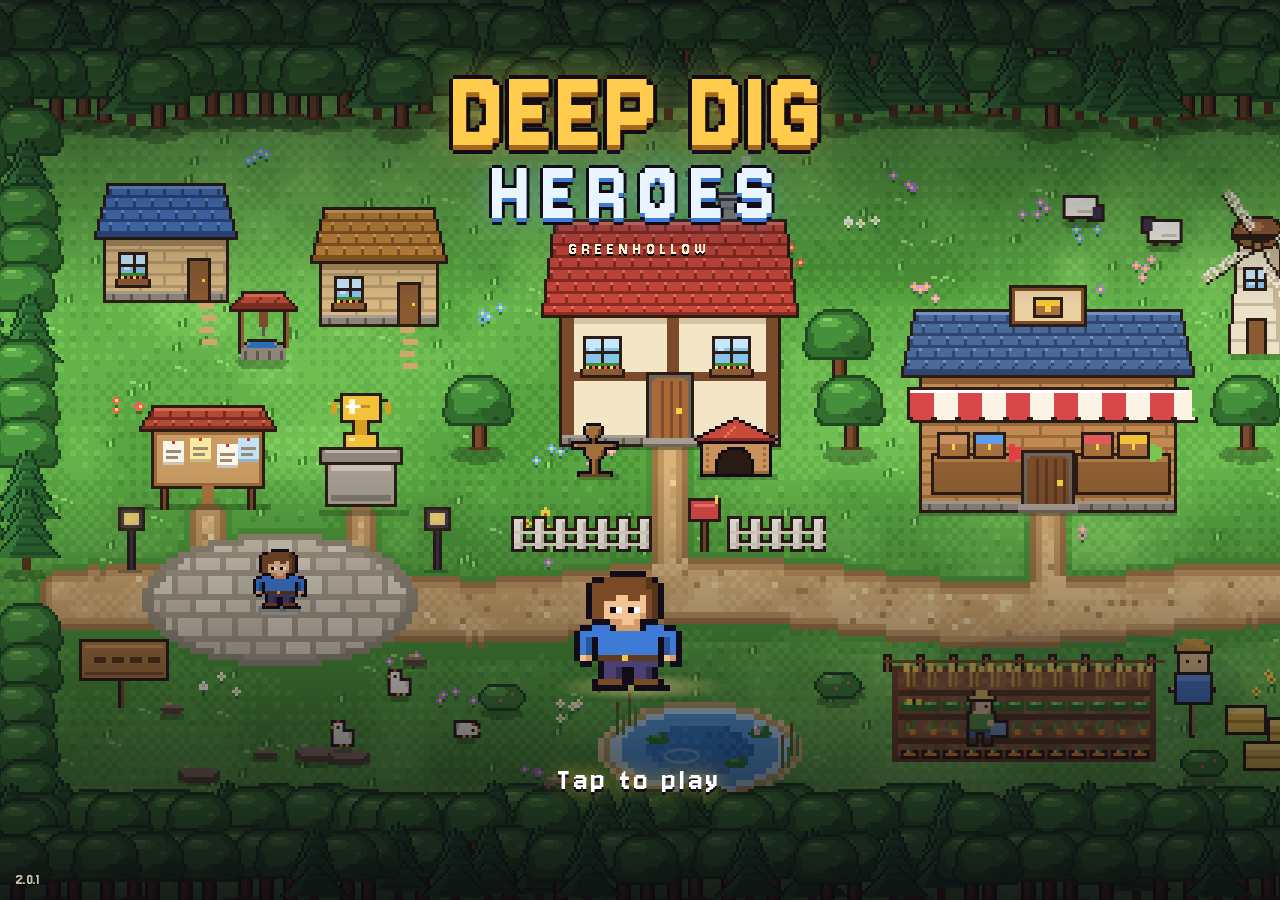
<file: index.html>
<!doctype html>
<html lang="en">
<head>
<meta charset="utf-8">
<meta name="viewport" content="width=device-width,initial-scale=1,viewport-fit=cover,user-scalable=no">
<meta name="theme-color" content="#0d0a12">
<meta name="apple-mobile-web-app-capable" content="yes">
<meta name="mobile-web-app-capable" content="yes">
<meta name="apple-mobile-web-app-status-bar-style" content="black-translucent">
<meta name="apple-mobile-web-app-title" content="Deep Dig">
<meta name="description" content="Pixel-art mining idle game where tapping monsters powers your strikes. Works offline.">
<link rel="manifest" href="manifest.json">
<link rel="icon" type="image/png" sizes="192x192" href="icons/icon-192.png">
<link rel="apple-touch-icon" href="icons/apple-touch-icon.png">
<title>Deep Dig Heroes</title>
<link rel="stylesheet" href="style.css?v=2.0.1">
<script>
  // Safety net: if an update ever arrives half-loaded and the game can't start, offer a one-tap
  // repair instead of a black screen. It clears the offline copy only; the save is untouched.
  setTimeout(function () {
    if (window.DDH_BOOTED) return;
    var d = document.createElement('div');
    d.setAttribute('style', 'position:fixed;inset:auto 16px 40% 16px;z-index:99;padding:16px;background:#1b1426;border:2px solid #ffcc4d;color:#f2e9d8;font:18px sans-serif;text-align:center');
    d.innerHTML = '<p style="margin:0 0 10px">The game update did not finish loading.</p>' +
      '<button style="font:inherit;padding:10px 16px;background:#ffcc4d;color:#1b1426;border:0">Repair and reload</button>' +
      '<p style="margin:10px 0 0;font-size:14px;opacity:.75">Your progress is safe.</p>';
    d.querySelector('button').onclick = function () {
      var go = function () { location.reload(); };
      var clear = window.caches ? caches.keys().then(function (ks) { return Promise.all(ks.map(function (k) { return caches.delete(k); })); }) : Promise.resolve();
      clear.then(function () {
        return navigator.serviceWorker ? navigator.serviceWorker.getRegistrations().then(function (rs) { return Promise.all(rs.map(function (r) { return r.unregister(); })); }) : 0;
      }).then(go, go);
    };
    document.body.appendChild(d);
  }, 6000);
</script>
</head>
<body>
<div id="app">
  <header id="hud">
    <div class="hud-top">
      <div class="hud-row">
        <div class="res coins"><img class="ic" data-icon="coin" alt="Coins"><b id="hCoins">0</b></div>
        <div class="res"><img class="ic" data-icon="key" alt="Keys"><b id="hKeys">0</b></div>
        <div class="res"><img class="ic" data-icon="core" alt="Cores"><b id="hCores">0</b></div>
        <div class="res"><img class="ic" data-icon="scrap" alt="Scrap"><b id="hScrap">0</b></div>
      </div>
      <span class="hudbtns">
        <button id="fbBtn" class="hudbtn" data-fb="open" aria-label="Feedback"><span>F</span><i class="dot"></i></button>
        <button id="setBtn" class="hudbtn" data-go="more" aria-label="Settings"><img class="ic" data-icon="cog" alt=""><i class="dot"></i></button>
      </span>
    </div>
    <div class="hud-row">
      <span class="lvl">Lv <b id="hLvl">1</b></span>
      <div class="xpbar" title="XP to next level"><i id="hXp"></i></div>
      <span class="dps">DPS <b id="hDps">0</b></span>
    </div>
  </header>

  <div id="screenbar" hidden>
    <button id="homeBtn" class="btn small" aria-label="Back to the world">◂ World</button>
    <b id="screenTitle"></b>
  </div>

  <div id="stage">
    <canvas id="cv" width="320" height="192" aria-label="Your miner fighting in the mine"></canvas>
  </div>

  <div id="floorbar">
    <button id="fUp" class="fbtn" aria-label="Go up one floor">▲</button>
    <div class="finfo"><b id="fName">B1</b><span id="fBiome">Topsoil</span></div>
    <button id="fDown" class="fbtn" aria-label="Go down one floor">▼</button>
    <button id="fAuto" class="chip on" aria-pressed="true">Auto</button>
    <button id="fFight" class="chip hot" hidden>Fight<span class="xs-hide"> boss</span></button>
    <button id="fBoss" class="chip hot" hidden>Retry<span class="xs-hide"> boss</span></button>
    <button id="fSail" class="chip sail" hidden>⛵ <span id="fSailTo">Sail on</span></button>
    <button id="fPrestige" class="chip glow" hidden>Prestige</button>
  </div>

  <main id="panel">
    <section id="tab-island" class="tab" hidden></section>
    <section id="tab-fight" class="tab" hidden>
      <div id="ticker" class="ticker" aria-live="polite"></div>
      <div id="combocard" class="card mathcard">
        <div class="mathmeta">
          <span id="cMult" class="mult zero">×1.00</span>
          <div class="streakbar" title="Combo"><i id="cFill"></i></div>
          <span id="cStreak" class="num">0/20</span>
          <span id="cShield" class="shield" hidden></span>
          <span id="cFresh" class="shield fresh" hidden></span>
          <span id="cRush" class="shield rush" hidden></span>
          <span id="cPace" class="num pace" title="Tap pad pace: it adjusts to you">Pace 0%</span>
        </div>
      </div>
      <div id="tappad" class="tappad" aria-label="Tap the monsters before their ring closes"></div>
      <div id="arena" class="arena"></div>
    </section>
    <section id="tab-forge" class="tab" hidden></section>
    <section id="tab-skills" class="tab" hidden></section>
    <section id="tab-cases" class="tab" hidden></section>
    <section id="tab-bag" class="tab" hidden></section>
    <section id="tab-quests" class="tab" hidden></section>
    <section id="tab-more" class="tab" hidden></section>
  </main>

</div>

<div id="toasts" aria-live="polite"></div>
<div id="modal" hidden><div class="sheet" role="dialog" aria-modal="true"></div></div>

<script src="js/version.js?v=2.0.1"></script>
<script src="js/util.js?v=2.0.1"></script>
<script src="js/data.js?v=2.0.1"></script>
<script src="js/sprites.js?v=2.0.1"></script>
<script src="js/engine.js?v=2.0.1"></script>
<script src="js/backup.js?v=2.0.1"></script>
<script src="js/audio.js?v=2.0.1"></script>
<script src="js/ambience.js?v=2.0.1"></script>
<script src="js/render.js?v=2.0.1"></script>
<script src="js/ui.js?v=2.0.1"></script>
<script src="js/island.js?v=2.0.1"></script>
<script src="js/rooms.js?v=2.0.1"></script>
<script src="js/title.js?v=2.0.1"></script>
<script src="js/minigames.js?v=2.0.1"></script>
<script src="js/feedback.js?v=2.0.1"></script>
<script src="js/leaderboard.js?v=2.0.1"></script>
<script src="js/telemetry.js?v=2.0.1"></script>
<script src="js/tappad.js?v=2.0.1"></script>
<script src="js/main.js?v=2.0.1"></script>
</body>
</html>
</file>
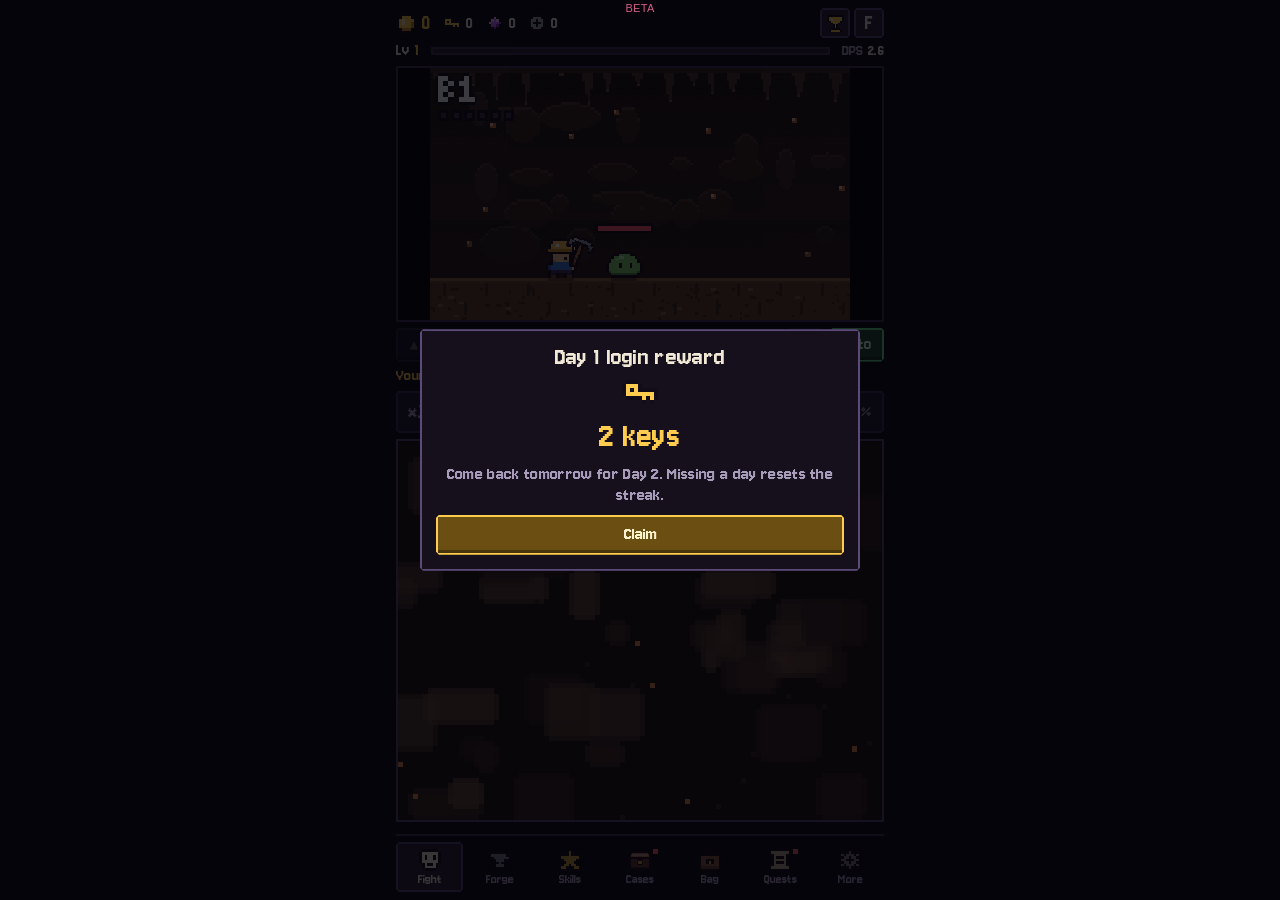
<file: beta/index.html>
<!doctype html>
<html lang="en">
<head>
<meta charset="utf-8">
<meta name="viewport" content="width=device-width,initial-scale=1,viewport-fit=cover,user-scalable=no">
<meta name="theme-color" content="#0d0a12">
<meta name="apple-mobile-web-app-capable" content="yes">
<meta name="mobile-web-app-capable" content="yes">
<meta name="apple-mobile-web-app-status-bar-style" content="black-translucent">
<meta name="apple-mobile-web-app-title" content="Dig BETA">
<meta name="description" content="Pixel-art mining idle game where tapping monsters powers your strikes. Works offline.">
<link rel="manifest" href="manifest.json">
<link rel="icon" type="image/png" sizes="192x192" href="icons/icon-192.png">
<link rel="apple-touch-icon" href="icons/apple-touch-icon.png">
<title>Deep Dig Heroes BETA</title>
<link rel="stylesheet" href="style.css?v=1.13.15-beta">
<script>
  // Safety net: if an update ever arrives half-loaded and the game can't start, offer a one-tap
  // repair instead of a black screen. It clears the offline copy only; the save is untouched.
  setTimeout(function () {
    if (window.DDH_BOOTED) return;
    var d = document.createElement('div');
    d.setAttribute('style', 'position:fixed;inset:auto 16px 40% 16px;z-index:99;padding:16px;background:#1b1426;border:2px solid #ffcc4d;color:#f2e9d8;font:18px sans-serif;text-align:center');
    d.innerHTML = '<p style="margin:0 0 10px">The game update did not finish loading.</p>' +
      '<button style="font:inherit;padding:10px 16px;background:#ffcc4d;color:#1b1426;border:0">Repair and reload</button>' +
      '<p style="margin:10px 0 0;font-size:14px;opacity:.75">Your progress is safe.</p>';
    d.querySelector('button').onclick = function () {
      var go = function () { location.reload(); };
      var clear = window.caches ? caches.keys().then(function (ks) { return Promise.all(ks.map(function (k) { return caches.delete(k); })); }) : Promise.resolve();
      clear.then(function () {
        return navigator.serviceWorker ? navigator.serviceWorker.getRegistrations().then(function (rs) { return Promise.all(rs.map(function (r) { return r.unregister(); })); }) : 0;
      }).then(go, go);
    };
    document.body.appendChild(d);
  }, 6000);
</script>
</head>
<body>
<div id="app">
  <header id="hud">
    <div class="hud-top">
      <div class="hud-row">
        <div class="res coins"><img class="ic" data-icon="coin" alt="Coins"><b id="hCoins">0</b></div>
        <div class="res"><img class="ic" data-icon="key" alt="Keys"><b id="hKeys">0</b></div>
        <div class="res"><img class="ic" data-icon="core" alt="Cores"><b id="hCores">0</b></div>
        <div class="res"><img class="ic" data-icon="scrap" alt="Scrap"><b id="hScrap">0</b></div>
      </div>
      <span class="hudbtns">
        <button id="lbBtn" class="hudbtn" data-lb="open" aria-label="Leaderboard"><img class="ic" data-icon="trophy" alt=""></button>
        <button id="fbBtn" class="hudbtn" data-fb="open" aria-label="Feedback"><span>F</span><i class="dot"></i></button>
      </span>
    </div>
    <div class="hud-row">
      <span class="lvl">Lv <b id="hLvl">1</b></span>
      <div class="xpbar" title="XP to next level"><i id="hXp"></i></div>
      <span class="dps">DPS <b id="hDps">0</b></span>
    </div>
  </header>

  <div id="stage">
    <canvas id="cv" width="320" height="192" aria-label="Your miner fighting in the mine"></canvas>
  </div>

  <div id="floorbar">
    <button id="fUp" class="fbtn" aria-label="Go up one floor">▲</button>
    <div class="finfo"><b id="fName">B1</b><span id="fBiome">Topsoil</span></div>
    <button id="fDown" class="fbtn" aria-label="Go down one floor">▼</button>
    <button id="fAuto" class="chip on" aria-pressed="true">Auto</button>
    <button id="fFight" class="chip hot" hidden>Fight<span class="xs-hide"> boss</span></button>
    <button id="fBoss" class="chip hot" hidden>Retry<span class="xs-hide"> boss</span></button>
    <button id="fPrestige" class="chip glow" hidden>Prestige</button>
  </div>

  <main id="panel">
    <section id="tab-fight" class="tab">
      <div id="ticker" class="ticker" aria-live="polite"></div>
      <div id="combocard" class="card mathcard">
        <div class="mathmeta">
          <span id="cMult" class="mult zero">×1.00</span>
          <div class="streakbar" title="Combo"><i id="cFill"></i></div>
          <span id="cStreak" class="num">0/20</span>
          <span id="cShield" class="shield" hidden></span>
          <span id="cFresh" class="shield fresh" hidden></span>
          <span id="cRush" class="shield rush" hidden></span>
          <span id="cPace" class="num pace" title="Tap pad pace: it adjusts to you">Pace 0%</span>
        </div>
      </div>
      <div id="tappad" class="tappad" aria-label="Tap the monsters before their ring closes"></div>
      <div id="arena" class="arena"></div>
    </section>
    <section id="tab-forge" class="tab" hidden></section>
    <section id="tab-skills" class="tab" hidden></section>
    <section id="tab-cases" class="tab" hidden></section>
    <section id="tab-bag" class="tab" hidden></section>
    <section id="tab-quests" class="tab" hidden></section>
    <section id="tab-more" class="tab" hidden></section>
  </main>

  <nav id="tabs" aria-label="Game sections">
    <button data-tab="fight" class="on"><img data-icon="skull" alt=""><span>Fight</span><i class="dot"></i></button>
    <button data-tab="forge"><img data-icon="anvil" alt=""><span>Forge</span><i class="dot"></i></button>
    <button data-tab="skills"><img data-icon="star" alt=""><span>Skills</span><i class="dot"></i></button>
    <button data-tab="cases"><img data-icon="chest" alt=""><span>Cases</span><i class="dot"></i></button>
    <button data-tab="bag"><img data-icon="bag" alt=""><span>Bag</span><i class="dot"></i></button>
    <button data-tab="quests"><img data-icon="scroll" alt=""><span>Quests</span><i class="dot"></i></button>
    <button data-tab="more"><img data-icon="cog" alt=""><span>More</span><i class="dot"></i></button>
  </nav>
</div>

<div id="toasts" aria-live="polite"></div>
<div id="modal" hidden><div class="sheet" role="dialog" aria-modal="true"></div></div>

<script src="js/version.js?v=1.13.15-beta"></script>
<script src="js/beta.js?v=1.13.15-beta"></script>
<script src="js/util.js?v=1.13.15-beta"></script>
<script src="js/data.js?v=1.13.15-beta"></script>
<script src="js/sprites.js?v=1.13.15-beta"></script>
<script src="js/engine.js?v=1.13.15-beta"></script>
<script src="js/backup.js?v=1.13.15-beta"></script>
<script src="js/audio.js?v=1.13.15-beta"></script>
<script src="js/render.js?v=1.13.15-beta"></script>
<script src="js/ui.js?v=1.13.15-beta"></script>
<script src="js/minigames.js?v=1.13.15-beta"></script>
<script src="js/feedback.js?v=1.13.15-beta"></script>
<script src="js/leaderboard.js?v=1.13.15-beta"></script>
<script src="js/telemetry.js?v=1.13.15-beta"></script>
<script src="js/tappad.js?v=1.13.15-beta"></script>
<script src="js/main.js?v=1.13.15-beta"></script>
</body>
</html>
</file>
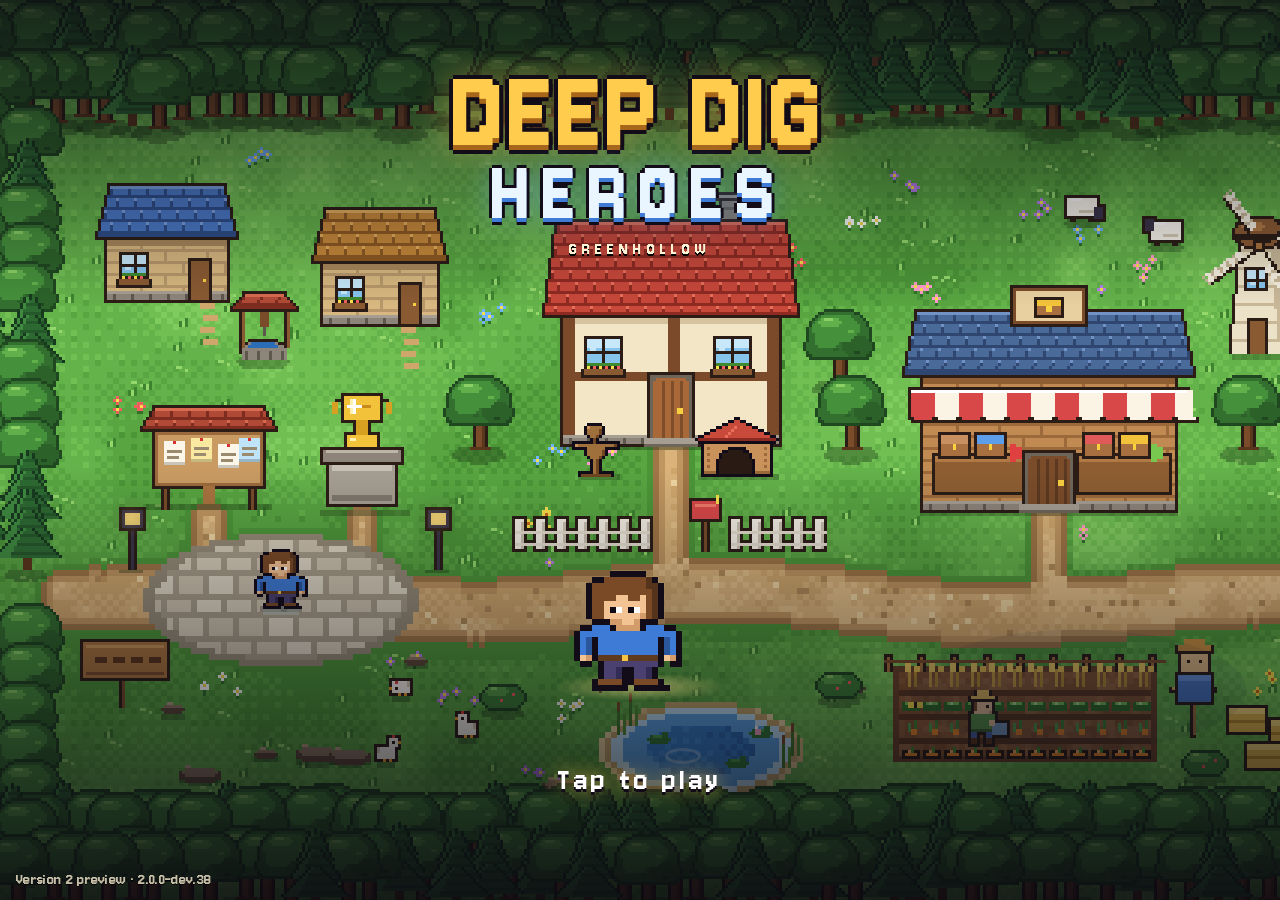
<file: v2/index.html>
<!doctype html>
<html lang="en">
<head>
<meta charset="utf-8">
<meta name="viewport" content="width=device-width,initial-scale=1,viewport-fit=cover,user-scalable=no">
<meta name="theme-color" content="#0d0a12">
<meta name="apple-mobile-web-app-capable" content="yes">
<meta name="mobile-web-app-capable" content="yes">
<meta name="apple-mobile-web-app-status-bar-style" content="black-translucent">
<meta name="apple-mobile-web-app-title" content="Dig V2">
<meta name="description" content="Pixel-art mining idle game where tapping monsters powers your strikes. Works offline.">
<link rel="manifest" href="manifest.json">
<link rel="icon" type="image/png" sizes="192x192" href="icons/icon-192.png">
<link rel="apple-touch-icon" href="icons/apple-touch-icon.png">
<title>Deep Dig Heroes V2</title>
<link rel="stylesheet" href="style.css?v=2.0.0-dev.38">
<script>
  // Safety net: if an update ever arrives half-loaded and the game can't start, offer a one-tap
  // repair instead of a black screen. It clears the offline copy only; the save is untouched.
  setTimeout(function () {
    if (window.DDH_BOOTED) return;
    var d = document.createElement('div');
    d.setAttribute('style', 'position:fixed;inset:auto 16px 40% 16px;z-index:99;padding:16px;background:#1b1426;border:2px solid #ffcc4d;color:#f2e9d8;font:18px sans-serif;text-align:center');
    d.innerHTML = '<p style="margin:0 0 10px">The game update did not finish loading.</p>' +
      '<button style="font:inherit;padding:10px 16px;background:#ffcc4d;color:#1b1426;border:0">Repair and reload</button>' +
      '<p style="margin:10px 0 0;font-size:14px;opacity:.75">Your progress is safe.</p>';
    d.querySelector('button').onclick = function () {
      var go = function () { location.reload(); };
      var clear = window.caches ? caches.keys().then(function (ks) { return Promise.all(ks.map(function (k) { return caches.delete(k); })); }) : Promise.resolve();
      clear.then(function () {
        return navigator.serviceWorker ? navigator.serviceWorker.getRegistrations().then(function (rs) { return Promise.all(rs.map(function (r) { return r.unregister(); })); }) : 0;
      }).then(go, go);
    };
    document.body.appendChild(d);
  }, 6000);
</script>
</head>
<body>
<div id="app">
  <header id="hud">
    <div class="hud-top">
      <div class="hud-row">
        <div class="res coins"><img class="ic" data-icon="coin" alt="Coins"><b id="hCoins">0</b></div>
        <div class="res"><img class="ic" data-icon="key" alt="Keys"><b id="hKeys">0</b></div>
        <div class="res"><img class="ic" data-icon="core" alt="Cores"><b id="hCores">0</b></div>
        <div class="res"><img class="ic" data-icon="scrap" alt="Scrap"><b id="hScrap">0</b></div>
      </div>
      <span class="hudbtns">
        <button id="fbBtn" class="hudbtn" data-fb="open" aria-label="Feedback"><span>F</span><i class="dot"></i></button>
        <button id="setBtn" class="hudbtn" data-go="more" aria-label="Settings"><img class="ic" data-icon="cog" alt=""><i class="dot"></i></button>
      </span>
    </div>
    <div class="hud-row">
      <span class="lvl">Lv <b id="hLvl">1</b></span>
      <div class="xpbar" title="XP to next level"><i id="hXp"></i></div>
      <span class="dps">DPS <b id="hDps">0</b></span>
    </div>
  </header>

  <div id="screenbar" hidden>
    <button id="homeBtn" class="btn small" aria-label="Back to the world">◂ World</button>
    <b id="screenTitle"></b>
  </div>

  <div id="stage">
    <canvas id="cv" width="320" height="192" aria-label="Your miner fighting in the mine"></canvas>
  </div>

  <div id="floorbar">
    <button id="fUp" class="fbtn" aria-label="Go up one floor">▲</button>
    <div class="finfo"><b id="fName">B1</b><span id="fBiome">Topsoil</span></div>
    <button id="fDown" class="fbtn" aria-label="Go down one floor">▼</button>
    <button id="fAuto" class="chip on" aria-pressed="true">Auto</button>
    <button id="fFight" class="chip hot" hidden>Fight<span class="xs-hide"> boss</span></button>
    <button id="fBoss" class="chip hot" hidden>Retry<span class="xs-hide"> boss</span></button>
    <button id="fSail" class="chip sail" hidden>⛵ <span id="fSailTo">Sail on</span></button>
    <button id="fPrestige" class="chip glow" hidden>Prestige</button>
  </div>

  <main id="panel">
    <section id="tab-island" class="tab" hidden></section>
    <section id="tab-fight" class="tab" hidden>
      <div id="ticker" class="ticker" aria-live="polite"></div>
      <div id="combocard" class="card mathcard">
        <div class="mathmeta">
          <span id="cMult" class="mult zero">×1.00</span>
          <div class="streakbar" title="Combo"><i id="cFill"></i></div>
          <span id="cStreak" class="num">0/20</span>
          <span id="cShield" class="shield" hidden></span>
          <span id="cFresh" class="shield fresh" hidden></span>
          <span id="cRush" class="shield rush" hidden></span>
          <span id="cPace" class="num pace" title="Tap pad pace: it adjusts to you">Pace 0%</span>
        </div>
      </div>
      <div id="tappad" class="tappad" aria-label="Tap the monsters before their ring closes"></div>
      <div id="arena" class="arena"></div>
    </section>
    <section id="tab-forge" class="tab" hidden></section>
    <section id="tab-skills" class="tab" hidden></section>
    <section id="tab-cases" class="tab" hidden></section>
    <section id="tab-bag" class="tab" hidden></section>
    <section id="tab-quests" class="tab" hidden></section>
    <section id="tab-more" class="tab" hidden></section>
  </main>

</div>

<div id="toasts" aria-live="polite"></div>
<div id="modal" hidden><div class="sheet" role="dialog" aria-modal="true"></div></div>

<script src="js/version.js?v=2.0.0-dev.38"></script>
<script src="js/v2.js?v=2.0.0-dev.38"></script>
<script src="js/util.js?v=2.0.0-dev.38"></script>
<script src="js/data.js?v=2.0.0-dev.38"></script>
<script src="js/sprites.js?v=2.0.0-dev.38"></script>
<script src="js/engine.js?v=2.0.0-dev.38"></script>
<script src="js/backup.js?v=2.0.0-dev.38"></script>
<script src="js/audio.js?v=2.0.0-dev.38"></script>
<script src="js/ambience.js?v=2.0.0-dev.38"></script>
<script src="js/render.js?v=2.0.0-dev.38"></script>
<script src="js/ui.js?v=2.0.0-dev.38"></script>
<script src="js/island.js?v=2.0.0-dev.38"></script>
<script src="js/rooms.js?v=2.0.0-dev.38"></script>
<script src="js/title.js?v=2.0.0-dev.38"></script>
<script src="js/minigames.js?v=2.0.0-dev.38"></script>
<script src="js/feedback.js?v=2.0.0-dev.38"></script>
<script src="js/leaderboard.js?v=2.0.0-dev.38"></script>
<script src="js/telemetry.js?v=2.0.0-dev.38"></script>
<script src="js/tappad.js?v=2.0.0-dev.38"></script>
<script src="js/main.js?v=2.0.0-dev.38"></script>
</body>
</html>
</file>
<file: style.css>
/* Jersey 10: SIL Open Font License 1.1, see fonts/OFL.txt */
@font-face {
  font-family: "Jersey 10";
  src: url("fonts/Jersey10-latin.woff2") format("woff2");
  font-display: swap;
  size-adjust: 128%;
}

:root {
  /* Layout: one phone-height column. HUD, pixel stage, floor bar, active panel, tab bar. */
  --ink: #0d0a12;
  --bg: #15101c;
  --panel: #1e1828;
  --raise: #2a2138;
  --line: #3e3152;
  --line-hi: #5c4a79;
  --fg: #f1e8d6;
  --dim: #a99cbb;
  --gold: #ffcc4d;
  --gold-deep: #6b4f12;
  --good: #63e28a;
  --bad: #ff5d6c;
  --info: #62c9ff;
  --r0: #a7adbb;
  --r1: #4aa8ff;
  --r2: #b76dff;
  --r3: #ffb52e;
  --r4: #ff4d6d;
  --r5: #2ff0c4;
  --r6: #fff4a8;
  --r7: #7fd4ff;
  --r8: #ff6bd6;
  --r9: #9b6bff;
  --r10: #ffffff;
  --g7: #7fd4ff, #ffffff, #b8a6ff, #7fd4ff;
  --g8: #ff6bd6, #7f6bff, #3be8ff, #ff6bd6;
  --g9: #ffd27a, #9b6bff, #5a2fa0, #ffd27a;
  --g10: #ff4d4d, #ffb84d, #fff34d, #4dff88, #4dd2ff, #a64dff, #ff4dd2, #ff4d4d;
  --brawler: #ff6b5a;
  --tycoon: #ffcc4d;
  --gambler: #b76dff;
  --font: "Jersey 10", ui-monospace, "SFMono-Regular", Menlo, Consolas, monospace;
  --notch: polygon(3px 0, calc(100% - 3px) 0, 100% 3px, 100% calc(100% - 3px), calc(100% - 3px) 100%, 3px 100%, 0 calc(100% - 3px), 0 3px);
  color-scheme: dark;
  padding-top: env(safe-area-inset-top, 0px);
  padding-bottom: env(safe-area-inset-bottom, 0px);
  box-sizing: border-box;
  height: 100%;
  background: var(--ink);
}

*, *::before, *::after { box-sizing: border-box; }
[hidden] { display: none !important; }

body {
  font-synthesis: none;
  letter-spacing: .02em;
  height: 100%;
  margin: 0;
  background: var(--ink);
  color: var(--fg);
  font: 16px/1.25 var(--font);
  overflow: hidden;
  overscroll-behavior: none;
  -webkit-user-select: none;
  user-select: none;
  -webkit-tap-highlight-color: transparent;
  touch-action: manipulation;
  -webkit-text-size-adjust: 100%;
}

button { font: inherit; color: inherit; }
img.ic { image-rendering: pixelated; image-rendering: crisp-edges; width: 18px; height: auto; flex: none; }
.num { font-variant-numeric: tabular-nums; }

#app {
  height: 100%;
  max-width: 520px;
  margin: 0 auto;
  padding-inline: 16px;
  padding-block: 8px 0;
  display: flex;
  flex-direction: column;
  gap: 6px;
}

/* ---------- HUD ---------- */
#hud { display: flex; flex-direction: column; gap: 4px; flex: none; }
.hud-row { display: flex; flex-wrap: wrap; align-items: center; gap: 2px 12px; min-width: 0; }
.hud-top { display: flex; align-items: center; gap: 8px; min-width: 0; }
/* Narrow phones: tighter counters so they stay on one line next to the two buttons. */
@media (max-width: 400px) {
  .hud-top > .hud-row { gap: 2px 8px; }
  .hud-top .res { gap: 3px; font-size: 14px; }
  .hud-top .res.coins b { font-size: 16px; }
  .hud-top { gap: 6px; }
}
.hud-top > .hud-row { flex: 1 1 auto; }
.res { display: flex; align-items: center; gap: 5px; font-size: 15px; white-space: nowrap; }
.res b { font-weight: 700; font-variant-numeric: tabular-nums; }
.res.coins b { color: var(--gold); font-size: 18px; }
.res.coins img.ic { width: 21px; }
.hud-row .spacer { flex: 1; }
.lvl { font-size: 14px; color: var(--fg); white-space: nowrap; }
.lvl b { color: var(--gold); }
.xpbar { flex: 1; height: 8px; background: var(--raise); border: 2px solid var(--line); position: relative; min-width: 40px; }
.xpbar i { position: absolute; inset: 0 auto 0 0; width: 0; background: linear-gradient(#ffe48a, var(--gold)); }
.dps { font-size: 13px; color: var(--dim); white-space: nowrap; }
.dps b { color: var(--fg); font-variant-numeric: tabular-nums; }
.sp-pill { font-size: 12px; background: var(--brawler); color: #1a0d0b; padding: 1px 5px; font-weight: 700; }

/* ---------- Stage ---------- */
#stage {
  flex: none;
  display: flex;
  justify-content: center;
  background: #000;
  border: 2px solid var(--line);
  position: relative;
}
#cv {
  display: block;
  height: min(calc((100vw - 36px) * 0.6), 28svh, 300px);
  max-height: 300px;
  aspect-ratio: 160 / 96;
  max-width: 100%;
  image-rendering: pixelated;
  touch-action: manipulation;
}
@supports not (height: 1svh) {
  #cv { height: min(calc((100vw - 36px) * 0.6), 28vh, 300px); }
}

/* ---------- Floor bar ---------- */
#floorbar { display: flex; flex-wrap: wrap; align-items: center; gap: 6px; flex: none; min-width: 0; }
.fbtn {
  width: 36px; height: 34px; padding: 0;
  background: var(--raise); border: 2px solid var(--line-hi);
  box-shadow: inset 0 -3px 0 rgba(0,0,0,.35);
  clip-path: var(--notch);
  font-size: 14px; line-height: 1;
}
.fbtn:disabled { opacity: .35; }
/* The label keeps a readable minimum; narrow phones get compact buttons, and as a last resort a chip wraps. */
.finfo { display: flex; flex-direction: column; min-width: 64px; flex: 1; line-height: 1.05; }
#fPrestige { margin-left: auto; }
@media (max-width: 359px) {
  .fbtn { width: 30px; }
  .chip { padding: 0 7px; font-size: 13px; }
  .xs-hide { display: none; }
}
.finfo b { font-size: 17px; white-space: nowrap; overflow: hidden; text-overflow: ellipsis; }
.finfo span { font-size: 12px; color: var(--dim); white-space: nowrap; overflow: hidden; text-overflow: ellipsis; }
.chip {
  height: 34px; padding: 0 10px;
  background: var(--raise); border: 2px solid var(--line-hi);
  box-shadow: inset 0 -3px 0 rgba(0,0,0,.35);
  clip-path: var(--notch);
  font-size: 14px; white-space: nowrap;
}
.chip.on { background: #1f4a2e; border-color: var(--good); color: #d9ffe5; }
.chip.hot { background: #4a1720; border-color: var(--bad); color: #ffe0e3; animation: pulse 1.2s steps(2) infinite; }
.chip.sail { background: #173a5c; border-color: #6ab8ff; color: #e3f2ff; animation: pulse 1.2s steps(2) infinite; }
.chip.glow { background: #3b1d5c; border-color: var(--gambler); color: #f3e3ff; animation: pulse 1.2s steps(2) infinite; }
@keyframes pulse { 50% { filter: brightness(1.35); } }

/* ---------- Panel ---------- */
#panel { flex: 1; min-height: 0; overflow-y: auto; overflow-x: hidden; -webkit-overflow-scrolling: touch; padding-bottom: 6px; }
.tab { display: flex; flex-direction: column; gap: 8px; min-height: 100%; }
.card {
  background: var(--panel);
  border: 2px solid var(--line);
  clip-path: var(--notch);
  padding: 10px;
}
.card h3, .h3 { margin: 0 0 6px; font-size: 15px; font-weight: 700; letter-spacing: .04em; text-transform: uppercase; color: var(--dim); }
.muted { color: var(--dim); }
.small { font-size: 13px; }
.row { display: flex; align-items: center; gap: 8px; min-width: 0; }
.row > .grow { flex: 1; min-width: 0; }
.seg { display: grid; grid-auto-flow: column; grid-auto-columns: 1fr; gap: 4px; }
.seg button {
  min-height: 36px; padding: 4px 6px;
  background: var(--raise); border: 2px solid var(--line);
  clip-path: var(--notch); font-size: 14px;
}
.seg button.on { background: #3a2d52; border-color: var(--line-hi); color: #fff; }

.btn {
  min-height: 40px; padding: 6px 12px;
  background: var(--raise); border: 2px solid var(--line-hi);
  box-shadow: inset 0 -3px 0 rgba(0,0,0,.35);
  clip-path: var(--notch);
  cursor: pointer; font-size: 15px; white-space: nowrap;
  display: inline-flex; align-items: center; justify-content: center; gap: 6px;
}
.btn:active:not(:disabled) { transform: translateY(1px); box-shadow: inset 0 -1px 0 rgba(0,0,0,.35); }
.btn:disabled { opacity: .42; cursor: default; }
.btn.gold { background: var(--gold-deep); border-color: var(--gold); color: #fff3cf; }
.btn.good { background: #1f4a2e; border-color: var(--good); color: #e2ffe9; }
.btn.bad { background: #4a1720; border-color: var(--bad); color: #ffe0e3; }
.btn.purple { background: #3b1d5c; border-color: var(--gambler); color: #f3e3ff; }
.btn.small { min-height: 36px; padding: 3px 8px; font-size: 13px; }
.btn.wide { width: 100%; }
button:focus-visible { outline: 2px solid var(--info); outline-offset: 1px; }

.bar { height: 8px; background: var(--raise); border: 2px solid var(--line); position: relative; }
.bar i { position: absolute; inset: 0 auto 0 0; background: var(--good); }

/* ---------- Fight ---------- */
#tab-fight { gap: 6px; }
.ticker { font-size: 13px; color: var(--dim); min-height: 17px; white-space: nowrap; overflow: hidden; text-overflow: ellipsis; }
.ticker.good { color: var(--good); }
.ticker.bad { color: var(--bad); }
.ticker.gold { color: var(--gold); }
.mathcard { padding: 8px 10px; display: flex; flex-direction: column; gap: 6px; transition: background .15s; }
@keyframes shakeX { 25% { transform: translateX(-4px); } 75% { transform: translateX(4px); } }
@keyframes blink { 50% { opacity: 0; } }
.mathmeta { display: flex; align-items: center; gap: 8px; font-size: 13px; color: var(--dim); }
.mult { font-size: 18px; font-weight: 700; color: var(--gold); min-width: 3.6em; font-variant-numeric: tabular-nums; }
.mult.zero { color: var(--dim); }
.streakbar { flex: 1; height: 8px; background: var(--raise); border: 2px solid var(--line); position: relative; min-width: 30px; }
.streakbar i { position: absolute; inset: 0 auto 0 0; background: linear-gradient(90deg, var(--gold), var(--bad)); }
.streakbar i.fading { animation: blink .6s steps(2) infinite; }
.timer { height: 4px; background: var(--raise); position: relative; }
.timer i { position: absolute; inset: 0 auto 0 0; background: var(--good); }
.timer i.slow { background: var(--info); }
.timer i.late { background: var(--line-hi); }
.skip { min-height: 28px; padding: 2px 8px; font-size: 13px; background: transparent; border: 2px solid var(--line); clip-path: var(--notch); color: var(--dim); }

/* ---------- Lists ---------- */
.list { display: flex; flex-direction: column; gap: 6px; }
.item {
  display: grid; grid-template-columns: 40px 1fr auto; gap: 10px; align-items: center;
  background: var(--panel); border: 2px solid var(--line); clip-path: var(--notch);
  padding: 8px; min-width: 0;
}
.item .ico { width: 40px; height: 40px; display: grid; place-items: center; background: var(--ink); border: 2px solid var(--line); }
.item .ico img { width: 28px; image-rendering: pixelated; }
.item .txt { min-width: 0; }
.item .name { font-weight: 700; font-size: 15px; }
.item .name small { font-weight: 400; color: var(--dim); font-size: 13px; }
.item .desc { font-size: 13px; color: var(--dim); }
.item.locked { opacity: .5; }
.item .buy { min-width: 92px; flex-direction: column; gap: 0; line-height: 1.1; padding: 4px 8px; }
.item .buy small { font-size: 11px; opacity: .85; }
.cost { display: inline-flex; align-items: center; gap: 4px; font-variant-numeric: tabular-nums; }
.cost img { width: 14px; image-rendering: pixelated; }

/* ---------- Skills ---------- */
.branchhead { display: flex; flex-direction: column; gap: 2px; }
.tiers { display: flex; flex-direction: column; gap: 8px; }
.tierlabel { font-size: 12px; color: var(--dim); text-transform: uppercase; letter-spacing: .05em; }
.nodes { display: grid; grid-template-columns: 1fr 1fr; gap: 6px; }
.nodes.one { grid-template-columns: 1fr; }
.node {
  text-align: left; padding: 8px; min-height: 64px;
  background: var(--panel); border: 2px solid var(--line); clip-path: var(--notch);
  display: flex; flex-direction: column; gap: 4px; justify-content: space-between;
}
.node .nn { font-weight: 700; font-size: 14px; }
.node .pips { display: flex; gap: 3px; }
.node .pips i { width: 8px; height: 8px; background: var(--raise); border: 1px solid var(--line-hi); }
.node .pips i.on { background: var(--branch, var(--gold)); border-color: var(--branch, var(--gold)); }
.node.can { border-color: var(--branch, var(--gold)); }
.node.locked { opacity: .45; }
.node.maxed { background: #241d31; }
.node .nd { font-size: 12px; line-height: 1.2; color: var(--dim); }
.node.sel { box-shadow: inset 0 0 0 2px var(--fg); }
.nodeinfo { min-height: 54px; font-size: 14px; }

/* ---------- Cases ---------- */
.casecard { display: grid; grid-template-columns: 56px 1fr; gap: 10px; align-items: center; }
.casecard .chest { width: 56px; height: 48px; display: grid; place-items: center; background: var(--ink); border: 2px solid var(--line); }
.casecard .chest img { width: 42px; image-rendering: pixelated; }
.casebtns { display: flex; flex-wrap: wrap; gap: 6px; margin-top: 6px; }
.casebtns .btn { flex: 1 1 auto; min-width: 0; }
#tab-cases .casebtns { display: grid; grid-template-columns: 1fr 1fr; }
#tab-cases .casebtns .btn.wide, #tab-cases .casebtns .btn:only-child { grid-column: 1 / -1; }
.odds { display: flex; flex-wrap: wrap; gap: 4px 10px; font-size: 13px; }
.odds span { white-space: nowrap; }
.pity { display: grid; grid-template-columns: 1fr 1fr; gap: 8px; font-size: 13px; }

/* ---------- Reel ---------- */
.reelwrap { position: relative; overflow: hidden; height: 112px; background: var(--ink); border: 2px solid var(--line-hi); }
.reel { position: absolute; left: 0; top: 10px; display: flex; gap: 4px; will-change: transform; }
.tile {
  width: 76px; height: 88px; flex: none;
  display: flex; flex-direction: column; align-items: center; justify-content: center; gap: 4px;
  background: var(--panel);
  background: linear-gradient(180deg, color-mix(in srgb, var(--rc) 22%, var(--panel)), var(--panel) 70%);
  border: 2px solid var(--line);
  border: 2px solid color-mix(in srgb, var(--rc) 55%, var(--line));
  border-bottom: 5px solid var(--rc);
  position: relative;
}
.tile img { width: 44px; image-rendering: pixelated; }
.tile small { font-size: 11px; color: var(--dim); }
.tile.win { animation: winpop .5s steps(4) 1 forwards; box-shadow: 0 0 0 3px var(--rc), 0 0 24px var(--rc); z-index: 2; }
@keyframes winpop { 50% { transform: scale(1.12); } 100% { transform: scale(1.06); } }
.marker { position: absolute; top: 0; bottom: 0; left: 50%; width: 2px; margin-left: -1px; background: var(--gold); z-index: 3; box-shadow: 0 0 6px var(--gold); }
.marker::before, .marker::after { content: ""; position: absolute; left: -5px; border: 6px solid transparent; }
.marker::before { top: 0; border-top-color: var(--gold); }
.marker::after { bottom: 0; border-bottom-color: var(--gold); }
.result { display: flex; flex-direction: column; gap: 8px; align-items: stretch; }
.result .rname { font-size: 20px; font-weight: 700; text-align: center; }
.result .rsub { text-align: center; font-size: 13px; color: var(--dim); }
.statline { display: flex; justify-content: space-between; gap: 10px; font-size: 14px; }
.grid10 { display: grid; grid-template-columns: repeat(5, 1fr); gap: 6px; }
.grid10 .tile { width: auto; height: 76px; }
.grid10 .tile img { width: 34px; }
.grid10 .tile.hide { visibility: hidden; }

/* ---------- Bag ---------- */
.eqrow { display: grid; grid-template-columns: repeat(3, 1fr); gap: 6px; }
.eqslot {
  display: flex; flex-direction: column; align-items: center; gap: 3px; padding: 8px 4px; min-height: 96px;
  background: var(--panel); border: 2px solid var(--line); clip-path: var(--notch);
  border-bottom: 4px solid var(--rc, var(--line));
  text-align: center; font-size: 12px;
}
.eqslot img { width: 36px; image-rendering: pixelated; }
.eqslot .sn { font-size: 12px; color: var(--dim); }
.eqslot .sv { font-size: 13px; color: var(--fg); }
.baggrid { display: grid; grid-template-columns: repeat(auto-fill, minmax(58px, 1fr)); gap: 6px; }
.bagtile {
  position: relative; aspect-ratio: 1; max-width: 100%; padding: 0;
  display: grid; place-items: center;
  background: var(--panel);
  background: linear-gradient(180deg, color-mix(in srgb, var(--rc) 18%, var(--panel)), var(--panel));
  border: 2px solid var(--rc);
  border: 2px solid color-mix(in srgb, var(--rc) 60%, var(--line));
  border-bottom: 4px solid var(--rc);
}
.bagtile img { width: 30px; image-rendering: pixelated; }
.bagtile .lv { position: absolute; right: 2px; top: 1px; font-size: 11px; color: var(--fg); }
.bagtile .tr { position: absolute; left: 3px; top: 1px; font-size: 11px; color: var(--dim); }
.bagtile .new { position: absolute; right: -2px; bottom: 2px; font-size: 10px; background: var(--bad); color: #fff; padding: 0 3px; }
.petgrid { display: flex; flex-direction: column; gap: 6px; }
.petrow { display: grid; grid-template-columns: 44px 1fr; gap: 10px; align-items: start; }
.petrow .pic { width: 44px; height: 44px; display: grid; place-items: center; background: var(--ink); border: 2px solid var(--line); }
.petrow .pic img { width: 32px; image-rendering: pixelated; }
.chips { display: flex; flex-wrap: wrap; gap: 4px; margin-top: 4px; }
.pchip {
  min-height: 34px; padding: 2px 8px; font-size: 13px;
  background: var(--raise); background: color-mix(in srgb, var(--rc) 20%, var(--raise)); border: 2px solid var(--rc); clip-path: var(--notch);
}
.pchip.eq { box-shadow: inset 0 0 0 2px var(--fg); }
.petslots { display: grid; grid-template-columns: repeat(4, 1fr); gap: 6px; }
.petslot {
  aspect-ratio: 1; display: grid; place-items: center; position: relative;
  background: var(--panel); border: 2px dashed var(--line); padding: 0;
}
.petslot.full { border-style: solid; border-color: var(--rc); background: var(--panel); background: color-mix(in srgb, var(--rc) 15%, var(--panel)); }
.petslot img { width: 36px; image-rendering: pixelated; }
.petslot.lockedslot { opacity: .35; }
.petslot small { position: absolute; bottom: 2px; font-size: 10px; color: var(--dim); }
.index { display: grid; grid-template-columns: repeat(11, 1fr); gap: 2px; margin-bottom: 3px; }
.index div { aspect-ratio: 1; display: grid; place-items: center; background: var(--ink); border: 2px solid var(--line); border-bottom: 3px solid var(--rc); }
.index div.got { background: var(--raise); background: color-mix(in srgb, var(--rc) 15%, var(--panel)); }
.index img { width: 70%; image-rendering: pixelated; }

/* ---------- Quests ---------- */
.days { display: grid; grid-template-columns: repeat(7, 1fr); gap: 4px; }
.day { display: flex; flex-direction: column; align-items: center; gap: 2px; padding: 6px 2px; background: var(--ink); border: 2px solid var(--line); font-size: 10px; text-align: center; min-height: 64px; }
.day b { font-size: 12px; }
.day img { width: 18px; image-rendering: pixelated; }
.day.done { opacity: .45; }
.day.today { border-color: var(--gold); background: #2c2210; }
.quest { display: grid; grid-template-columns: 1fr auto; gap: 8px; align-items: center; }
.quest .bar { margin-top: 4px; }
.ach { display: grid; grid-template-columns: 1fr auto; gap: 8px; align-items: center; padding: 8px; background: var(--panel); border: 2px solid var(--line); clip-path: var(--notch); }
.ach.ready { border-color: var(--gold); }
.ach.claimed { opacity: .5; }
.ach .an { font-weight: 700; font-size: 14px; }
.ach .ad { font-size: 12px; color: var(--dim); }

/* ---------- More ---------- */
.stats { display: grid; grid-template-columns: 1fr auto; gap: 4px 10px; font-size: 14px; }
.stats span:nth-child(even) { text-align: right; font-variant-numeric: tabular-nums; }
.setting { display: grid; grid-template-columns: 1fr auto; gap: 8px; align-items: center; padding: 6px 0; border-bottom: 1px solid var(--line); font-size: 14px; }
.setting:last-child { border-bottom: 0; }
.setting .seg { grid-auto-columns: minmax(44px, auto); }
.toggle { min-width: 64px; min-height: 34px; background: var(--raise); border: 2px solid var(--line); clip-path: var(--notch); font-size: 13px; }
.toggle.on { background: #1f4a2e; border-color: var(--good); }
textarea {
  width: 100%; min-height: 84px; resize: vertical;
  background: var(--ink); color: var(--fg); border: 2px solid var(--line);
  font: 12px/1.3 ui-monospace, Menlo, Consolas, monospace; padding: 6px;
  -webkit-user-select: text; user-select: text;
}
input[type="text"] {
  width: 100%; min-height: 38px; background: var(--ink); color: var(--fg); border: 2px solid var(--line);
  font: inherit; padding: 4px 8px; -webkit-user-select: text; user-select: text;
}
.prestige-card { border-color: var(--gambler); background: #1f1530; }
.prestige-card .big { font-size: 26px; font-weight: 700; color: var(--gambler); }

/* ---------- Tabs ---------- */
#tabs {
  flex: none; display: grid; grid-template-columns: repeat(7, 1fr); gap: 3px;
  padding-block: 6px 8px; border-top: 2px solid var(--line); background: var(--ink);
}
#tabs button {
  position: relative; display: flex; flex-direction: column; align-items: center; gap: 2px;
  padding: 5px 0 3px; min-height: 48px; background: transparent; border: 2px solid transparent;
  clip-path: var(--notch); color: var(--dim); font-size: 11px;
}
#tabs button img { width: 22px; height: 22px; object-fit: contain; image-rendering: pixelated; opacity: .75; }
#tabs button.on { background: var(--raise); border-color: var(--line-hi); color: var(--fg); }
#tabs button.on img { opacity: 1; }
#tabs .dot { position: absolute; top: 3px; right: 18%; width: 9px; height: 9px; background: var(--bad); border: 2px solid var(--ink); display: none; }
#tabs .dot.show { display: block; animation: pulse 1s steps(2) infinite; }

/* ---------- Modal and toasts ---------- */
#modal { position: fixed; inset: 0; z-index: 50; display: grid; place-items: center; padding: 16px; background: rgba(5, 3, 9, .78); }
#modal .sheet {
  position: relative;
  width: min(100%, 440px); max-height: calc(100% - 16px); overflow-y: auto;
  background: var(--bg); border: 2px solid var(--line-hi); clip-path: var(--notch);
  padding: 14px; display: flex; flex-direction: column; gap: 10px;
}
#modal h2 { margin: 0; font-size: 20px; text-align: center; text-wrap: balance; }
#modal p { margin: 0; font-size: 15px; line-height: 1.35; }
.mbtns { display: flex; flex-wrap: wrap; gap: 8px; }
.mbtns .btn { flex: 1 1 120px; }
.kv { display: grid; grid-template-columns: 1fr auto; gap: 4px 12px; font-size: 15px; }
.kv span:nth-child(even) { text-align: right; font-variant-numeric: tabular-nums; }
.big-gain { font-size: 28px; font-weight: 700; color: var(--gold); text-align: center; }
#toasts { position: fixed; left: 50%; top: calc(env(safe-area-inset-top, 0px) + 8px); transform: translateX(-50%); z-index: 60; display: flex; flex-direction: column; gap: 6px; width: min(92vw, 420px); pointer-events: none; }
.toast {
  background: var(--bg); border: 2px solid var(--line-hi); clip-path: var(--notch);
  padding: 8px 12px; font-size: 14px; display: flex; gap: 8px; align-items: center;
  animation: toastIn .18s steps(3);
}
.toast img { width: 20px; image-rendering: pixelated; }
.toast.gold { border-color: var(--gold); }
.toast.good { border-color: var(--good); }
.toast.bad { border-color: var(--bad); }
.toast.purple { border-color: var(--gambler); }
@keyframes toastIn { from { transform: translateY(-8px); opacity: 0; } }

.rc0 { --rc: var(--r0); } .rc1 { --rc: var(--r1); } .rc2 { --rc: var(--r2); } .rc3 { --rc: var(--r3); } .rc4 { --rc: var(--r4); }
.rc5 { --rc: var(--r5); } .rc6 { --rc: var(--r6); } .rc7 { --rc: var(--r7); } .rc8 { --rc: var(--r8); } .rc9 { --rc: var(--r9); } .rc10 { --rc: var(--r10); }
.tc0 { color: var(--r0); } .tc1 { color: var(--r1); } .tc2 { color: var(--r2); } .tc3 { color: var(--r3); } .tc4 { color: var(--r4); }
.tc5 { color: var(--r5); } .tc6 { color: var(--r6); } .tc7 { color: var(--r7); } .tc8 { color: var(--r8); } .tc9 { color: var(--r9); } .tc10 { color: var(--r10); }

/* Rarity effects grow with the tier: Mythic+ items glow, Exotic+ pulse, Celestial+ get a moving
   multi-color background and name, Singularity cycles through the whole rainbow. */
:is(.tile, .bagtile, .index div, .pchip, .ptile):is(.rc4, .rc5, .rc6, .rc7, .rc8, .rc9, .rc10) img { filter: drop-shadow(0 0 3px var(--rc)); }
:is(.tile, .bagtile, .index div.got, .pchip, .ptile):is(.rc5, .rc6, .rc7, .rc8, .rc9, .rc10) { box-shadow: 0 0 10px -2px var(--rc), inset 0 0 12px -6px var(--rc); }
:is(.tile, .bagtile, .index div, .ptile):is(.rc5, .rc6, .rc7, .rc8, .rc9, .rc10) img { animation: rarityPulse 1.6s ease-in-out infinite; }
.rc7 { --grad: var(--g7); } .rc8 { --grad: var(--g8); } .rc9 { --grad: var(--g9); } .rc10 { --grad: var(--g10); }
:is(.tile, .bagtile, .index div.got, .ptile):is(.rc7, .rc8, .rc9, .rc10) {
  background: linear-gradient(120deg, var(--grad));
  background-size: 300% 300%;
  animation: rarityShift 4s linear infinite;
  border-color: var(--rc);
}
:is(.tile, .bagtile, .index div.got, .ptile):is(.rc7, .rc8, .rc9, .rc10)::before {
  content: ''; position: absolute; inset: 0; background: rgba(13, 9, 20, .62); pointer-events: none;
}
:is(.tile, .bagtile, .index div.got, .ptile):is(.rc7, .rc8, .rc9, .rc10) > :is(img, small) { position: relative; }
:is(.tile, .bagtile) > :is(.odds-tag, .wear-tag, .lv, .tr, .new) { z-index: 1; }
.rc10:is(.tile, .bagtile, .index div.got, .ptile) img { animation: rarityPulse 1.6s ease-in-out infinite, rainbowSpin 3s linear infinite; }
.tc7, .tc8, .tc9, .tc10 {
  background: linear-gradient(90deg, var(--grad));
  background-size: 300% 100%;
  -webkit-background-clip: text; background-clip: text; color: transparent;
  animation: rarityShift 3s linear infinite;
}
.tc7 { --grad: var(--g7); } .tc8 { --grad: var(--g8); } .tc9 { --grad: var(--g9); } .tc10 { --grad: var(--g10); }
.tc5, .tc6 { text-shadow: 0 0 6px var(--r5); }
.tc6 { text-shadow: 0 0 8px #fff4a8; }
@keyframes rarityPulse { 50% { filter: drop-shadow(0 0 6px var(--rc)) brightness(1.25); } }
@keyframes rarityShift { from { background-position: 0% 50%; } to { background-position: 300% 50%; } }
@keyframes rainbowSpin { to { filter: drop-shadow(0 0 5px #fff) hue-rotate(360deg); } }
.tile.tile.win { box-shadow: 0 0 0 3px var(--rc), 0 0 24px var(--rc); }
.tile.win:is(.rc7, .rc8, .rc9, .rc10) { animation: winpop .5s steps(4) 1 forwards, rarityShift 4s linear infinite; }
.index div { position: relative; }
.odds-tag { font-size: 10px; line-height: 1; padding: 1px 3px; background: rgba(0, 0, 0, .45); color: var(--fg); white-space: nowrap; }
.tile .odds-tag { position: absolute; top: 2px; right: 2px; }
.tile .wear-tag { position: absolute; top: 2px; left: 2px; font-size: 10px; color: var(--dim); }

@media (prefers-reduced-motion: reduce) {
  *, *::before, *::after { animation-duration: .01ms !important; animation-iteration-count: 1 !important; transition: none !important; }
}
/* Keep the fight tab on screen on every common phone height. */
@media (max-height: 700px) {
  #cv { height: min(calc((100vw - 36px) * 0.6), 26svh, 300px); }
}
/* Short screens (iPhone SE, browsers with toolbars). */
@media (max-height: 640px) {
  #app { gap: 4px; }
  #cv { height: min(calc((100vw - 36px) * 0.6), 21svh, 300px); }
  .mathcard { padding: 6px 10px; gap: 4px; }
  #tabs { padding-block: 4px 6px; }
  #tabs button { min-height: 40px; }
}
@media (max-height: 580px) {
  #cv { height: min(calc((100vw - 36px) * 0.6), 18svh, 300px); }
  #tab-fight { gap: 4px; }
}
@supports not (height: 1svh) {
  @media (max-height: 700px) { #cv { height: min(calc((100vw - 36px) * 0.6), 26vh, 300px); } }
  @media (max-height: 640px) { #cv { height: min(calc((100vw - 36px) * 0.6), 21vh, 300px); } }
  @media (max-height: 580px) { #cv { height: min(calc((100vw - 36px) * 0.6), 18vh, 300px); } }
}
/* Phone held sideways in a browser: scene on the left, panel on the right, so the tap pad stays reachable. */
@media (orientation: landscape) and (max-height: 520px) {
  #app {
    display: grid; max-width: none; column-gap: 12px; row-gap: 4px;
    grid-template-columns: minmax(0, 1fr) minmax(0, 1fr);
    grid-template-rows: auto auto minmax(0, 1fr) auto;
    grid-template-areas: "hud panel" "stage panel" "floor panel" "tabs tabs";
  }
  #hud { grid-area: hud; }
  #stage { grid-area: stage; }
  #floorbar { grid-area: floor; align-self: start; }
  #panel { grid-area: panel; }
  #tabs { grid-area: tabs; padding-block: 2px 4px; }
  #tabs button { min-height: 36px; }
  #cv { height: min(calc((50vw - 36px) * 0.6), 36svh, 300px); }
}
@media (orientation: landscape) and (max-height: 360px) {
  #panel { padding-bottom: 0; }
  .tab { min-height: 0; }
  #tabs button { min-height: 32px; padding: 3px 0 2px; }
}

/* ---------- Mini-games ---------- */
.arena { display: none; }
#tab-fight.in-mg .arena { display: flex; flex-direction: column; gap: 6px; flex: 1 1 auto; min-height: 0; }
#tab-fight.in-mg #combocard, #tab-fight.in-mg #tappad, #tab-fight.in-mg #ticker { display: none !important; }
.mg-head { padding: 8px 10px; display: flex; flex-direction: column; gap: 4px; }
.mg-title { font-size: 17px; color: var(--gold); }
.mg-status { color: var(--dim); gap: 10px; }
.mg-heart { display: inline-block; width: 12px; height: 12px; margin-right: 3px; background: var(--raise); border: 2px solid var(--bad); }
.mg-heart.on { background: var(--bad); }
.mg-stage { flex: 1 1 auto; min-height: 170px; display: flex; flex-direction: column; justify-content: center; gap: 8px; touch-action: none; }
.mg-vein {
  flex: 1; min-height: 170px; border: 3px solid var(--line-hi); clip-path: var(--notch);
  font-size: 28px; font-weight: 700; color: var(--fg); touch-action: none;
  background: repeating-linear-gradient(135deg, #2a1f18 0 14px, #33261d 14px 28px);
}
.mg-vein.go { background: radial-gradient(circle, #fff2b0, #ffcc4d 45%, #c98e1a); color: #2a1a05; border-color: #fff2b0; }
.mg-vein.early { background: #4a1720; border-color: var(--bad); }
.mg-grid { display: grid; gap: 8px; width: 100%; max-width: 360px; margin: 0 auto; touch-action: none; }
.mg-grid.g3 { grid-template-columns: repeat(3, 1fr); }
.mg-grid.g5 { grid-template-columns: repeat(5, 1fr); gap: 5px; }
.mg-crystal { aspect-ratio: 1; max-height: var(--cmax, 64px); width: 100%; border: 3px solid var(--line-hi); clip-path: var(--notch); background: #1c2a3d; touch-action: none; transition: background .08s; }
.mg-crystal.c1 { background: #2a1d3d; } .mg-crystal.c2 { background: #1d3a30; }
.mg-crystal.lit { background: #7ff6ff; border-color: #ffffff; box-shadow: 0 0 18px #7ff6ff; }
.mg-ore { aspect-ratio: 1; width: 100%; border: 2px solid #c98e1a; clip-path: var(--notch); background: #6b4f12; color: #fff3cf; font-size: 20px; font-weight: 700; touch-action: none; }
.mg-grid.masked .mg-ore:not(.done) { color: transparent; }
.mg-ore.done { visibility: hidden; }
.mg-ore.bad { background: #4a1720; border-color: var(--bad); color: #fff; }
.mg-empty { aspect-ratio: 1; }
.mg-number { text-align: center; font-size: clamp(34px, 11vw, 52px); font-weight: 700; color: var(--gold); letter-spacing: .08em; min-height: 56px; }
.mg-number.typed { color: var(--fg); background: var(--ink); border: 2px solid var(--line-hi); }
.mg-pad { display: grid; grid-template-columns: repeat(3, 1fr); gap: 6px; }
.mg-pad button { min-height: var(--padh, 40px); font-size: 22px; font-weight: 700; background: var(--raise); border: 2px solid var(--line-hi); clip-path: var(--notch); touch-action: none; }
.mg-pad button.fn { color: var(--dim); }
.mg-result { text-align: center; display: flex; flex-direction: column; gap: 8px; }
.mg-keys { font-size: 20px; color: var(--gold); }
.wear-up { color: var(--good); }
.wear-down { color: var(--bad); }

/* Auto-roll and big pulls */
.autoopts { display: flex; flex-wrap: wrap; gap: 6px; margin: 6px 0; }
.autorecent { display: flex; gap: 4px; margin: 6px 0; overflow: hidden; }
.tile.mini { width: 58px; height: 66px; }
.tile.mini img { width: 28px; }
.tile.mini small { font-size: 9px; }
.tile.mini .odds-tag, .tile.mini .wear-tag { font-size: 8px; }
.foundtile { display: grid; place-items: center; padding: 8px 0; }
.pull-odds { text-align: center; font-size: 20px; margin: 2px 0; }
.rsub.record { color: var(--gold); text-align: center; }
.celebrate {
  position: fixed; inset: 0; z-index: 70; pointer-events: none;
  display: grid; place-content: center; text-align: center;
  background: radial-gradient(circle, color-mix(in srgb, var(--rc) 55%, transparent), transparent 70%);
  animation: celeFade var(--dur, 1.8s) ease-out forwards;
}
.cele-name { font-size: 54px; line-height: 1; letter-spacing: 2px; filter: drop-shadow(0 0 10px var(--rc)); animation: celePop .5s steps(5) 1; }
.cele-sub { color: #fff; font-size: 16px; text-shadow: 0 1px 0 #000; }
@keyframes celeFade { 0% { opacity: 0; } 8% { opacity: 1; } 70% { opacity: 1; } 100% { opacity: 0; } }
@keyframes celePop { 0% { transform: scale(.4); } 60% { transform: scale(1.2); } 100% { transform: scale(1); } }

/* Item lock: top-right of the item popup, and a small padlock on locked bag tiles. */
.lockbtn {
  position: absolute; top: 8px; right: 8px; z-index: 2;
  display: flex; flex-direction: column; align-items: center; gap: 2px;
  min-width: 48px; min-height: 48px; padding: 6px 4px;
  background: var(--raise); border: 2px solid var(--line-hi); color: var(--dim);
}
.lockbtn img { width: 21px; image-rendering: pixelated; }
.lockbtn small { font-size: 11px; }
.lockbtn.on { border-color: var(--gold); color: var(--gold); background: color-mix(in srgb, var(--gold) 15%, var(--raise)); }
.bagtile .lk { position: absolute; left: 2px; bottom: 2px; z-index: 1; line-height: 0; }
.bagtile .lk img { width: 11px; image-rendering: pixelated; }

.bagtools { display: flex; flex-wrap: wrap; gap: 6px; }
.bagtools .btn { flex: 1 1 auto; }
.bagsearch { display: flex; gap: 6px; margin: 6px 0; }
.bagsearch input { flex: 1; min-width: 0; min-height: 38px; font: inherit; font-size: 16px; padding: 4px 8px; background: var(--ink); color: var(--fg); border: 2px solid var(--line); -webkit-user-select: text; user-select: text; }
.bagsearch input:focus { outline: none; border-color: var(--gold); }
.bagsearch .btn { flex: none; width: 42px; }
.sortlist { display: grid; grid-template-columns: 1fr 1fr; gap: 6px; margin-top: 8px; }

/* Tap pad */
.tappad {
  position: relative; flex: 1 1 auto; min-height: 170px; overflow: hidden; touch-action: none; user-select: none;
  background-color: var(--ink); background-size: 100% 100%; image-rendering: pixelated;
  border: 2px solid var(--line-hi);
}
.tapmon { position: absolute; transform: translate(-50%, -50%); display: grid; place-items: center; pointer-events: none; }
.tapmon::before { content: ''; position: absolute; inset: 0; border-radius: 50%; background: rgba(10, 6, 16, .45); border: 2px solid rgba(255, 255, 255, .55); }
.tapmon img { position: relative; width: 62%; image-rendering: pixelated; animation: tapIn .12s steps(3) 1; }
.tapring { position: absolute; inset: -2px; border-radius: 50%; border: 3px solid var(--gold); box-shadow: 0 0 8px var(--gold); }
.tapring.late { border-color: var(--bad); box-shadow: 0 0 8px var(--bad); }
.tapmon.hit { animation: tapHitFx .26s ease-out forwards; }
.tapmon.hit .tapring { display: none; }
.tapmon.miss { animation: tapMissFx .26s ease-in forwards; }
.tapfloat { position: absolute; transform: translate(-50%, -100%); font-size: 16px; pointer-events: none; animation: tapFloatUp .65s ease-out forwards; text-shadow: 0 1px 0 #000; }
.tapfloat.good { color: #fff; }
.tapfloat.perfect { color: var(--gold); font-size: 18px; }
.tapfloat.miss { color: var(--bad); }
.tapfloat.dust { color: var(--dim); font-size: 22px; }
@keyframes tapIn { from { transform: scale(.3); } }
@keyframes tapHitFx { to { transform: translate(-50%, -50%) scale(1.5); opacity: 0; filter: brightness(2.5); } }
@keyframes tapMissFx { to { transform: translate(-50%, -50%) scale(.6); opacity: 0; filter: grayscale(1) sepia(1) hue-rotate(-50deg) saturate(4); } }
@keyframes tapFloatUp { to { transform: translate(-50%, -190%); opacity: 0; } }
.mathmeta .pace { color: var(--dim); min-width: 72px; text-align: right; }
.mathmeta .shield { font-size: 13px; color: var(--info); white-space: nowrap; }
.mathmeta .shield.on { color: #fff; background: color-mix(in srgb, var(--info) 55%, transparent); padding: 0 4px; }
.tapfloat.safe { color: #fff; font-size: 18px; text-shadow: 0 0 6px var(--info), 0 1px 0 #000; }
#tappad.shielded { box-shadow: inset 0 0 0 3px var(--info), inset 0 0 24px color-mix(in srgb, var(--info) 45%, transparent); }

/* Feedback */
/* Leaderboard and Feedback: two small square buttons that stay on the top row. */
.hudbtns { display: flex; gap: 4px; flex: none; margin-left: auto; }
.hudbtn { position: relative; width: 30px; height: 30px; padding: 0; display: grid; place-items: center; font-size: 17px; line-height: 1; background: var(--raise); border: 2px solid var(--line-hi); color: var(--fg); clip-path: var(--notch); }
.hudbtn img { width: 17px; }
.hudbtn .dot { display: none; position: absolute; top: 2px; right: 2px; width: 6px; height: 6px; background: var(--bad); }
.hudbtn.has-dot .dot { display: block; }
#modal textarea, #modal input[type="text"] { width: 100%; box-sizing: border-box; font: inherit; font-size: 16px; padding: 8px; background: var(--ink); color: var(--fg); border: 2px solid var(--line-hi); resize: vertical; }
.fbitem { display: flex; flex-direction: column; gap: 6px; padding: 8px; background: var(--panel); border: 2px solid var(--line); margin-bottom: 6px; }
.fbtext { white-space: pre-wrap; word-break: break-word; }
.fbreply { font-size: 14px; padding: 6px 8px; background: color-mix(in srgb, var(--info) 14%, var(--panel)); border-left: 3px solid var(--info); white-space: pre-wrap; word-break: break-word; }
.fbreply.mine { background: var(--raise); border-left-color: var(--line-hi); }
.fbreply .who { display: block; font-size: 12px; color: var(--dim); }

/* Leaderboard */
.lbcats { flex-wrap: wrap; }
.lblist { display: flex; flex-direction: column; gap: 3px; max-height: 50vh; overflow-y: auto; }
.lbrow { display: grid; grid-template-columns: 32px 1fr auto; gap: 8px; align-items: center; padding: 6px 8px; background: var(--panel); border: 2px solid var(--line); }
.lbrow.me { border-color: var(--gold); background: color-mix(in srgb, var(--gold) 12%, var(--panel)); }
.lbrank { color: var(--dim); text-align: right; }
.lbname { overflow: hidden; text-overflow: ellipsis; white-space: nowrap; }
.lbval { font-variant-numeric: tabular-nums; }

/* Skill web */
.treebox { position: relative; height: 34vh; min-height: 220px; max-height: 420px; background: radial-gradient(circle at 50% 50%, #1f1626, #0d0a12 70%); border: 2px solid #2c2338; overflow: hidden; touch-action: none; user-select: none; -webkit-user-select: none; }
.treebox svg { display: block; }
.treezoom { position: absolute; right: 6px; top: 6px; display: flex; flex-direction: column; gap: 4px; opacity: .8; }
.treezoom .btn { min-width: 34px; padding: 4px 0; }
.tnum { font: 700 10px sans-serif; fill: #fff; text-anchor: middle; paint-order: stroke; stroke: #000; stroke-width: 3px; pointer-events: none; }
.tlabel { font: 12px 'Jersey 10', sans-serif; text-anchor: middle; paint-order: stroke; stroke: #0d0a12; stroke-width: 4px; pointer-events: none; }
.tlabel.tclass { font-size: 15px; }
.tglow { animation: tglow 1.2s steps(2) infinite; }
@keyframes tglow { 50% { opacity: .25; } }
.nodeinfo .col { display: flex; flex-direction: column; gap: 4px; }
#tab-skills .nodeinfo { min-height: 62px; }

/* Leaderboard screen */
.lbscreen { display: flex; flex-direction: column; gap: 8px; height: calc(100dvh - 64px); max-height: 760px; min-height: 0; }
.lbbox { display: flex; flex-direction: column; gap: 6px; flex: 1; min-height: 0; }
.lbscreen .lbcats { display: flex; flex-wrap: nowrap; gap: 4px; overflow-x: auto; scrollbar-width: none; padding-bottom: 2px; }
.lbscreen .lbcats::-webkit-scrollbar { display: none; }
.lbscreen .lbcats button { flex: 0 0 auto; font: inherit; font-size: 15px; padding: 6px 10px; background: var(--panel); color: var(--fg); border: 2px solid var(--line); }
.lbscreen .lbcats button.on { border-color: var(--gold); color: var(--gold); }
.lbscreen .lblist { flex: 1; max-height: none; min-height: 0; overflow-y: auto; }
.lbrow.top1 .lbrank { color: var(--gold); }
.lbrow.top2 .lbrank { color: #d8d8e8; }
.lbrow.top3 .lbrank { color: #d08a4a; }
.lbval { text-align: right; font-size: 14px; }

/* Skills takes the whole screen between the HUD and the tab bar */
body.fulltab #stage, body.fulltab #floorbar { display: none; }
body.croptab #stage { height: calc(var(--cvh, 180px) * 0.52 + 4px); overflow: hidden; align-items: flex-end; }
#tab-skills.web { height: 100%; min-height: 0; gap: 6px; }
#tab-skills.web .treebox { flex: 1 1 auto; height: auto; min-height: 180px; max-height: none; }
#tab-skills.web .nodeinfo { flex: none; }
#tab-skills.web > .small { flex: none; line-height: 1.25; }
@media (max-height: 700px) {
  #tab-skills.web { gap: 4px; }
  #tab-skills.web .seg button { padding-top: 4px; padding-bottom: 4px; }
  #tab-skills.web .nodeinfo { padding: 6px 8px; min-height: 52px; font-size: 13px; }
  #tab-skills.web > .small:last-child { display: none; }
}
.mathmeta .shield.fresh { color: #0d0a12; background: var(--good); padding: 0 4px; animation: pulse 1.6s steps(2) infinite; }
.mathmeta .shield.rush { color: #2a1a00; background: var(--gold); padding: 0 4px; }
.mathmeta { flex-wrap: nowrap; white-space: nowrap; }
.mathmeta > * { flex-shrink: 0; }
.mathmeta .streakbar { flex: 1 1 0; flex-shrink: 1; min-width: 16px; }
.mathmeta .pace { min-width: 0; }
.mathmeta .shield { font-size: 12px; }
.mathmeta .shield.fresh, .mathmeta .shield.rush, .mathmeta .shield.on { padding: 0 3px; }
@media (max-width: 380px) { .mathmeta { gap: 6px; } }

.mathmeta .pace.over { color: var(--gold); }

/* During a mini-game the boss scene shrinks so the game fits on short phones */
body.in-mg #cv { height: min(calc((100vw - 36px) * 0.6), 20svh, 300px); }
@supports not (height: 1svh) { body.in-mg #cv { height: min(calc((100vw - 36px) * 0.6), 20vh, 300px); } }
@media (max-height: 600px) {
  body.in-mg #cv { height: min(calc((100vw - 36px) * 0.6), 16svh, 300px); }
  body.in-mg .mg-head .muted { display: none; }
  body.in-mg .mg-number { min-height: 40px; font-size: clamp(28px, 9vw, 40px); }
}

/* ---------- Version 2: island home and the back bar ---------- */
#screenbar { display: flex; align-items: center; gap: 10px; flex: none; }
#screenbar[hidden] { display: none; }
#screenbar b { font-size: 18px; color: var(--gold); }
#panel { padding-bottom: max(8px, env(safe-area-inset-bottom)); }
body.on-island #panel { overflow: hidden; }
#tab-island { height: 100%; min-height: 0; }
.isle-wrap { flex: 1; min-height: 0; height: 100%; display: flex; align-items: center; justify-content: center; }
.isle { position: relative; }
.isle canvas { display: block; width: 100%; height: 100%; image-rendering: pixelated; border: 2px solid var(--line); }
/* The island: transparent tap boxes over each building, and a wooden name plaque beside its door. */
.bld { position: absolute; padding: 0; background: transparent; border: 0; cursor: pointer; -webkit-tap-highlight-color: transparent; }
.isle .sign {
  position: absolute; transform: translate(-50%, -50%); display: flex; align-items: center; gap: 4px;
  padding: 1px 7px 2px; white-space: nowrap; cursor: pointer; -webkit-tap-highlight-color: transparent;
  background: linear-gradient(#9a6434, #6b4120); border: 2px solid #2a1a12; border-radius: 5px;
  box-shadow: inset 0 2px 0 rgba(255, 220, 160, .35), 0 2px 0 #1a1220, 0 3px 6px rgba(0, 0, 0, .45);
  color: #fff3d6; font-size: 12px; line-height: 1.1; text-shadow: 0 1px 0 #2a1a12;
}
.isle .sign small { color: var(--gold); font-size: 12px; }
.isle .sign small:empty { display: none; }
.isle .sign:active { filter: brightness(1.15); }
.isle .dot { position: absolute; top: -6px; right: -6px; width: 11px; height: 11px; border-radius: 50%; background: var(--bad); border: 2px solid var(--ink); display: none; }
.isle .dot.show { display: block; animation: pulse 1s steps(2) infinite; }

/* ---------- Version 2 world (rough draft): swipe to look around ---------- */
.world { position: relative; width: 100%; height: 100%; overflow: hidden; touch-action: none; border: 2px solid var(--line); background: #3a8fd8; user-select: none; -webkit-user-select: none; }
.world canvas { position: absolute; inset: 0; width: 100%; height: 100%; display: block; image-rendering: pixelated; }
#worldLayer { position: absolute; left: 0; top: 0; transform-origin: 0 0; }
/* The layer is scaled with the camera, so sizes here are in world pixels (about 1.8x on a phone). */
#worldLayer .sign { font-size: 7px; padding: 0 3.5px 1px; border-width: 1px; border-radius: 3px; gap: 2px; box-shadow: inset 0 1px 0 rgba(255, 220, 160, .35), 0 1px 0 #1a1220; }
#worldLayer .sign small { font-size: 7px; }
#worldLayer .dot { top: -3px; right: -3px; width: 6px; height: 6px; border-width: 1px; }
#worldLayer .signpost {
  position: absolute; transform: translateX(-50%); white-space: nowrap; pointer-events: none;
  font-size: 6px; line-height: 1.25; text-align: center; color: #fff3d6; padding: 1.5px 4px;
  background: #6b4120; border: 1px solid #2a1a12; border-radius: 2px; text-shadow: 0 1px 0 #2a1a12;
}
.toSpawn { position: absolute; right: 8px; top: 8px; z-index: 2; padding: 6px 10px; font-size: 14px; color: #fff3d6; background: #6b4120; border: 2px solid #2a1a12; border-radius: 6px; box-shadow: 0 2px 0 #1a1220; }
/* Side-scrolling world: arrows at the edges while there's more to see that way. */
.world .walk { position: absolute; bottom: 14px; z-index: 3; width: 64px; height: 64px; border-radius: 18px; border: 2px solid rgba(255,243,214,.55); background: rgba(20,14,30,.42); color: #fff3d6; font-size: 26px; line-height: 1; touch-action: none; user-select: none; -webkit-user-select: none; -webkit-touch-callout: none; box-shadow: 0 2px 0 rgba(0,0,0,.35); }
.world .walk.l { left: 12px; } .world .walk.r { right: 12px; }
.world .walk.on { background: rgba(20,14,30,.72); transform: translateY(1px); box-shadow: none; }
@keyframes nudge { 50% { margin-left: 3px; } }

/* Version 2 building interiors: a pixel-art room behind each screen, open at the top of the page. */
#roomCv { position: fixed; left: 0; z-index: 0; image-rendering: pixelated; pointer-events: none; }
#roomCv[hidden] { display: none; }
#app { position: relative; z-index: 1; }
body.roomtab #panel::before { content: ''; display: block; height: var(--roomgap, 180px); }
body.roomtab .card { background: rgba(30, 24, 40, .86); }
body.roomtab #screenbar b { text-shadow: 0 2px 0 #000, 0 0 6px rgba(0,0,0,.8); }

/* Version 2 wardrobe */
.lookcard { display: grid; grid-template-columns: 104px 1fr; gap: 10px; align-items: center; }
.lookprev { position: relative; width: 104px; height: 104px; display: grid; place-items: center; background: radial-gradient(circle at 50% 60%, #3a2d52, #1a1424 70%); border: 2px solid var(--line); }
.lookprev img { position: absolute; width: 96px; image-rendering: pixelated; }
.lookprev img.f2 { animation: lookStep 1s steps(1) infinite; }
@keyframes lookStep { 0% { opacity: 0; } 50% { opacity: 1; } }
.hatgrid { display: grid; grid-template-columns: repeat(4, 1fr); gap: 6px; }
.hatbtn { display: flex; flex-direction: column; align-items: center; gap: 2px; padding: 4px 2px; background: var(--raise); border: 2px solid var(--line); color: var(--fg); font: inherit; font-size: 12px; line-height: 1.1; text-align: center; min-height: 72px; }
.hatbtn img { width: 48px; image-rendering: pixelated; }
.hatbtn.on { border-color: var(--gold); background: color-mix(in srgb, var(--gold) 14%, var(--raise)); }
.hatbtn.locked { color: var(--dim); }
.lookrow { display: grid; grid-template-columns: 44px 1fr; gap: 6px; align-items: center; margin-top: 6px; }
.swrow { display: flex; flex-wrap: wrap; gap: 5px; }
.sw { width: 28px; height: 28px; padding: 0; background: var(--c); border: 2px solid rgba(0,0,0,.5); box-shadow: inset 0 -3px 0 rgba(0,0,0,.25); }
.sw.on { outline: 2px solid var(--gold); outline-offset: 1px; }

/* Version 2 classes */
.classslot { display: flex; flex-direction: column; gap: 6px; border-left: 4px solid var(--cc, var(--line)); }
.classslot.active { border-color: var(--cc); box-shadow: inset 0 0 0 1px var(--cc); }
.classslot.empty { border-left-color: var(--line); }
.classhead { display: flex; gap: 10px; align-items: center; }
.classhero { width: 72px; height: 72px; image-rendering: pixelated; background: radial-gradient(circle at 50% 60%, #3a2d52, #1a1424 70%); border: 2px solid var(--line); flex: none; }
.classhero.none { display: grid; place-items: center; font-size: 28px; color: var(--dim); }
.classtag { font-size: 12px; padding: 0 5px; background: var(--cc); color: #120c18; vertical-align: 2px; }
.classkit { display: flex; gap: 4px; flex-wrap: wrap; }
.classkit img { width: 32px; height: 32px; image-rendering: pixelated; background: var(--ink); border: 1px solid var(--line); }
.classbtns { display: grid; grid-template-columns: repeat(4, 1fr); gap: 4px; }
.classbtns .btn { padding-inline: 2px; }

/* Version 2 drill */
.drillcard { display: flex; gap: 10px; align-items: center; }
.drillimg { width: 84px; height: 64px; flex: none; display: grid; place-items: center; background: radial-gradient(circle at 50% 55%, #3a2d52, #1a1424 70%); border: 2px solid var(--line); }
.drillimg img { width: 76px; image-rendering: pixelated; }
.drillbar { height: 8px; margin: 4px 0 2px; background: var(--raise); border: 2px solid var(--line); position: relative; }
.drillbar i { position: absolute; inset: 0 auto 0 0; background: linear-gradient(#9af6ff, var(--info)); }

/* Version 2 islands */
.islebanner { position: absolute; left: 8px; top: 8px; z-index: 3; display: flex; flex-direction: column; padding: 3px 8px; background: rgba(13,10,18,.62); border: 2px solid rgba(255,255,255,.18); pointer-events: none; line-height: 1.1; }
.islebanner b { font-size: 15px; color: #fff; }
.islebanner small { font-size: 12px; color: var(--dim); }
.islebanner.big { animation: isleIn 3s ease-out; }
@keyframes isleIn { 0% { transform: scale(1.8); transform-origin: 0 0; background: rgba(13,10,18,.9); } 12% { transform: scale(1.8); } 100% { transform: scale(1); } }
.islelist { display: flex; flex-direction: column; gap: 6px; }
.isleopt { display: flex; align-items: center; gap: 10px; padding: 8px; text-align: left; font: inherit; color: var(--fg); background: var(--panel); border: 2px solid var(--line); }
.isleopt.on { border-color: var(--gold); }
.isleopt.locked { opacity: .5; }
.isleopt small { display: block; font-size: 13px; color: var(--dim); }
.isleswatch { width: 36px; height: 36px; flex: none; border: 2px solid rgba(0,0,0,.5); }
.isletag { font-size: 12px; padding: 0 6px; background: var(--gold); color: #120c18; }

.v2row { display: grid; grid-template-columns: 52px 1fr; gap: 10px; align-items: center; padding: 6px 0; border-bottom: 1px solid var(--line); }
.v2row:last-of-type { border-bottom: 0; }
.v2row > img, .v2row > .isleswatch { justify-self: center; }

.wearseg button { font-size: 13px; min-height: 32px; padding-inline: 4px; }

/* Version 2 title screen */
#title { position: fixed; inset: 0; z-index: 80; overflow: hidden; background: #120c18; display: flex; flex-direction: column; align-items: center; touch-action: manipulation; cursor: pointer; user-select: none; }
#title canvas { position: absolute; inset: 0; width: 100%; height: 100%; image-rendering: pixelated; }
.tshade { position: absolute; inset: 0; background: linear-gradient(rgba(10,8,16,.78), rgba(10,8,16,0) 34%, rgba(10,8,16,0) 52%, rgba(10,8,16,.88)); pointer-events: none; }
.tlogo { position: relative; margin-top: max(8vh, 44px); display: flex; flex-direction: column; align-items: center; animation: tdrop .9s cubic-bezier(.2,1.5,.4,1) both; pointer-events: none; }
.tlogo span { position: relative; display: block; white-space: nowrap; }
.t1 { font-size: clamp(54px, 17vw, 96px); line-height: .85; color: #ffcc4d; letter-spacing: .03em;
  text-shadow: 0 5px 0 #a8661a, 0 9px 0 #120c18, 4px 0 0 #120c18, -4px 0 0 #120c18, 0 -4px 0 #120c18, 4px 5px 0 #120c18, -4px 5px 0 #120c18, 0 0 34px rgba(255,190,80,.55); }
.t2 { margin-top: 8px; font-size: clamp(40px, 12.5vw, 72px); line-height: .9; color: #eaf6ff; letter-spacing: .16em;
  text-shadow: 0 4px 0 #3e7bd6, 0 7px 0 #120c18, 3px 0 0 #120c18, -3px 0 0 #120c18, 0 -3px 0 #120c18, 0 0 26px rgba(120,190,255,.5); }
.tlogo span::after { content: attr(data-t); position: absolute; inset: 0; color: transparent; text-shadow: none;
  background: linear-gradient(100deg, transparent 38%, rgba(255,255,255,.95) 50%, transparent 62%) no-repeat; background-size: 260% 100%;
  -webkit-background-clip: text; background-clip: text; animation: tsheen 3.4s ease-in-out 1.1s infinite; }
.t2::after { animation-delay: 1.35s; }
.tisle { position: relative; margin-top: 14px; font-size: 15px; color: #fff3d6; letter-spacing: .34em; text-transform: uppercase; text-shadow: 0 2px 0 #000; animation: tfade 1.1s .7s both; pointer-events: none; }
.thero { position: absolute; left: calc(50% - 72px); bottom: calc(17vh + 46px); width: 144px; height: 160px; animation: tfade 1s .35s both; pointer-events: none; }
.tpad { position: absolute; left: -16px; right: -16px; bottom: 0; height: 26px; background: radial-gradient(ellipse at 50% 45%, rgba(255,220,140,.5), rgba(0,0,0,0) 70%); }
.tbody { position: absolute; inset: 0; animation: tbob 1.7s ease-in-out infinite; }
.tme { position: absolute; left: 0; bottom: 10px; width: 144px; image-rendering: pixelated; }
.ttool { position: absolute; left: 96px; bottom: 40px; width: 62px; image-rendering: pixelated; transform: rotate(32deg); transform-origin: 30% 92%; }
.ttool.drill { left: 90px; bottom: 48px; width: 96px; transform: none; }
.ttap { position: absolute; bottom: calc(9vh + 22px); left: 50%; transform: translateX(-50%); font: inherit; font-size: 26px; color: #fff; background: none; border: 0; letter-spacing: .14em; white-space: nowrap;
  text-shadow: 0 3px 0 #120c18, 0 0 18px rgba(255,204,77,.85); animation: tpulse 1.5s ease-in-out infinite 1.4s; }
.tfoot { position: absolute; left: 0; right: 0; bottom: max(12px, env(safe-area-inset-bottom)); display: flex; justify-content: space-between; gap: 8px; padding: 0 16px; font-size: 13px; color: rgba(255,243,214,.78); text-shadow: 0 1px 0 #000; pointer-events: none; }
#title.out { animation: tout .65s ease forwards; pointer-events: none; }
@keyframes tdrop { from { transform: translateY(-70px) scale(.9); opacity: 0; } }
@keyframes tfade { from { opacity: 0; transform: translateY(14px); } }
@keyframes tbob { 50% { transform: translateY(-5px); } }
@keyframes tpulse { 0%, 100% { opacity: 1; } 50% { opacity: .35; } }
@keyframes tsheen { 0% { background-position: 140% 0; } 55%, 100% { background-position: -90% 0; } }
@keyframes tout { to { opacity: 0; transform: scale(1.07); } }

/* Version 2 polish: boss alert, island arrival, drill evolution, class flash */
.bossalert { position: absolute; left: 50%; bottom: 12px; z-index: 4; transform: translateX(-50%); display: flex; flex-direction: column; align-items: center; gap: 0;
  padding: 6px 16px 7px; font: inherit; color: #fff; background: linear-gradient(#e0404e, #9a1a2a); border: 2px solid #ffd0d4; box-shadow: 0 0 0 2px #120c18, 0 0 20px rgba(255,60,80,.6);
  animation: bosspulse 1.1s ease-in-out infinite; white-space: nowrap; }
.bossalert b { font-size: 18px; letter-spacing: .04em; }
.bossalert small { font-size: 12px; opacity: .9; }
.bossalert[hidden] { display: none; }
@keyframes bosspulse { 50% { box-shadow: 0 0 0 2px #120c18, 0 0 34px rgba(255,60,80,.95); transform: translateX(-50%) scale(1.04); } }
.isletravel { position: absolute; inset: 0; z-index: 5; display: flex; flex-direction: column; align-items: center; justify-content: center; gap: 10px; pointer-events: none; background: rgba(10,14,30,.35); animation: itin .4s ease both; }
.isletravel.out { animation: itout .6s ease forwards; }
.itsea { position: relative; width: 100%; height: 70px; background: linear-gradient(transparent 46%, #2c6db8 46%, #3480cc 70%, #2c6db8); overflow: hidden; }
.itsea::after { content: ''; position: absolute; left: 0; right: 0; top: 46%; height: 3px; background: repeating-linear-gradient(90deg, #bfe3f8 0 10px, transparent 10px 24px); animation: itwave 1s linear infinite; }
.itboat { position: absolute; bottom: 14px; width: 64px; image-rendering: pixelated; animation: itsail 3s ease-in-out both, itbob .6s ease-in-out infinite; }
.itcard { display: flex; flex-direction: column; align-items: center; padding: 8px 18px; background: rgba(13,10,18,.82); border: 2px solid var(--gold); box-shadow: 0 0 0 2px #120c18; animation: tdrop .7s cubic-bezier(.2,1.5,.4,1) .2s both; }
.itcard small { font-size: 12px; letter-spacing: .3em; text-transform: uppercase; color: var(--dim); }
.itcard b { font-size: 30px; color: var(--gold); text-shadow: 0 2px 0 #120c18; }
.itcard span { font-size: 13px; color: var(--fg); }
@keyframes itin { from { opacity: 0; } }
@keyframes itout { to { opacity: 0; } }
@keyframes itsail { from { left: -70px; } to { left: calc(100% - 20px); } }
@keyframes itbob { 50% { transform: translateY(-3px) rotate(-3deg); } }
@keyframes itwave { to { background-position: 24px 0; } }
.evolve { position: fixed; inset: 0; z-index: 75; display: flex; flex-direction: column; align-items: center; justify-content: center; gap: 14px; background: rgba(5,3,9,.86); animation: itin .3s ease both; }
.evolve.out { animation: itout .4s ease forwards; }
.evburst { position: absolute; width: 340px; height: 340px; border-radius: 50%; background: repeating-conic-gradient(rgba(255,214,90,.28) 0 10deg, transparent 10deg 20deg); animation: evspin 6s linear infinite, evgrow .8s ease-out .9s both; }
.evolve img { position: absolute; width: 150px; image-rendering: pixelated; top: calc(50% - 70px); }
.evold { animation: evshake .9s ease-in both; }
.evnew { animation: evpop .7s cubic-bezier(.2,1.6,.4,1) .9s both; filter: drop-shadow(0 0 14px rgba(255,214,90,.8)); }
.evtext { position: absolute; top: calc(50% + 30px); display: flex; flex-direction: column; align-items: center; text-align: center; animation: tfade .6s 1.2s both; }
.evtext small { font-size: 13px; letter-spacing: .26em; text-transform: uppercase; color: var(--dim); }
.evtext b { font-size: 34px; color: var(--gold); text-shadow: 0 3px 0 #120c18, 0 0 20px rgba(255,204,77,.6); }
.evtext span { font-size: 14px; color: var(--good); }
@keyframes evspin { to { transform: rotate(360deg); } }
@keyframes evgrow { from { transform: scale(.2); opacity: 0; } }
@keyframes evshake { 0% { transform: none; filter: none; } 70% { transform: translateX(-4px); } 80% { transform: translateX(4px); filter: brightness(3); } 100% { opacity: 0; transform: scale(1.3); filter: brightness(6); } }
@keyframes evpop { from { transform: scale(.2); opacity: 0; } }
.classflash { position: fixed; inset: 0; z-index: 74; pointer-events: none; background: radial-gradient(circle at 50% 40%, color-mix(in srgb, var(--cc) 70%, transparent), transparent 60%); animation: cflash .9s ease-out forwards; }
@keyframes cflash { from { opacity: 0; transform: scale(.6); } 25% { opacity: 1; } to { opacity: 0; transform: scale(1.4); } }

/* Version 2: outfits */
.outfitgrid { display: grid; grid-template-columns: 1fr; gap: 8px; margin: 8px 0; }
@media (min-width: 560px) { .outfitgrid { grid-template-columns: 1fr 1fr; } }
.outfit { margin: 0; display: flex; flex-direction: column; gap: 3px; border-left: 3px solid var(--oc); }
.outfit.on { box-shadow: inset 0 0 0 1px var(--oc); }
.outhead { display: flex; gap: 10px; align-items: center; }
.outhead img { width: 60px; height: 60px; image-rendering: pixelated; flex: none; }
.outfoot { display: flex; justify-content: space-between; align-items: center; margin-top: 4px; }
.setline { flex-wrap: wrap; }

/* Version 2: the armor stand */
.standprev { position: relative; width: 120px; height: 120px; margin: 0 auto 6px; background: radial-gradient(circle at 50% 60%, #3a2d52, #1a1424 70%); border: 2px solid var(--line); }
.standprev img { position: absolute; left: 0; top: 0; width: 120px; image-rendering: pixelated; }
.standprev img.standtool { left: 76px; top: 36px; width: 40px; }
.standrow { display: flex; align-items: center; gap: 10px; padding: 6px 0; border-top: 1px solid var(--line); }
.standrow img, .standempty { width: 36px; height: 36px; image-rendering: pixelated; flex: none; }
.standempty { display: inline-block; border: 2px dashed var(--line); }
.standrow .grow { display: flex; flex-direction: column; min-width: 0; }
.standlist { max-height: 52vh; overflow-y: auto; }
</file>
<file: beta/style.css>
/* Jersey 10: SIL Open Font License 1.1, see fonts/OFL.txt */
@font-face {
  font-family: "Jersey 10";
  src: url("fonts/Jersey10-latin.woff2") format("woff2");
  font-display: swap;
  size-adjust: 128%;
}

:root {
  /* Layout: one phone-height column. HUD, pixel stage, floor bar, active panel, tab bar. */
  --ink: #0d0a12;
  --bg: #15101c;
  --panel: #1e1828;
  --raise: #2a2138;
  --line: #3e3152;
  --line-hi: #5c4a79;
  --fg: #f1e8d6;
  --dim: #a99cbb;
  --gold: #ffcc4d;
  --gold-deep: #6b4f12;
  --good: #63e28a;
  --bad: #ff5d6c;
  --info: #62c9ff;
  --r0: #a7adbb;
  --r1: #4aa8ff;
  --r2: #b76dff;
  --r3: #ffb52e;
  --r4: #ff4d6d;
  --r5: #2ff0c4;
  --r6: #fff4a8;
  --r7: #7fd4ff;
  --r8: #ff6bd6;
  --r9: #9b6bff;
  --r10: #ffffff;
  --g7: #7fd4ff, #ffffff, #b8a6ff, #7fd4ff;
  --g8: #ff6bd6, #7f6bff, #3be8ff, #ff6bd6;
  --g9: #ffd27a, #9b6bff, #5a2fa0, #ffd27a;
  --g10: #ff4d4d, #ffb84d, #fff34d, #4dff88, #4dd2ff, #a64dff, #ff4dd2, #ff4d4d;
  --brawler: #ff6b5a;
  --tycoon: #ffcc4d;
  --gambler: #b76dff;
  --font: "Jersey 10", ui-monospace, "SFMono-Regular", Menlo, Consolas, monospace;
  --notch: polygon(3px 0, calc(100% - 3px) 0, 100% 3px, 100% calc(100% - 3px), calc(100% - 3px) 100%, 3px 100%, 0 calc(100% - 3px), 0 3px);
  color-scheme: dark;
  padding-top: env(safe-area-inset-top, 0px);
  padding-bottom: env(safe-area-inset-bottom, 0px);
  box-sizing: border-box;
  height: 100%;
  background: var(--ink);
}

*, *::before, *::after { box-sizing: border-box; }
[hidden] { display: none !important; }

body {
  font-synthesis: none;
  letter-spacing: .02em;
  height: 100%;
  margin: 0;
  background: var(--ink);
  color: var(--fg);
  font: 16px/1.25 var(--font);
  overflow: hidden;
  overscroll-behavior: none;
  -webkit-user-select: none;
  user-select: none;
  -webkit-tap-highlight-color: transparent;
  touch-action: manipulation;
  -webkit-text-size-adjust: 100%;
}

button { font: inherit; color: inherit; }
img.ic { image-rendering: pixelated; image-rendering: crisp-edges; width: 18px; height: auto; flex: none; }
.num { font-variant-numeric: tabular-nums; }

#app {
  height: 100%;
  max-width: 520px;
  margin: 0 auto;
  padding-inline: 16px;
  padding-block: 8px 0;
  display: flex;
  flex-direction: column;
  gap: 6px;
}

/* ---------- HUD ---------- */
#hud { display: flex; flex-direction: column; gap: 4px; flex: none; }
.hud-row { display: flex; flex-wrap: wrap; align-items: center; gap: 2px 12px; min-width: 0; }
.hud-top { display: flex; align-items: center; gap: 8px; min-width: 0; }
/* Narrow phones: tighter counters so they stay on one line next to the two buttons. */
@media (max-width: 400px) {
  .hud-top > .hud-row { gap: 2px 8px; }
  .hud-top .res { gap: 3px; font-size: 14px; }
  .hud-top .res.coins b { font-size: 16px; }
  .hud-top { gap: 6px; }
}
.hud-top > .hud-row { flex: 1 1 auto; }
.res { display: flex; align-items: center; gap: 5px; font-size: 15px; white-space: nowrap; }
.res b { font-weight: 700; font-variant-numeric: tabular-nums; }
.res.coins b { color: var(--gold); font-size: 18px; }
.res.coins img.ic { width: 21px; }
.hud-row .spacer { flex: 1; }
.lvl { font-size: 14px; color: var(--fg); white-space: nowrap; }
.lvl b { color: var(--gold); }
.xpbar { flex: 1; height: 8px; background: var(--raise); border: 2px solid var(--line); position: relative; min-width: 40px; }
.xpbar i { position: absolute; inset: 0 auto 0 0; width: 0; background: linear-gradient(#ffe48a, var(--gold)); }
.dps { font-size: 13px; color: var(--dim); white-space: nowrap; }
.dps b { color: var(--fg); font-variant-numeric: tabular-nums; }
.sp-pill { font-size: 12px; background: var(--brawler); color: #1a0d0b; padding: 1px 5px; font-weight: 700; }

/* ---------- Stage ---------- */
#stage {
  flex: none;
  display: flex;
  justify-content: center;
  background: #000;
  border: 2px solid var(--line);
  position: relative;
}
#cv {
  display: block;
  height: min(calc((100vw - 36px) * 0.6), 28svh, 300px);
  max-height: 300px;
  aspect-ratio: 160 / 96;
  max-width: 100%;
  image-rendering: pixelated;
  touch-action: manipulation;
}
@supports not (height: 1svh) {
  #cv { height: min(calc((100vw - 36px) * 0.6), 28vh, 300px); }
}

/* ---------- Floor bar ---------- */
#floorbar { display: flex; flex-wrap: wrap; align-items: center; gap: 6px; flex: none; min-width: 0; }
.fbtn {
  width: 36px; height: 34px; padding: 0;
  background: var(--raise); border: 2px solid var(--line-hi);
  box-shadow: inset 0 -3px 0 rgba(0,0,0,.35);
  clip-path: var(--notch);
  font-size: 14px; line-height: 1;
}
.fbtn:disabled { opacity: .35; }
/* The label keeps a readable minimum; narrow phones get compact buttons, and as a last resort a chip wraps. */
.finfo { display: flex; flex-direction: column; min-width: 64px; flex: 1; line-height: 1.05; }
#fPrestige { margin-left: auto; }
@media (max-width: 359px) {
  .fbtn { width: 30px; }
  .chip { padding: 0 7px; font-size: 13px; }
  .xs-hide { display: none; }
}
.finfo b { font-size: 17px; white-space: nowrap; overflow: hidden; text-overflow: ellipsis; }
.finfo span { font-size: 12px; color: var(--dim); white-space: nowrap; overflow: hidden; text-overflow: ellipsis; }
.chip {
  height: 34px; padding: 0 10px;
  background: var(--raise); border: 2px solid var(--line-hi);
  box-shadow: inset 0 -3px 0 rgba(0,0,0,.35);
  clip-path: var(--notch);
  font-size: 14px; white-space: nowrap;
}
.chip.on { background: #1f4a2e; border-color: var(--good); color: #d9ffe5; }
.chip.hot { background: #4a1720; border-color: var(--bad); color: #ffe0e3; animation: pulse 1.2s steps(2) infinite; }
.chip.glow { background: #3b1d5c; border-color: var(--gambler); color: #f3e3ff; animation: pulse 1.2s steps(2) infinite; }
@keyframes pulse { 50% { filter: brightness(1.35); } }

/* ---------- Panel ---------- */
#panel { flex: 1; min-height: 0; overflow-y: auto; overflow-x: hidden; -webkit-overflow-scrolling: touch; padding-bottom: 6px; }
.tab { display: flex; flex-direction: column; gap: 8px; min-height: 100%; }
.card {
  background: var(--panel);
  border: 2px solid var(--line);
  clip-path: var(--notch);
  padding: 10px;
}
.card h3, .h3 { margin: 0 0 6px; font-size: 15px; font-weight: 700; letter-spacing: .04em; text-transform: uppercase; color: var(--dim); }
.muted { color: var(--dim); }
.small { font-size: 13px; }
.row { display: flex; align-items: center; gap: 8px; min-width: 0; }
.row > .grow { flex: 1; min-width: 0; }
.seg { display: grid; grid-auto-flow: column; grid-auto-columns: 1fr; gap: 4px; }
.seg button {
  min-height: 36px; padding: 4px 6px;
  background: var(--raise); border: 2px solid var(--line);
  clip-path: var(--notch); font-size: 14px;
}
.seg button.on { background: #3a2d52; border-color: var(--line-hi); color: #fff; }

.btn {
  min-height: 40px; padding: 6px 12px;
  background: var(--raise); border: 2px solid var(--line-hi);
  box-shadow: inset 0 -3px 0 rgba(0,0,0,.35);
  clip-path: var(--notch);
  cursor: pointer; font-size: 15px; white-space: nowrap;
  display: inline-flex; align-items: center; justify-content: center; gap: 6px;
}
.btn:active:not(:disabled) { transform: translateY(1px); box-shadow: inset 0 -1px 0 rgba(0,0,0,.35); }
.btn:disabled { opacity: .42; cursor: default; }
.btn.gold { background: var(--gold-deep); border-color: var(--gold); color: #fff3cf; }
.btn.good { background: #1f4a2e; border-color: var(--good); color: #e2ffe9; }
.btn.bad { background: #4a1720; border-color: var(--bad); color: #ffe0e3; }
.btn.purple { background: #3b1d5c; border-color: var(--gambler); color: #f3e3ff; }
.btn.small { min-height: 36px; padding: 3px 8px; font-size: 13px; }
.btn.wide { width: 100%; }
button:focus-visible { outline: 2px solid var(--info); outline-offset: 1px; }

.bar { height: 8px; background: var(--raise); border: 2px solid var(--line); position: relative; }
.bar i { position: absolute; inset: 0 auto 0 0; background: var(--good); }

/* ---------- Fight ---------- */
#tab-fight { gap: 6px; }
.ticker { font-size: 13px; color: var(--dim); min-height: 17px; white-space: nowrap; overflow: hidden; text-overflow: ellipsis; }
.ticker.good { color: var(--good); }
.ticker.bad { color: var(--bad); }
.ticker.gold { color: var(--gold); }
.mathcard { padding: 8px 10px; display: flex; flex-direction: column; gap: 6px; transition: background .15s; }
@keyframes shakeX { 25% { transform: translateX(-4px); } 75% { transform: translateX(4px); } }
@keyframes blink { 50% { opacity: 0; } }
.mathmeta { display: flex; align-items: center; gap: 8px; font-size: 13px; color: var(--dim); }
.mult { font-size: 18px; font-weight: 700; color: var(--gold); min-width: 3.6em; font-variant-numeric: tabular-nums; }
.mult.zero { color: var(--dim); }
.streakbar { flex: 1; height: 8px; background: var(--raise); border: 2px solid var(--line); position: relative; min-width: 30px; }
.streakbar i { position: absolute; inset: 0 auto 0 0; background: linear-gradient(90deg, var(--gold), var(--bad)); }
.streakbar i.fading { animation: blink .6s steps(2) infinite; }
.timer { height: 4px; background: var(--raise); position: relative; }
.timer i { position: absolute; inset: 0 auto 0 0; background: var(--good); }
.timer i.slow { background: var(--info); }
.timer i.late { background: var(--line-hi); }
.skip { min-height: 28px; padding: 2px 8px; font-size: 13px; background: transparent; border: 2px solid var(--line); clip-path: var(--notch); color: var(--dim); }

/* ---------- Lists ---------- */
.list { display: flex; flex-direction: column; gap: 6px; }
.item {
  display: grid; grid-template-columns: 40px 1fr auto; gap: 10px; align-items: center;
  background: var(--panel); border: 2px solid var(--line); clip-path: var(--notch);
  padding: 8px; min-width: 0;
}
.item .ico { width: 40px; height: 40px; display: grid; place-items: center; background: var(--ink); border: 2px solid var(--line); }
.item .ico img { width: 28px; image-rendering: pixelated; }
.item .txt { min-width: 0; }
.item .name { font-weight: 700; font-size: 15px; }
.item .name small { font-weight: 400; color: var(--dim); font-size: 13px; }
.item .desc { font-size: 13px; color: var(--dim); }
.item.locked { opacity: .5; }
.item .buy { min-width: 92px; flex-direction: column; gap: 0; line-height: 1.1; padding: 4px 8px; }
.item .buy small { font-size: 11px; opacity: .85; }
.cost { display: inline-flex; align-items: center; gap: 4px; font-variant-numeric: tabular-nums; }
.cost img { width: 14px; image-rendering: pixelated; }

/* ---------- Skills ---------- */
.branchhead { display: flex; flex-direction: column; gap: 2px; }
.tiers { display: flex; flex-direction: column; gap: 8px; }
.tierlabel { font-size: 12px; color: var(--dim); text-transform: uppercase; letter-spacing: .05em; }
.nodes { display: grid; grid-template-columns: 1fr 1fr; gap: 6px; }
.nodes.one { grid-template-columns: 1fr; }
.node {
  text-align: left; padding: 8px; min-height: 64px;
  background: var(--panel); border: 2px solid var(--line); clip-path: var(--notch);
  display: flex; flex-direction: column; gap: 4px; justify-content: space-between;
}
.node .nn { font-weight: 700; font-size: 14px; }
.node .pips { display: flex; gap: 3px; }
.node .pips i { width: 8px; height: 8px; background: var(--raise); border: 1px solid var(--line-hi); }
.node .pips i.on { background: var(--branch, var(--gold)); border-color: var(--branch, var(--gold)); }
.node.can { border-color: var(--branch, var(--gold)); }
.node.locked { opacity: .45; }
.node.maxed { background: #241d31; }
.node .nd { font-size: 12px; line-height: 1.2; color: var(--dim); }
.node.sel { box-shadow: inset 0 0 0 2px var(--fg); }
.nodeinfo { min-height: 54px; font-size: 14px; }

/* ---------- Cases ---------- */
.casecard { display: grid; grid-template-columns: 56px 1fr; gap: 10px; align-items: center; }
.casecard .chest { width: 56px; height: 48px; display: grid; place-items: center; background: var(--ink); border: 2px solid var(--line); }
.casecard .chest img { width: 42px; image-rendering: pixelated; }
.casebtns { display: flex; flex-wrap: wrap; gap: 6px; margin-top: 6px; }
.casebtns .btn { flex: 1 1 auto; min-width: 0; }
#tab-cases .casebtns { display: grid; grid-template-columns: 1fr 1fr; }
#tab-cases .casebtns .btn.wide, #tab-cases .casebtns .btn:only-child { grid-column: 1 / -1; }
.odds { display: flex; flex-wrap: wrap; gap: 4px 10px; font-size: 13px; }
.odds span { white-space: nowrap; }
.pity { display: grid; grid-template-columns: 1fr 1fr; gap: 8px; font-size: 13px; }

/* ---------- Reel ---------- */
.reelwrap { position: relative; overflow: hidden; height: 112px; background: var(--ink); border: 2px solid var(--line-hi); }
.reel { position: absolute; left: 0; top: 10px; display: flex; gap: 4px; will-change: transform; }
.tile {
  width: 76px; height: 88px; flex: none;
  display: flex; flex-direction: column; align-items: center; justify-content: center; gap: 4px;
  background: var(--panel);
  background: linear-gradient(180deg, color-mix(in srgb, var(--rc) 22%, var(--panel)), var(--panel) 70%);
  border: 2px solid var(--line);
  border: 2px solid color-mix(in srgb, var(--rc) 55%, var(--line));
  border-bottom: 5px solid var(--rc);
  position: relative;
}
.tile img { width: 44px; image-rendering: pixelated; }
.tile small { font-size: 11px; color: var(--dim); }
.tile.win { animation: winpop .5s steps(4) 1 forwards; box-shadow: 0 0 0 3px var(--rc), 0 0 24px var(--rc); z-index: 2; }
@keyframes winpop { 50% { transform: scale(1.12); } 100% { transform: scale(1.06); } }
.marker { position: absolute; top: 0; bottom: 0; left: 50%; width: 2px; margin-left: -1px; background: var(--gold); z-index: 3; box-shadow: 0 0 6px var(--gold); }
.marker::before, .marker::after { content: ""; position: absolute; left: -5px; border: 6px solid transparent; }
.marker::before { top: 0; border-top-color: var(--gold); }
.marker::after { bottom: 0; border-bottom-color: var(--gold); }
.result { display: flex; flex-direction: column; gap: 8px; align-items: stretch; }
.result .rname { font-size: 20px; font-weight: 700; text-align: center; }
.result .rsub { text-align: center; font-size: 13px; color: var(--dim); }
.statline { display: flex; justify-content: space-between; gap: 10px; font-size: 14px; }
.grid10 { display: grid; grid-template-columns: repeat(5, 1fr); gap: 6px; }
.grid10 .tile { width: auto; height: 76px; }
.grid10 .tile img { width: 34px; }
.grid10 .tile.hide { visibility: hidden; }

/* ---------- Bag ---------- */
.eqrow { display: grid; grid-template-columns: repeat(3, 1fr); gap: 6px; }
.eqslot {
  display: flex; flex-direction: column; align-items: center; gap: 3px; padding: 8px 4px; min-height: 96px;
  background: var(--panel); border: 2px solid var(--line); clip-path: var(--notch);
  border-bottom: 4px solid var(--rc, var(--line));
  text-align: center; font-size: 12px;
}
.eqslot img { width: 36px; image-rendering: pixelated; }
.eqslot .sn { font-size: 12px; color: var(--dim); }
.eqslot .sv { font-size: 13px; color: var(--fg); }
.baggrid { display: grid; grid-template-columns: repeat(auto-fill, minmax(58px, 1fr)); gap: 6px; }
.bagtile {
  position: relative; aspect-ratio: 1; max-width: 100%; padding: 0;
  display: grid; place-items: center;
  background: var(--panel);
  background: linear-gradient(180deg, color-mix(in srgb, var(--rc) 18%, var(--panel)), var(--panel));
  border: 2px solid var(--rc);
  border: 2px solid color-mix(in srgb, var(--rc) 60%, var(--line));
  border-bottom: 4px solid var(--rc);
}
.bagtile img { width: 30px; image-rendering: pixelated; }
.bagtile .lv { position: absolute; right: 2px; top: 1px; font-size: 11px; color: var(--fg); }
.bagtile .tr { position: absolute; left: 3px; top: 1px; font-size: 11px; color: var(--dim); }
.bagtile .new { position: absolute; right: -2px; bottom: 2px; font-size: 10px; background: var(--bad); color: #fff; padding: 0 3px; }
.petgrid { display: flex; flex-direction: column; gap: 6px; }
.petrow { display: grid; grid-template-columns: 44px 1fr; gap: 10px; align-items: start; }
.petrow .pic { width: 44px; height: 44px; display: grid; place-items: center; background: var(--ink); border: 2px solid var(--line); }
.petrow .pic img { width: 32px; image-rendering: pixelated; }
.chips { display: flex; flex-wrap: wrap; gap: 4px; margin-top: 4px; }
.pchip {
  min-height: 34px; padding: 2px 8px; font-size: 13px;
  background: var(--raise); background: color-mix(in srgb, var(--rc) 20%, var(--raise)); border: 2px solid var(--rc); clip-path: var(--notch);
}
.pchip.eq { box-shadow: inset 0 0 0 2px var(--fg); }
.petslots { display: grid; grid-template-columns: repeat(4, 1fr); gap: 6px; }
.petslot {
  aspect-ratio: 1; display: grid; place-items: center; position: relative;
  background: var(--panel); border: 2px dashed var(--line); padding: 0;
}
.petslot.full { border-style: solid; border-color: var(--rc); background: var(--panel); background: color-mix(in srgb, var(--rc) 15%, var(--panel)); }
.petslot img { width: 36px; image-rendering: pixelated; }
.petslot.lockedslot { opacity: .35; }
.petslot small { position: absolute; bottom: 2px; font-size: 10px; color: var(--dim); }
.index { display: grid; grid-template-columns: repeat(11, 1fr); gap: 2px; margin-bottom: 3px; }
.index div { aspect-ratio: 1; display: grid; place-items: center; background: var(--ink); border: 2px solid var(--line); border-bottom: 3px solid var(--rc); }
.index div.got { background: var(--raise); background: color-mix(in srgb, var(--rc) 15%, var(--panel)); }
.index img { width: 70%; image-rendering: pixelated; }

/* ---------- Quests ---------- */
.days { display: grid; grid-template-columns: repeat(7, 1fr); gap: 4px; }
.day { display: flex; flex-direction: column; align-items: center; gap: 2px; padding: 6px 2px; background: var(--ink); border: 2px solid var(--line); font-size: 10px; text-align: center; min-height: 64px; }
.day b { font-size: 12px; }
.day img { width: 18px; image-rendering: pixelated; }
.day.done { opacity: .45; }
.day.today { border-color: var(--gold); background: #2c2210; }
.quest { display: grid; grid-template-columns: 1fr auto; gap: 8px; align-items: center; }
.quest .bar { margin-top: 4px; }
.ach { display: grid; grid-template-columns: 1fr auto; gap: 8px; align-items: center; padding: 8px; background: var(--panel); border: 2px solid var(--line); clip-path: var(--notch); }
.ach.ready { border-color: var(--gold); }
.ach.claimed { opacity: .5; }
.ach .an { font-weight: 700; font-size: 14px; }
.ach .ad { font-size: 12px; color: var(--dim); }

/* ---------- More ---------- */
.stats { display: grid; grid-template-columns: 1fr auto; gap: 4px 10px; font-size: 14px; }
.stats span:nth-child(even) { text-align: right; font-variant-numeric: tabular-nums; }
.setting { display: grid; grid-template-columns: 1fr auto; gap: 8px; align-items: center; padding: 6px 0; border-bottom: 1px solid var(--line); font-size: 14px; }
.setting:last-child { border-bottom: 0; }
.setting .seg { grid-auto-columns: minmax(44px, auto); }
.toggle { min-width: 64px; min-height: 34px; background: var(--raise); border: 2px solid var(--line); clip-path: var(--notch); font-size: 13px; }
.toggle.on { background: #1f4a2e; border-color: var(--good); }
textarea {
  width: 100%; min-height: 84px; resize: vertical;
  background: var(--ink); color: var(--fg); border: 2px solid var(--line);
  font: 12px/1.3 ui-monospace, Menlo, Consolas, monospace; padding: 6px;
  -webkit-user-select: text; user-select: text;
}
input[type="text"] {
  width: 100%; min-height: 38px; background: var(--ink); color: var(--fg); border: 2px solid var(--line);
  font: inherit; padding: 4px 8px; -webkit-user-select: text; user-select: text;
}
.prestige-card { border-color: var(--gambler); background: #1f1530; }
.prestige-card .big { font-size: 26px; font-weight: 700; color: var(--gambler); }

/* ---------- Tabs ---------- */
#tabs {
  flex: none; display: grid; grid-template-columns: repeat(7, 1fr); gap: 3px;
  padding-block: 6px 8px; border-top: 2px solid var(--line); background: var(--ink);
}
#tabs button {
  position: relative; display: flex; flex-direction: column; align-items: center; gap: 2px;
  padding: 5px 0 3px; min-height: 48px; background: transparent; border: 2px solid transparent;
  clip-path: var(--notch); color: var(--dim); font-size: 11px;
}
#tabs button img { width: 22px; height: 22px; object-fit: contain; image-rendering: pixelated; opacity: .75; }
#tabs button.on { background: var(--raise); border-color: var(--line-hi); color: var(--fg); }
#tabs button.on img { opacity: 1; }
#tabs .dot { position: absolute; top: 3px; right: 18%; width: 9px; height: 9px; background: var(--bad); border: 2px solid var(--ink); display: none; }
#tabs .dot.show { display: block; animation: pulse 1s steps(2) infinite; }

/* ---------- Modal and toasts ---------- */
#modal { position: fixed; inset: 0; z-index: 50; display: grid; place-items: center; padding: 16px; background: rgba(5, 3, 9, .78); }
#modal .sheet {
  position: relative;
  width: min(100%, 440px); max-height: calc(100% - 16px); overflow-y: auto;
  background: var(--bg); border: 2px solid var(--line-hi); clip-path: var(--notch);
  padding: 14px; display: flex; flex-direction: column; gap: 10px;
}
#modal h2 { margin: 0; font-size: 20px; text-align: center; text-wrap: balance; }
#modal p { margin: 0; font-size: 15px; line-height: 1.35; }
.mbtns { display: flex; flex-wrap: wrap; gap: 8px; }
.mbtns .btn { flex: 1 1 120px; }
.kv { display: grid; grid-template-columns: 1fr auto; gap: 4px 12px; font-size: 15px; }
.kv span:nth-child(even) { text-align: right; font-variant-numeric: tabular-nums; }
.big-gain { font-size: 28px; font-weight: 700; color: var(--gold); text-align: center; }
#toasts { position: fixed; left: 50%; top: calc(env(safe-area-inset-top, 0px) + 8px); transform: translateX(-50%); z-index: 60; display: flex; flex-direction: column; gap: 6px; width: min(92vw, 420px); pointer-events: none; }
.toast {
  background: var(--bg); border: 2px solid var(--line-hi); clip-path: var(--notch);
  padding: 8px 12px; font-size: 14px; display: flex; gap: 8px; align-items: center;
  animation: toastIn .18s steps(3);
}
.toast img { width: 20px; image-rendering: pixelated; }
.toast.gold { border-color: var(--gold); }
.toast.good { border-color: var(--good); }
.toast.bad { border-color: var(--bad); }
.toast.purple { border-color: var(--gambler); }
@keyframes toastIn { from { transform: translateY(-8px); opacity: 0; } }

.rc0 { --rc: var(--r0); } .rc1 { --rc: var(--r1); } .rc2 { --rc: var(--r2); } .rc3 { --rc: var(--r3); } .rc4 { --rc: var(--r4); }
.rc5 { --rc: var(--r5); } .rc6 { --rc: var(--r6); } .rc7 { --rc: var(--r7); } .rc8 { --rc: var(--r8); } .rc9 { --rc: var(--r9); } .rc10 { --rc: var(--r10); }
.tc0 { color: var(--r0); } .tc1 { color: var(--r1); } .tc2 { color: var(--r2); } .tc3 { color: var(--r3); } .tc4 { color: var(--r4); }
.tc5 { color: var(--r5); } .tc6 { color: var(--r6); } .tc7 { color: var(--r7); } .tc8 { color: var(--r8); } .tc9 { color: var(--r9); } .tc10 { color: var(--r10); }

/* Rarity effects grow with the tier: Mythic+ items glow, Exotic+ pulse, Celestial+ get a moving
   multi-color background and name, Singularity cycles through the whole rainbow. */
:is(.tile, .bagtile, .index div, .pchip, .ptile):is(.rc4, .rc5, .rc6, .rc7, .rc8, .rc9, .rc10) img { filter: drop-shadow(0 0 3px var(--rc)); }
:is(.tile, .bagtile, .index div.got, .pchip, .ptile):is(.rc5, .rc6, .rc7, .rc8, .rc9, .rc10) { box-shadow: 0 0 10px -2px var(--rc), inset 0 0 12px -6px var(--rc); }
:is(.tile, .bagtile, .index div, .ptile):is(.rc5, .rc6, .rc7, .rc8, .rc9, .rc10) img { animation: rarityPulse 1.6s ease-in-out infinite; }
.rc7 { --grad: var(--g7); } .rc8 { --grad: var(--g8); } .rc9 { --grad: var(--g9); } .rc10 { --grad: var(--g10); }
:is(.tile, .bagtile, .index div.got, .ptile):is(.rc7, .rc8, .rc9, .rc10) {
  background: linear-gradient(120deg, var(--grad));
  background-size: 300% 300%;
  animation: rarityShift 4s linear infinite;
  border-color: var(--rc);
}
:is(.tile, .bagtile, .index div.got, .ptile):is(.rc7, .rc8, .rc9, .rc10)::before {
  content: ''; position: absolute; inset: 0; background: rgba(13, 9, 20, .62); pointer-events: none;
}
:is(.tile, .bagtile, .index div.got, .ptile):is(.rc7, .rc8, .rc9, .rc10) > :is(img, small) { position: relative; }
:is(.tile, .bagtile) > :is(.odds-tag, .wear-tag, .lv, .tr, .new) { z-index: 1; }
.rc10:is(.tile, .bagtile, .index div.got, .ptile) img { animation: rarityPulse 1.6s ease-in-out infinite, rainbowSpin 3s linear infinite; }
.tc7, .tc8, .tc9, .tc10 {
  background: linear-gradient(90deg, var(--grad));
  background-size: 300% 100%;
  -webkit-background-clip: text; background-clip: text; color: transparent;
  animation: rarityShift 3s linear infinite;
}
.tc7 { --grad: var(--g7); } .tc8 { --grad: var(--g8); } .tc9 { --grad: var(--g9); } .tc10 { --grad: var(--g10); }
.tc5, .tc6 { text-shadow: 0 0 6px var(--r5); }
.tc6 { text-shadow: 0 0 8px #fff4a8; }
@keyframes rarityPulse { 50% { filter: drop-shadow(0 0 6px var(--rc)) brightness(1.25); } }
@keyframes rarityShift { from { background-position: 0% 50%; } to { background-position: 300% 50%; } }
@keyframes rainbowSpin { to { filter: drop-shadow(0 0 5px #fff) hue-rotate(360deg); } }
.tile.tile.win { box-shadow: 0 0 0 3px var(--rc), 0 0 24px var(--rc); }
.tile.win:is(.rc7, .rc8, .rc9, .rc10) { animation: winpop .5s steps(4) 1 forwards, rarityShift 4s linear infinite; }
.index div { position: relative; }
.odds-tag { font-size: 10px; line-height: 1; padding: 1px 3px; background: rgba(0, 0, 0, .45); color: var(--fg); white-space: nowrap; }
.tile .odds-tag { position: absolute; top: 2px; right: 2px; }
.tile .wear-tag { position: absolute; top: 2px; left: 2px; font-size: 10px; color: var(--dim); }

@media (prefers-reduced-motion: reduce) {
  *, *::before, *::after { animation-duration: .01ms !important; animation-iteration-count: 1 !important; transition: none !important; }
}
/* Keep the fight tab on screen on every common phone height. */
@media (max-height: 700px) {
  #cv { height: min(calc((100vw - 36px) * 0.6), 26svh, 300px); }
}
/* Short screens (iPhone SE, browsers with toolbars). */
@media (max-height: 640px) {
  #app { gap: 4px; }
  #cv { height: min(calc((100vw - 36px) * 0.6), 21svh, 300px); }
  .mathcard { padding: 6px 10px; gap: 4px; }
  #tabs { padding-block: 4px 6px; }
  #tabs button { min-height: 40px; }
}
@media (max-height: 580px) {
  #cv { height: min(calc((100vw - 36px) * 0.6), 18svh, 300px); }
  #tab-fight { gap: 4px; }
}
@supports not (height: 1svh) {
  @media (max-height: 700px) { #cv { height: min(calc((100vw - 36px) * 0.6), 26vh, 300px); } }
  @media (max-height: 640px) { #cv { height: min(calc((100vw - 36px) * 0.6), 21vh, 300px); } }
  @media (max-height: 580px) { #cv { height: min(calc((100vw - 36px) * 0.6), 18vh, 300px); } }
}
/* Phone held sideways in a browser: scene on the left, panel on the right, so the tap pad stays reachable. */
@media (orientation: landscape) and (max-height: 520px) {
  #app {
    display: grid; max-width: none; column-gap: 12px; row-gap: 4px;
    grid-template-columns: minmax(0, 1fr) minmax(0, 1fr);
    grid-template-rows: auto auto minmax(0, 1fr) auto;
    grid-template-areas: "hud panel" "stage panel" "floor panel" "tabs tabs";
  }
  #hud { grid-area: hud; }
  #stage { grid-area: stage; }
  #floorbar { grid-area: floor; align-self: start; }
  #panel { grid-area: panel; }
  #tabs { grid-area: tabs; padding-block: 2px 4px; }
  #tabs button { min-height: 36px; }
  #cv { height: min(calc((50vw - 36px) * 0.6), 36svh, 300px); }
}
@media (orientation: landscape) and (max-height: 360px) {
  #panel { padding-bottom: 0; }
  .tab { min-height: 0; }
  #tabs button { min-height: 32px; padding: 3px 0 2px; }
}

/* ---------- Mini-games ---------- */
.arena { display: none; }
#tab-fight.in-mg .arena { display: flex; flex-direction: column; gap: 6px; flex: 1 1 auto; min-height: 0; }
#tab-fight.in-mg #combocard, #tab-fight.in-mg #tappad, #tab-fight.in-mg #ticker { display: none !important; }
.mg-head { padding: 8px 10px; display: flex; flex-direction: column; gap: 4px; }
.mg-title { font-size: 17px; color: var(--gold); }
.mg-status { color: var(--dim); gap: 10px; }
.mg-heart { display: inline-block; width: 12px; height: 12px; margin-right: 3px; background: var(--raise); border: 2px solid var(--bad); }
.mg-heart.on { background: var(--bad); }
.mg-stage { flex: 1 1 auto; min-height: 170px; display: flex; flex-direction: column; justify-content: center; gap: 8px; touch-action: none; }
.mg-vein {
  flex: 1; min-height: 170px; border: 3px solid var(--line-hi); clip-path: var(--notch);
  font-size: 28px; font-weight: 700; color: var(--fg); touch-action: none;
  background: repeating-linear-gradient(135deg, #2a1f18 0 14px, #33261d 14px 28px);
}
.mg-vein.go { background: radial-gradient(circle, #fff2b0, #ffcc4d 45%, #c98e1a); color: #2a1a05; border-color: #fff2b0; }
.mg-vein.early { background: #4a1720; border-color: var(--bad); }
.mg-grid { display: grid; gap: 8px; width: 100%; max-width: 360px; margin: 0 auto; touch-action: none; }
.mg-grid.g3 { grid-template-columns: repeat(3, 1fr); }
.mg-grid.g5 { grid-template-columns: repeat(5, 1fr); gap: 5px; }
.mg-crystal { aspect-ratio: 1; max-height: var(--cmax, 64px); width: 100%; border: 3px solid var(--line-hi); clip-path: var(--notch); background: #1c2a3d; touch-action: none; transition: background .08s; }
.mg-crystal.c1 { background: #2a1d3d; } .mg-crystal.c2 { background: #1d3a30; }
.mg-crystal.lit { background: #7ff6ff; border-color: #ffffff; box-shadow: 0 0 18px #7ff6ff; }
.mg-ore { aspect-ratio: 1; width: 100%; border: 2px solid #c98e1a; clip-path: var(--notch); background: #6b4f12; color: #fff3cf; font-size: 20px; font-weight: 700; touch-action: none; }
.mg-grid.masked .mg-ore:not(.done) { color: transparent; }
.mg-ore.done { visibility: hidden; }
.mg-ore.bad { background: #4a1720; border-color: var(--bad); color: #fff; }
.mg-empty { aspect-ratio: 1; }
.mg-number { text-align: center; font-size: clamp(34px, 11vw, 52px); font-weight: 700; color: var(--gold); letter-spacing: .08em; min-height: 56px; }
.mg-number.typed { color: var(--fg); background: var(--ink); border: 2px solid var(--line-hi); }
.mg-pad { display: grid; grid-template-columns: repeat(3, 1fr); gap: 6px; }
.mg-pad button { min-height: var(--padh, 40px); font-size: 22px; font-weight: 700; background: var(--raise); border: 2px solid var(--line-hi); clip-path: var(--notch); touch-action: none; }
.mg-pad button.fn { color: var(--dim); }
.mg-result { text-align: center; display: flex; flex-direction: column; gap: 8px; }
.mg-keys { font-size: 20px; color: var(--gold); }
.wear-up { color: var(--good); }
.wear-down { color: var(--bad); }

/* Auto-roll and big pulls */
.autoopts { display: flex; flex-wrap: wrap; gap: 6px; margin: 6px 0; }
.autorecent { display: flex; gap: 4px; margin: 6px 0; overflow: hidden; }
.tile.mini { width: 58px; height: 66px; }
.tile.mini img { width: 28px; }
.tile.mini small { font-size: 9px; }
.tile.mini .odds-tag, .tile.mini .wear-tag { font-size: 8px; }
.foundtile { display: grid; place-items: center; padding: 8px 0; }
.pull-odds { text-align: center; font-size: 20px; margin: 2px 0; }
.rsub.record { color: var(--gold); text-align: center; }
.celebrate {
  position: fixed; inset: 0; z-index: 70; pointer-events: none;
  display: grid; place-content: center; text-align: center;
  background: radial-gradient(circle, color-mix(in srgb, var(--rc) 55%, transparent), transparent 70%);
  animation: celeFade var(--dur, 1.8s) ease-out forwards;
}
.cele-name { font-size: 54px; line-height: 1; letter-spacing: 2px; filter: drop-shadow(0 0 10px var(--rc)); animation: celePop .5s steps(5) 1; }
.cele-sub { color: #fff; font-size: 16px; text-shadow: 0 1px 0 #000; }
@keyframes celeFade { 0% { opacity: 0; } 8% { opacity: 1; } 70% { opacity: 1; } 100% { opacity: 0; } }
@keyframes celePop { 0% { transform: scale(.4); } 60% { transform: scale(1.2); } 100% { transform: scale(1); } }

/* Item lock: top-right of the item popup, and a small padlock on locked bag tiles. */
.lockbtn {
  position: absolute; top: 8px; right: 8px; z-index: 2;
  display: flex; flex-direction: column; align-items: center; gap: 2px;
  min-width: 48px; min-height: 48px; padding: 6px 4px;
  background: var(--raise); border: 2px solid var(--line-hi); color: var(--dim);
}
.lockbtn img { width: 21px; image-rendering: pixelated; }
.lockbtn small { font-size: 11px; }
.lockbtn.on { border-color: var(--gold); color: var(--gold); background: color-mix(in srgb, var(--gold) 15%, var(--raise)); }
.bagtile .lk { position: absolute; left: 2px; bottom: 2px; z-index: 1; line-height: 0; }
.bagtile .lk img { width: 11px; image-rendering: pixelated; }

.bagtools { display: flex; flex-wrap: wrap; gap: 6px; }
.bagtools .btn { flex: 1 1 auto; }
.bagsearch { display: flex; gap: 6px; margin: 6px 0; }
.bagsearch input { flex: 1; min-width: 0; min-height: 38px; font: inherit; font-size: 16px; padding: 4px 8px; background: var(--ink); color: var(--fg); border: 2px solid var(--line); -webkit-user-select: text; user-select: text; }
.bagsearch input:focus { outline: none; border-color: var(--gold); }
.bagsearch .btn { flex: none; width: 42px; }
.sortlist { display: grid; grid-template-columns: 1fr 1fr; gap: 6px; margin-top: 8px; }

/* Tap pad */
.tappad {
  position: relative; flex: 1 1 auto; min-height: 170px; overflow: hidden; touch-action: none; user-select: none;
  background-color: var(--ink); background-size: 100% 100%; image-rendering: pixelated;
  border: 2px solid var(--line-hi);
}
.tapmon { position: absolute; transform: translate(-50%, -50%); display: grid; place-items: center; pointer-events: none; }
.tapmon::before { content: ''; position: absolute; inset: 0; border-radius: 50%; background: rgba(10, 6, 16, .45); border: 2px solid rgba(255, 255, 255, .55); }
.tapmon img { position: relative; width: 62%; image-rendering: pixelated; animation: tapIn .12s steps(3) 1; }
.tapring { position: absolute; inset: -2px; border-radius: 50%; border: 3px solid var(--gold); box-shadow: 0 0 8px var(--gold); }
.tapring.late { border-color: var(--bad); box-shadow: 0 0 8px var(--bad); }
.tapmon.hit { animation: tapHitFx .26s ease-out forwards; }
.tapmon.hit .tapring { display: none; }
.tapmon.miss { animation: tapMissFx .26s ease-in forwards; }
.tapfloat { position: absolute; transform: translate(-50%, -100%); font-size: 16px; pointer-events: none; animation: tapFloatUp .65s ease-out forwards; text-shadow: 0 1px 0 #000; }
.tapfloat.good { color: #fff; }
.tapfloat.perfect { color: var(--gold); font-size: 18px; }
.tapfloat.miss { color: var(--bad); }
.tapfloat.dust { color: var(--dim); font-size: 22px; }
@keyframes tapIn { from { transform: scale(.3); } }
@keyframes tapHitFx { to { transform: translate(-50%, -50%) scale(1.5); opacity: 0; filter: brightness(2.5); } }
@keyframes tapMissFx { to { transform: translate(-50%, -50%) scale(.6); opacity: 0; filter: grayscale(1) sepia(1) hue-rotate(-50deg) saturate(4); } }
@keyframes tapFloatUp { to { transform: translate(-50%, -190%); opacity: 0; } }
.mathmeta .pace { color: var(--dim); min-width: 72px; text-align: right; }
.mathmeta .shield { font-size: 13px; color: var(--info); white-space: nowrap; }
.mathmeta .shield.on { color: #fff; background: color-mix(in srgb, var(--info) 55%, transparent); padding: 0 4px; }
.tapfloat.safe { color: #fff; font-size: 18px; text-shadow: 0 0 6px var(--info), 0 1px 0 #000; }
#tappad.shielded { box-shadow: inset 0 0 0 3px var(--info), inset 0 0 24px color-mix(in srgb, var(--info) 45%, transparent); }

/* Feedback */
/* Leaderboard and Feedback: two small square buttons that stay on the top row. */
.hudbtns { display: flex; gap: 4px; flex: none; margin-left: auto; }
.hudbtn { position: relative; width: 30px; height: 30px; padding: 0; display: grid; place-items: center; font-size: 17px; line-height: 1; background: var(--raise); border: 2px solid var(--line-hi); color: var(--fg); clip-path: var(--notch); }
.hudbtn img { width: 17px; }
.hudbtn .dot { display: none; position: absolute; top: 2px; right: 2px; width: 6px; height: 6px; background: var(--bad); }
.hudbtn.has-dot .dot { display: block; }
#modal textarea, #modal input[type="text"] { width: 100%; box-sizing: border-box; font: inherit; font-size: 16px; padding: 8px; background: var(--ink); color: var(--fg); border: 2px solid var(--line-hi); resize: vertical; }
.fbitem { display: flex; flex-direction: column; gap: 6px; padding: 8px; background: var(--panel); border: 2px solid var(--line); margin-bottom: 6px; }
.fbtext { white-space: pre-wrap; word-break: break-word; }
.fbreply { font-size: 14px; padding: 6px 8px; background: color-mix(in srgb, var(--info) 14%, var(--panel)); border-left: 3px solid var(--info); white-space: pre-wrap; word-break: break-word; }
.fbreply.mine { background: var(--raise); border-left-color: var(--line-hi); }
.fbreply .who { display: block; font-size: 12px; color: var(--dim); }

/* Leaderboard */
.lbcats { flex-wrap: wrap; }
.lblist { display: flex; flex-direction: column; gap: 3px; max-height: 50vh; overflow-y: auto; }
.lbrow { display: grid; grid-template-columns: 32px 1fr auto; gap: 8px; align-items: center; padding: 6px 8px; background: var(--panel); border: 2px solid var(--line); }
.lbrow.me { border-color: var(--gold); background: color-mix(in srgb, var(--gold) 12%, var(--panel)); }
.lbrank { color: var(--dim); text-align: right; }
.lbname { overflow: hidden; text-overflow: ellipsis; white-space: nowrap; }
.lbval { font-variant-numeric: tabular-nums; }

/* Skill web */
.treebox { position: relative; height: 34vh; min-height: 220px; max-height: 420px; background: radial-gradient(circle at 50% 50%, #1f1626, #0d0a12 70%); border: 2px solid #2c2338; overflow: hidden; touch-action: none; user-select: none; -webkit-user-select: none; }
.treebox svg { display: block; }
.treezoom { position: absolute; right: 6px; top: 6px; display: flex; flex-direction: column; gap: 4px; opacity: .8; }
.treezoom .btn { min-width: 34px; padding: 4px 0; }
.tnum { font: 700 10px sans-serif; fill: #fff; text-anchor: middle; paint-order: stroke; stroke: #000; stroke-width: 3px; pointer-events: none; }
.tlabel { font: 12px 'Jersey 10', sans-serif; text-anchor: middle; paint-order: stroke; stroke: #0d0a12; stroke-width: 4px; pointer-events: none; }
.tlabel.tclass { font-size: 15px; }
.tglow { animation: tglow 1.2s steps(2) infinite; }
@keyframes tglow { 50% { opacity: .25; } }
.nodeinfo .col { display: flex; flex-direction: column; gap: 4px; }
#tab-skills .nodeinfo { min-height: 62px; }

/* Leaderboard screen */
.lbscreen { display: flex; flex-direction: column; gap: 8px; height: calc(100dvh - 64px); max-height: 760px; min-height: 0; }
.lbbox { display: flex; flex-direction: column; gap: 6px; flex: 1; min-height: 0; }
.lbscreen .lbcats { display: flex; flex-wrap: nowrap; gap: 4px; overflow-x: auto; scrollbar-width: none; padding-bottom: 2px; }
.lbscreen .lbcats::-webkit-scrollbar { display: none; }
.lbscreen .lbcats button { flex: 0 0 auto; font: inherit; font-size: 15px; padding: 6px 10px; background: var(--panel); color: var(--fg); border: 2px solid var(--line); }
.lbscreen .lbcats button.on { border-color: var(--gold); color: var(--gold); }
.lbscreen .lblist { flex: 1; max-height: none; min-height: 0; overflow-y: auto; }
.lbrow.top1 .lbrank { color: var(--gold); }
.lbrow.top2 .lbrank { color: #d8d8e8; }
.lbrow.top3 .lbrank { color: #d08a4a; }
.lbval { text-align: right; font-size: 14px; }

/* Skills takes the whole screen between the HUD and the tab bar */
body.fulltab #stage, body.fulltab #floorbar { display: none; }
body.croptab #stage { height: calc(var(--cvh, 180px) * 0.52 + 4px); overflow: hidden; align-items: flex-end; }
#tab-skills.web { height: 100%; min-height: 0; gap: 6px; }
#tab-skills.web .treebox { flex: 1 1 auto; height: auto; min-height: 180px; max-height: none; }
#tab-skills.web .nodeinfo { flex: none; }
#tab-skills.web > .small { flex: none; line-height: 1.25; }
@media (max-height: 700px) {
  #tab-skills.web { gap: 4px; }
  #tab-skills.web .seg button { padding-top: 4px; padding-bottom: 4px; }
  #tab-skills.web .nodeinfo { padding: 6px 8px; min-height: 52px; font-size: 13px; }
  #tab-skills.web > .small:last-child { display: none; }
}
.mathmeta .shield.fresh { color: #0d0a12; background: var(--good); padding: 0 4px; animation: pulse 1.6s steps(2) infinite; }
.mathmeta .shield.rush { color: #2a1a00; background: var(--gold); padding: 0 4px; }
.mathmeta { flex-wrap: nowrap; white-space: nowrap; }
.mathmeta > * { flex-shrink: 0; }
.mathmeta .streakbar { flex: 1 1 0; flex-shrink: 1; min-width: 16px; }
.mathmeta .pace { min-width: 0; }
.mathmeta .shield { font-size: 12px; }
.mathmeta .shield.fresh, .mathmeta .shield.rush, .mathmeta .shield.on { padding: 0 3px; }
@media (max-width: 380px) { .mathmeta { gap: 6px; } }

.mathmeta .pace.over { color: var(--gold); }

/* During a mini-game the boss scene shrinks so the game fits on short phones */
body.in-mg #cv { height: min(calc((100vw - 36px) * 0.6), 20svh, 300px); }
@supports not (height: 1svh) { body.in-mg #cv { height: min(calc((100vw - 36px) * 0.6), 20vh, 300px); } }
@media (max-height: 600px) {
  body.in-mg #cv { height: min(calc((100vw - 36px) * 0.6), 16svh, 300px); }
  body.in-mg .mg-head .muted { display: none; }
  body.in-mg .mg-number { min-height: 40px; font-size: clamp(28px, 9vw, 40px); }
}
</file>
<file: v2/style.css>
/* Jersey 10: SIL Open Font License 1.1, see fonts/OFL.txt */
@font-face {
  font-family: "Jersey 10";
  src: url("fonts/Jersey10-latin.woff2") format("woff2");
  font-display: swap;
  size-adjust: 128%;
}

:root {
  /* Layout: one phone-height column. HUD, pixel stage, floor bar, active panel, tab bar. */
  --ink: #0d0a12;
  --bg: #15101c;
  --panel: #1e1828;
  --raise: #2a2138;
  --line: #3e3152;
  --line-hi: #5c4a79;
  --fg: #f1e8d6;
  --dim: #a99cbb;
  --gold: #ffcc4d;
  --gold-deep: #6b4f12;
  --good: #63e28a;
  --bad: #ff5d6c;
  --info: #62c9ff;
  --r0: #a7adbb;
  --r1: #4aa8ff;
  --r2: #b76dff;
  --r3: #ffb52e;
  --r4: #ff4d6d;
  --r5: #2ff0c4;
  --r6: #fff4a8;
  --r7: #7fd4ff;
  --r8: #ff6bd6;
  --r9: #9b6bff;
  --r10: #ffffff;
  --g7: #7fd4ff, #ffffff, #b8a6ff, #7fd4ff;
  --g8: #ff6bd6, #7f6bff, #3be8ff, #ff6bd6;
  --g9: #ffd27a, #9b6bff, #5a2fa0, #ffd27a;
  --g10: #ff4d4d, #ffb84d, #fff34d, #4dff88, #4dd2ff, #a64dff, #ff4dd2, #ff4d4d;
  --brawler: #ff6b5a;
  --tycoon: #ffcc4d;
  --gambler: #b76dff;
  --font: "Jersey 10", ui-monospace, "SFMono-Regular", Menlo, Consolas, monospace;
  --notch: polygon(3px 0, calc(100% - 3px) 0, 100% 3px, 100% calc(100% - 3px), calc(100% - 3px) 100%, 3px 100%, 0 calc(100% - 3px), 0 3px);
  color-scheme: dark;
  padding-top: env(safe-area-inset-top, 0px);
  padding-bottom: env(safe-area-inset-bottom, 0px);
  box-sizing: border-box;
  height: 100%;
  background: var(--ink);
}

*, *::before, *::after { box-sizing: border-box; }
[hidden] { display: none !important; }

body {
  font-synthesis: none;
  letter-spacing: .02em;
  height: 100%;
  margin: 0;
  background: var(--ink);
  color: var(--fg);
  font: 16px/1.25 var(--font);
  overflow: hidden;
  overscroll-behavior: none;
  -webkit-user-select: none;
  user-select: none;
  -webkit-tap-highlight-color: transparent;
  touch-action: manipulation;
  -webkit-text-size-adjust: 100%;
}

button { font: inherit; color: inherit; }
img.ic { image-rendering: pixelated; image-rendering: crisp-edges; width: 18px; height: auto; flex: none; }
.num { font-variant-numeric: tabular-nums; }

#app {
  height: 100%;
  max-width: 520px;
  margin: 0 auto;
  padding-inline: 16px;
  padding-block: 8px 0;
  display: flex;
  flex-direction: column;
  gap: 6px;
}

/* ---------- HUD ---------- */
#hud { display: flex; flex-direction: column; gap: 4px; flex: none; }
.hud-row { display: flex; flex-wrap: wrap; align-items: center; gap: 2px 12px; min-width: 0; }
.hud-top { display: flex; align-items: center; gap: 8px; min-width: 0; }
/* Narrow phones: tighter counters so they stay on one line next to the two buttons. */
@media (max-width: 400px) {
  .hud-top > .hud-row { gap: 2px 8px; }
  .hud-top .res { gap: 3px; font-size: 14px; }
  .hud-top .res.coins b { font-size: 16px; }
  .hud-top { gap: 6px; }
}
.hud-top > .hud-row { flex: 1 1 auto; }
.res { display: flex; align-items: center; gap: 5px; font-size: 15px; white-space: nowrap; }
.res b { font-weight: 700; font-variant-numeric: tabular-nums; }
.res.coins b { color: var(--gold); font-size: 18px; }
.res.coins img.ic { width: 21px; }
.hud-row .spacer { flex: 1; }
.lvl { font-size: 14px; color: var(--fg); white-space: nowrap; }
.lvl b { color: var(--gold); }
.xpbar { flex: 1; height: 8px; background: var(--raise); border: 2px solid var(--line); position: relative; min-width: 40px; }
.xpbar i { position: absolute; inset: 0 auto 0 0; width: 0; background: linear-gradient(#ffe48a, var(--gold)); }
.dps { font-size: 13px; color: var(--dim); white-space: nowrap; }
.dps b { color: var(--fg); font-variant-numeric: tabular-nums; }
.sp-pill { font-size: 12px; background: var(--brawler); color: #1a0d0b; padding: 1px 5px; font-weight: 700; }

/* ---------- Stage ---------- */
#stage {
  flex: none;
  display: flex;
  justify-content: center;
  background: #000;
  border: 2px solid var(--line);
  position: relative;
}
#cv {
  display: block;
  height: min(calc((100vw - 36px) * 0.6), 28svh, 300px);
  max-height: 300px;
  aspect-ratio: 160 / 96;
  max-width: 100%;
  image-rendering: pixelated;
  touch-action: manipulation;
}
@supports not (height: 1svh) {
  #cv { height: min(calc((100vw - 36px) * 0.6), 28vh, 300px); }
}

/* ---------- Floor bar ---------- */
#floorbar { display: flex; flex-wrap: wrap; align-items: center; gap: 6px; flex: none; min-width: 0; }
.fbtn {
  width: 36px; height: 34px; padding: 0;
  background: var(--raise); border: 2px solid var(--line-hi);
  box-shadow: inset 0 -3px 0 rgba(0,0,0,.35);
  clip-path: var(--notch);
  font-size: 14px; line-height: 1;
}
.fbtn:disabled { opacity: .35; }
/* The label keeps a readable minimum; narrow phones get compact buttons, and as a last resort a chip wraps. */
.finfo { display: flex; flex-direction: column; min-width: 64px; flex: 1; line-height: 1.05; }
#fPrestige { margin-left: auto; }
@media (max-width: 359px) {
  .fbtn { width: 30px; }
  .chip { padding: 0 7px; font-size: 13px; }
  .xs-hide { display: none; }
}
.finfo b { font-size: 17px; white-space: nowrap; overflow: hidden; text-overflow: ellipsis; }
.finfo span { font-size: 12px; color: var(--dim); white-space: nowrap; overflow: hidden; text-overflow: ellipsis; }
.chip {
  height: 34px; padding: 0 10px;
  background: var(--raise); border: 2px solid var(--line-hi);
  box-shadow: inset 0 -3px 0 rgba(0,0,0,.35);
  clip-path: var(--notch);
  font-size: 14px; white-space: nowrap;
}
.chip.on { background: #1f4a2e; border-color: var(--good); color: #d9ffe5; }
.chip.hot { background: #4a1720; border-color: var(--bad); color: #ffe0e3; animation: pulse 1.2s steps(2) infinite; }
.chip.sail { background: #173a5c; border-color: #6ab8ff; color: #e3f2ff; animation: pulse 1.2s steps(2) infinite; }
.chip.glow { background: #3b1d5c; border-color: var(--gambler); color: #f3e3ff; animation: pulse 1.2s steps(2) infinite; }
@keyframes pulse { 50% { filter: brightness(1.35); } }

/* ---------- Panel ---------- */
#panel { flex: 1; min-height: 0; overflow-y: auto; overflow-x: hidden; -webkit-overflow-scrolling: touch; padding-bottom: 6px; }
.tab { display: flex; flex-direction: column; gap: 8px; min-height: 100%; }
.card {
  background: var(--panel);
  border: 2px solid var(--line);
  clip-path: var(--notch);
  padding: 10px;
}
.card h3, .h3 { margin: 0 0 6px; font-size: 15px; font-weight: 700; letter-spacing: .04em; text-transform: uppercase; color: var(--dim); }
.muted { color: var(--dim); }
.small { font-size: 13px; }
.row { display: flex; align-items: center; gap: 8px; min-width: 0; }
.row > .grow { flex: 1; min-width: 0; }
.seg { display: grid; grid-auto-flow: column; grid-auto-columns: 1fr; gap: 4px; }
.seg button {
  min-height: 36px; padding: 4px 6px;
  background: var(--raise); border: 2px solid var(--line);
  clip-path: var(--notch); font-size: 14px;
}
.seg button.on { background: #3a2d52; border-color: var(--line-hi); color: #fff; }

.btn {
  min-height: 40px; padding: 6px 12px;
  background: var(--raise); border: 2px solid var(--line-hi);
  box-shadow: inset 0 -3px 0 rgba(0,0,0,.35);
  clip-path: var(--notch);
  cursor: pointer; font-size: 15px; white-space: nowrap;
  display: inline-flex; align-items: center; justify-content: center; gap: 6px;
}
.btn:active:not(:disabled) { transform: translateY(1px); box-shadow: inset 0 -1px 0 rgba(0,0,0,.35); }
.btn:disabled { opacity: .42; cursor: default; }
.btn.gold { background: var(--gold-deep); border-color: var(--gold); color: #fff3cf; }
.btn.good { background: #1f4a2e; border-color: var(--good); color: #e2ffe9; }
.btn.bad { background: #4a1720; border-color: var(--bad); color: #ffe0e3; }
.btn.purple { background: #3b1d5c; border-color: var(--gambler); color: #f3e3ff; }
.btn.small { min-height: 36px; padding: 3px 8px; font-size: 13px; }
.btn.wide { width: 100%; }
button:focus-visible { outline: 2px solid var(--info); outline-offset: 1px; }

.bar { height: 8px; background: var(--raise); border: 2px solid var(--line); position: relative; }
.bar i { position: absolute; inset: 0 auto 0 0; background: var(--good); }

/* ---------- Fight ---------- */
#tab-fight { gap: 6px; }
.ticker { font-size: 13px; color: var(--dim); min-height: 17px; white-space: nowrap; overflow: hidden; text-overflow: ellipsis; }
.ticker.good { color: var(--good); }
.ticker.bad { color: var(--bad); }
.ticker.gold { color: var(--gold); }
.mathcard { padding: 8px 10px; display: flex; flex-direction: column; gap: 6px; transition: background .15s; }
@keyframes shakeX { 25% { transform: translateX(-4px); } 75% { transform: translateX(4px); } }
@keyframes blink { 50% { opacity: 0; } }
.mathmeta { display: flex; align-items: center; gap: 8px; font-size: 13px; color: var(--dim); }
.mult { font-size: 18px; font-weight: 700; color: var(--gold); min-width: 3.6em; font-variant-numeric: tabular-nums; }
.mult.zero { color: var(--dim); }
.streakbar { flex: 1; height: 8px; background: var(--raise); border: 2px solid var(--line); position: relative; min-width: 30px; }
.streakbar i { position: absolute; inset: 0 auto 0 0; background: linear-gradient(90deg, var(--gold), var(--bad)); }
.streakbar i.fading { animation: blink .6s steps(2) infinite; }
.timer { height: 4px; background: var(--raise); position: relative; }
.timer i { position: absolute; inset: 0 auto 0 0; background: var(--good); }
.timer i.slow { background: var(--info); }
.timer i.late { background: var(--line-hi); }
.skip { min-height: 28px; padding: 2px 8px; font-size: 13px; background: transparent; border: 2px solid var(--line); clip-path: var(--notch); color: var(--dim); }

/* ---------- Lists ---------- */
.list { display: flex; flex-direction: column; gap: 6px; }
.item {
  display: grid; grid-template-columns: 40px 1fr auto; gap: 10px; align-items: center;
  background: var(--panel); border: 2px solid var(--line); clip-path: var(--notch);
  padding: 8px; min-width: 0;
}
.item .ico { width: 40px; height: 40px; display: grid; place-items: center; background: var(--ink); border: 2px solid var(--line); }
.item .ico img { width: 28px; image-rendering: pixelated; }
.item .txt { min-width: 0; }
.item .name { font-weight: 700; font-size: 15px; }
.item .name small { font-weight: 400; color: var(--dim); font-size: 13px; }
.item .desc { font-size: 13px; color: var(--dim); }
.item.locked { opacity: .5; }
.item .buy { min-width: 92px; flex-direction: column; gap: 0; line-height: 1.1; padding: 4px 8px; }
.item .buy small { font-size: 11px; opacity: .85; }
.cost { display: inline-flex; align-items: center; gap: 4px; font-variant-numeric: tabular-nums; }
.cost img { width: 14px; image-rendering: pixelated; }

/* ---------- Skills ---------- */
.branchhead { display: flex; flex-direction: column; gap: 2px; }
.tiers { display: flex; flex-direction: column; gap: 8px; }
.tierlabel { font-size: 12px; color: var(--dim); text-transform: uppercase; letter-spacing: .05em; }
.nodes { display: grid; grid-template-columns: 1fr 1fr; gap: 6px; }
.nodes.one { grid-template-columns: 1fr; }
.node {
  text-align: left; padding: 8px; min-height: 64px;
  background: var(--panel); border: 2px solid var(--line); clip-path: var(--notch);
  display: flex; flex-direction: column; gap: 4px; justify-content: space-between;
}
.node .nn { font-weight: 700; font-size: 14px; }
.node .pips { display: flex; gap: 3px; }
.node .pips i { width: 8px; height: 8px; background: var(--raise); border: 1px solid var(--line-hi); }
.node .pips i.on { background: var(--branch, var(--gold)); border-color: var(--branch, var(--gold)); }
.node.can { border-color: var(--branch, var(--gold)); }
.node.locked { opacity: .45; }
.node.maxed { background: #241d31; }
.node .nd { font-size: 12px; line-height: 1.2; color: var(--dim); }
.node.sel { box-shadow: inset 0 0 0 2px var(--fg); }
.nodeinfo { min-height: 54px; font-size: 14px; }

/* ---------- Cases ---------- */
.casecard { display: grid; grid-template-columns: 56px 1fr; gap: 10px; align-items: center; }
.casecard .chest { width: 56px; height: 48px; display: grid; place-items: center; background: var(--ink); border: 2px solid var(--line); }
.casecard .chest img { width: 42px; image-rendering: pixelated; }
.casebtns { display: flex; flex-wrap: wrap; gap: 6px; margin-top: 6px; }
.casebtns .btn { flex: 1 1 auto; min-width: 0; }
#tab-cases .casebtns { display: grid; grid-template-columns: 1fr 1fr; }
#tab-cases .casebtns .btn.wide, #tab-cases .casebtns .btn:only-child { grid-column: 1 / -1; }
.odds { display: flex; flex-wrap: wrap; gap: 4px 10px; font-size: 13px; }
.odds span { white-space: nowrap; }
.pity { display: grid; grid-template-columns: 1fr 1fr; gap: 8px; font-size: 13px; }

/* ---------- Reel ---------- */
.reelwrap { position: relative; overflow: hidden; height: 112px; background: var(--ink); border: 2px solid var(--line-hi); }
.reel { position: absolute; left: 0; top: 10px; display: flex; gap: 4px; will-change: transform; }
.tile {
  width: 76px; height: 88px; flex: none;
  display: flex; flex-direction: column; align-items: center; justify-content: center; gap: 4px;
  background: var(--panel);
  background: linear-gradient(180deg, color-mix(in srgb, var(--rc) 22%, var(--panel)), var(--panel) 70%);
  border: 2px solid var(--line);
  border: 2px solid color-mix(in srgb, var(--rc) 55%, var(--line));
  border-bottom: 5px solid var(--rc);
  position: relative;
}
.tile img { width: 44px; image-rendering: pixelated; }
.tile small { font-size: 11px; color: var(--dim); }
.tile.win { animation: winpop .5s steps(4) 1 forwards; box-shadow: 0 0 0 3px var(--rc), 0 0 24px var(--rc); z-index: 2; }
@keyframes winpop { 50% { transform: scale(1.12); } 100% { transform: scale(1.06); } }
.marker { position: absolute; top: 0; bottom: 0; left: 50%; width: 2px; margin-left: -1px; background: var(--gold); z-index: 3; box-shadow: 0 0 6px var(--gold); }
.marker::before, .marker::after { content: ""; position: absolute; left: -5px; border: 6px solid transparent; }
.marker::before { top: 0; border-top-color: var(--gold); }
.marker::after { bottom: 0; border-bottom-color: var(--gold); }
.result { display: flex; flex-direction: column; gap: 8px; align-items: stretch; }
.result .rname { font-size: 20px; font-weight: 700; text-align: center; }
.result .rsub { text-align: center; font-size: 13px; color: var(--dim); }
.statline { display: flex; justify-content: space-between; gap: 10px; font-size: 14px; }
.grid10 { display: grid; grid-template-columns: repeat(5, 1fr); gap: 6px; }
.grid10 .tile { width: auto; height: 76px; }
.grid10 .tile img { width: 34px; }
.grid10 .tile.hide { visibility: hidden; }

/* ---------- Bag ---------- */
.eqrow { display: grid; grid-template-columns: repeat(3, 1fr); gap: 6px; }
.eqslot {
  display: flex; flex-direction: column; align-items: center; gap: 3px; padding: 8px 4px; min-height: 96px;
  background: var(--panel); border: 2px solid var(--line); clip-path: var(--notch);
  border-bottom: 4px solid var(--rc, var(--line));
  text-align: center; font-size: 12px;
}
.eqslot img { width: 36px; image-rendering: pixelated; }
.eqslot .sn { font-size: 12px; color: var(--dim); }
.eqslot .sv { font-size: 13px; color: var(--fg); }
.baggrid { display: grid; grid-template-columns: repeat(auto-fill, minmax(58px, 1fr)); gap: 6px; }
.bagtile {
  position: relative; aspect-ratio: 1; max-width: 100%; padding: 0;
  display: grid; place-items: center;
  background: var(--panel);
  background: linear-gradient(180deg, color-mix(in srgb, var(--rc) 18%, var(--panel)), var(--panel));
  border: 2px solid var(--rc);
  border: 2px solid color-mix(in srgb, var(--rc) 60%, var(--line));
  border-bottom: 4px solid var(--rc);
}
.bagtile img { width: 30px; image-rendering: pixelated; }
.bagtile .lv { position: absolute; right: 2px; top: 1px; font-size: 11px; color: var(--fg); }
.bagtile .tr { position: absolute; left: 3px; top: 1px; font-size: 11px; color: var(--dim); }
.bagtile .new { position: absolute; right: -2px; bottom: 2px; font-size: 10px; background: var(--bad); color: #fff; padding: 0 3px; }
.petgrid { display: flex; flex-direction: column; gap: 6px; }
.petrow { display: grid; grid-template-columns: 44px 1fr; gap: 10px; align-items: start; }
.petrow .pic { width: 44px; height: 44px; display: grid; place-items: center; background: var(--ink); border: 2px solid var(--line); }
.petrow .pic img { width: 32px; image-rendering: pixelated; }
.chips { display: flex; flex-wrap: wrap; gap: 4px; margin-top: 4px; }
.pchip {
  min-height: 34px; padding: 2px 8px; font-size: 13px;
  background: var(--raise); background: color-mix(in srgb, var(--rc) 20%, var(--raise)); border: 2px solid var(--rc); clip-path: var(--notch);
}
.pchip.eq { box-shadow: inset 0 0 0 2px var(--fg); }
.petslots { display: grid; grid-template-columns: repeat(4, 1fr); gap: 6px; }
.petslot {
  aspect-ratio: 1; display: grid; place-items: center; position: relative;
  background: var(--panel); border: 2px dashed var(--line); padding: 0;
}
.petslot.full { border-style: solid; border-color: var(--rc); background: var(--panel); background: color-mix(in srgb, var(--rc) 15%, var(--panel)); }
.petslot img { width: 36px; image-rendering: pixelated; }
.petslot.lockedslot { opacity: .35; }
.petslot small { position: absolute; bottom: 2px; font-size: 10px; color: var(--dim); }
.index { display: grid; grid-template-columns: repeat(11, 1fr); gap: 2px; margin-bottom: 3px; }
.index div { aspect-ratio: 1; display: grid; place-items: center; background: var(--ink); border: 2px solid var(--line); border-bottom: 3px solid var(--rc); }
.index div.got { background: var(--raise); background: color-mix(in srgb, var(--rc) 15%, var(--panel)); }
.index img { width: 70%; image-rendering: pixelated; }

/* ---------- Quests ---------- */
.days { display: grid; grid-template-columns: repeat(7, 1fr); gap: 4px; }
.day { display: flex; flex-direction: column; align-items: center; gap: 2px; padding: 6px 2px; background: var(--ink); border: 2px solid var(--line); font-size: 10px; text-align: center; min-height: 64px; }
.day b { font-size: 12px; }
.day img { width: 18px; image-rendering: pixelated; }
.day.done { opacity: .45; }
.day.today { border-color: var(--gold); background: #2c2210; }
.quest { display: grid; grid-template-columns: 1fr auto; gap: 8px; align-items: center; }
.quest .bar { margin-top: 4px; }
.ach { display: grid; grid-template-columns: 1fr auto; gap: 8px; align-items: center; padding: 8px; background: var(--panel); border: 2px solid var(--line); clip-path: var(--notch); }
.ach.ready { border-color: var(--gold); }
.ach.claimed { opacity: .5; }
.ach .an { font-weight: 700; font-size: 14px; }
.ach .ad { font-size: 12px; color: var(--dim); }

/* ---------- More ---------- */
.stats { display: grid; grid-template-columns: 1fr auto; gap: 4px 10px; font-size: 14px; }
.stats span:nth-child(even) { text-align: right; font-variant-numeric: tabular-nums; }
.setting { display: grid; grid-template-columns: 1fr auto; gap: 8px; align-items: center; padding: 6px 0; border-bottom: 1px solid var(--line); font-size: 14px; }
.setting:last-child { border-bottom: 0; }
.setting .seg { grid-auto-columns: minmax(44px, auto); }
.toggle { min-width: 64px; min-height: 34px; background: var(--raise); border: 2px solid var(--line); clip-path: var(--notch); font-size: 13px; }
.toggle.on { background: #1f4a2e; border-color: var(--good); }
textarea {
  width: 100%; min-height: 84px; resize: vertical;
  background: var(--ink); color: var(--fg); border: 2px solid var(--line);
  font: 12px/1.3 ui-monospace, Menlo, Consolas, monospace; padding: 6px;
  -webkit-user-select: text; user-select: text;
}
input[type="text"] {
  width: 100%; min-height: 38px; background: var(--ink); color: var(--fg); border: 2px solid var(--line);
  font: inherit; padding: 4px 8px; -webkit-user-select: text; user-select: text;
}
.prestige-card { border-color: var(--gambler); background: #1f1530; }
.prestige-card .big { font-size: 26px; font-weight: 700; color: var(--gambler); }

/* ---------- Tabs ---------- */
#tabs {
  flex: none; display: grid; grid-template-columns: repeat(7, 1fr); gap: 3px;
  padding-block: 6px 8px; border-top: 2px solid var(--line); background: var(--ink);
}
#tabs button {
  position: relative; display: flex; flex-direction: column; align-items: center; gap: 2px;
  padding: 5px 0 3px; min-height: 48px; background: transparent; border: 2px solid transparent;
  clip-path: var(--notch); color: var(--dim); font-size: 11px;
}
#tabs button img { width: 22px; height: 22px; object-fit: contain; image-rendering: pixelated; opacity: .75; }
#tabs button.on { background: var(--raise); border-color: var(--line-hi); color: var(--fg); }
#tabs button.on img { opacity: 1; }
#tabs .dot { position: absolute; top: 3px; right: 18%; width: 9px; height: 9px; background: var(--bad); border: 2px solid var(--ink); display: none; }
#tabs .dot.show { display: block; animation: pulse 1s steps(2) infinite; }

/* ---------- Modal and toasts ---------- */
#modal { position: fixed; inset: 0; z-index: 50; display: grid; place-items: center; padding: 16px; background: rgba(5, 3, 9, .78); }
#modal .sheet {
  position: relative;
  width: min(100%, 440px); max-height: calc(100% - 16px); overflow-y: auto;
  background: var(--bg); border: 2px solid var(--line-hi); clip-path: var(--notch);
  padding: 14px; display: flex; flex-direction: column; gap: 10px;
}
#modal h2 { margin: 0; font-size: 20px; text-align: center; text-wrap: balance; }
#modal p { margin: 0; font-size: 15px; line-height: 1.35; }
.mbtns { display: flex; flex-wrap: wrap; gap: 8px; }
.mbtns .btn { flex: 1 1 120px; }
.kv { display: grid; grid-template-columns: 1fr auto; gap: 4px 12px; font-size: 15px; }
.kv span:nth-child(even) { text-align: right; font-variant-numeric: tabular-nums; }
.big-gain { font-size: 28px; font-weight: 700; color: var(--gold); text-align: center; }
#toasts { position: fixed; left: 50%; top: calc(env(safe-area-inset-top, 0px) + 8px); transform: translateX(-50%); z-index: 60; display: flex; flex-direction: column; gap: 6px; width: min(92vw, 420px); pointer-events: none; }
.toast {
  background: var(--bg); border: 2px solid var(--line-hi); clip-path: var(--notch);
  padding: 8px 12px; font-size: 14px; display: flex; gap: 8px; align-items: center;
  animation: toastIn .18s steps(3);
}
.toast img { width: 20px; image-rendering: pixelated; }
.toast.gold { border-color: var(--gold); }
.toast.good { border-color: var(--good); }
.toast.bad { border-color: var(--bad); }
.toast.purple { border-color: var(--gambler); }
@keyframes toastIn { from { transform: translateY(-8px); opacity: 0; } }

.rc0 { --rc: var(--r0); } .rc1 { --rc: var(--r1); } .rc2 { --rc: var(--r2); } .rc3 { --rc: var(--r3); } .rc4 { --rc: var(--r4); }
.rc5 { --rc: var(--r5); } .rc6 { --rc: var(--r6); } .rc7 { --rc: var(--r7); } .rc8 { --rc: var(--r8); } .rc9 { --rc: var(--r9); } .rc10 { --rc: var(--r10); }
.tc0 { color: var(--r0); } .tc1 { color: var(--r1); } .tc2 { color: var(--r2); } .tc3 { color: var(--r3); } .tc4 { color: var(--r4); }
.tc5 { color: var(--r5); } .tc6 { color: var(--r6); } .tc7 { color: var(--r7); } .tc8 { color: var(--r8); } .tc9 { color: var(--r9); } .tc10 { color: var(--r10); }

/* Rarity effects grow with the tier: Mythic+ items glow, Exotic+ pulse, Celestial+ get a moving
   multi-color background and name, Singularity cycles through the whole rainbow. */
:is(.tile, .bagtile, .index div, .pchip, .ptile):is(.rc4, .rc5, .rc6, .rc7, .rc8, .rc9, .rc10) img { filter: drop-shadow(0 0 3px var(--rc)); }
:is(.tile, .bagtile, .index div.got, .pchip, .ptile):is(.rc5, .rc6, .rc7, .rc8, .rc9, .rc10) { box-shadow: 0 0 10px -2px var(--rc), inset 0 0 12px -6px var(--rc); }
:is(.tile, .bagtile, .index div, .ptile):is(.rc5, .rc6, .rc7, .rc8, .rc9, .rc10) img { animation: rarityPulse 1.6s ease-in-out infinite; }
.rc7 { --grad: var(--g7); } .rc8 { --grad: var(--g8); } .rc9 { --grad: var(--g9); } .rc10 { --grad: var(--g10); }
:is(.tile, .bagtile, .index div.got, .ptile):is(.rc7, .rc8, .rc9, .rc10) {
  background: linear-gradient(120deg, var(--grad));
  background-size: 300% 300%;
  animation: rarityShift 4s linear infinite;
  border-color: var(--rc);
}
:is(.tile, .bagtile, .index div.got, .ptile):is(.rc7, .rc8, .rc9, .rc10)::before {
  content: ''; position: absolute; inset: 0; background: rgba(13, 9, 20, .62); pointer-events: none;
}
:is(.tile, .bagtile, .index div.got, .ptile):is(.rc7, .rc8, .rc9, .rc10) > :is(img, small) { position: relative; }
:is(.tile, .bagtile) > :is(.odds-tag, .wear-tag, .lv, .tr, .new) { z-index: 1; }
.rc10:is(.tile, .bagtile, .index div.got, .ptile) img { animation: rarityPulse 1.6s ease-in-out infinite, rainbowSpin 3s linear infinite; }
.tc7, .tc8, .tc9, .tc10 {
  background: linear-gradient(90deg, var(--grad));
  background-size: 300% 100%;
  -webkit-background-clip: text; background-clip: text; color: transparent;
  animation: rarityShift 3s linear infinite;
}
.tc7 { --grad: var(--g7); } .tc8 { --grad: var(--g8); } .tc9 { --grad: var(--g9); } .tc10 { --grad: var(--g10); }
.tc5, .tc6 { text-shadow: 0 0 6px var(--r5); }
.tc6 { text-shadow: 0 0 8px #fff4a8; }
@keyframes rarityPulse { 50% { filter: drop-shadow(0 0 6px var(--rc)) brightness(1.25); } }
@keyframes rarityShift { from { background-position: 0% 50%; } to { background-position: 300% 50%; } }
@keyframes rainbowSpin { to { filter: drop-shadow(0 0 5px #fff) hue-rotate(360deg); } }
.tile.tile.win { box-shadow: 0 0 0 3px var(--rc), 0 0 24px var(--rc); }
.tile.win:is(.rc7, .rc8, .rc9, .rc10) { animation: winpop .5s steps(4) 1 forwards, rarityShift 4s linear infinite; }
.index div { position: relative; }
.odds-tag { font-size: 10px; line-height: 1; padding: 1px 3px; background: rgba(0, 0, 0, .45); color: var(--fg); white-space: nowrap; }
.tile .odds-tag { position: absolute; top: 2px; right: 2px; }
.tile .wear-tag { position: absolute; top: 2px; left: 2px; font-size: 10px; color: var(--dim); }

@media (prefers-reduced-motion: reduce) {
  *, *::before, *::after { animation-duration: .01ms !important; animation-iteration-count: 1 !important; transition: none !important; }
}
/* Keep the fight tab on screen on every common phone height. */
@media (max-height: 700px) {
  #cv { height: min(calc((100vw - 36px) * 0.6), 26svh, 300px); }
}
/* Short screens (iPhone SE, browsers with toolbars). */
@media (max-height: 640px) {
  #app { gap: 4px; }
  #cv { height: min(calc((100vw - 36px) * 0.6), 21svh, 300px); }
  .mathcard { padding: 6px 10px; gap: 4px; }
  #tabs { padding-block: 4px 6px; }
  #tabs button { min-height: 40px; }
}
@media (max-height: 580px) {
  #cv { height: min(calc((100vw - 36px) * 0.6), 18svh, 300px); }
  #tab-fight { gap: 4px; }
}
@supports not (height: 1svh) {
  @media (max-height: 700px) { #cv { height: min(calc((100vw - 36px) * 0.6), 26vh, 300px); } }
  @media (max-height: 640px) { #cv { height: min(calc((100vw - 36px) * 0.6), 21vh, 300px); } }
  @media (max-height: 580px) { #cv { height: min(calc((100vw - 36px) * 0.6), 18vh, 300px); } }
}
/* Phone held sideways in a browser: scene on the left, panel on the right, so the tap pad stays reachable. */
@media (orientation: landscape) and (max-height: 520px) {
  #app {
    display: grid; max-width: none; column-gap: 12px; row-gap: 4px;
    grid-template-columns: minmax(0, 1fr) minmax(0, 1fr);
    grid-template-rows: auto auto minmax(0, 1fr) auto;
    grid-template-areas: "hud panel" "stage panel" "floor panel" "tabs tabs";
  }
  #hud { grid-area: hud; }
  #stage { grid-area: stage; }
  #floorbar { grid-area: floor; align-self: start; }
  #panel { grid-area: panel; }
  #tabs { grid-area: tabs; padding-block: 2px 4px; }
  #tabs button { min-height: 36px; }
  #cv { height: min(calc((50vw - 36px) * 0.6), 36svh, 300px); }
}
@media (orientation: landscape) and (max-height: 360px) {
  #panel { padding-bottom: 0; }
  .tab { min-height: 0; }
  #tabs button { min-height: 32px; padding: 3px 0 2px; }
}

/* ---------- Mini-games ---------- */
.arena { display: none; }
#tab-fight.in-mg .arena { display: flex; flex-direction: column; gap: 6px; flex: 1 1 auto; min-height: 0; }
#tab-fight.in-mg #combocard, #tab-fight.in-mg #tappad, #tab-fight.in-mg #ticker { display: none !important; }
.mg-head { padding: 8px 10px; display: flex; flex-direction: column; gap: 4px; }
.mg-title { font-size: 17px; color: var(--gold); }
.mg-status { color: var(--dim); gap: 10px; }
.mg-heart { display: inline-block; width: 12px; height: 12px; margin-right: 3px; background: var(--raise); border: 2px solid var(--bad); }
.mg-heart.on { background: var(--bad); }
.mg-stage { flex: 1 1 auto; min-height: 170px; display: flex; flex-direction: column; justify-content: center; gap: 8px; touch-action: none; }
.mg-vein {
  flex: 1; min-height: 170px; border: 3px solid var(--line-hi); clip-path: var(--notch);
  font-size: 28px; font-weight: 700; color: var(--fg); touch-action: none;
  background: repeating-linear-gradient(135deg, #2a1f18 0 14px, #33261d 14px 28px);
}
.mg-vein.go { background: radial-gradient(circle, #fff2b0, #ffcc4d 45%, #c98e1a); color: #2a1a05; border-color: #fff2b0; }
.mg-vein.early { background: #4a1720; border-color: var(--bad); }
.mg-grid { display: grid; gap: 8px; width: 100%; max-width: 360px; margin: 0 auto; touch-action: none; }
.mg-grid.g3 { grid-template-columns: repeat(3, 1fr); }
.mg-grid.g5 { grid-template-columns: repeat(5, 1fr); gap: 5px; }
.mg-crystal { aspect-ratio: 1; max-height: var(--cmax, 64px); width: 100%; border: 3px solid var(--line-hi); clip-path: var(--notch); background: #1c2a3d; touch-action: none; transition: background .08s; }
.mg-crystal.c1 { background: #2a1d3d; } .mg-crystal.c2 { background: #1d3a30; }
.mg-crystal.lit { background: #7ff6ff; border-color: #ffffff; box-shadow: 0 0 18px #7ff6ff; }
.mg-ore { aspect-ratio: 1; width: 100%; border: 2px solid #c98e1a; clip-path: var(--notch); background: #6b4f12; color: #fff3cf; font-size: 20px; font-weight: 700; touch-action: none; }
.mg-grid.masked .mg-ore:not(.done) { color: transparent; }
.mg-ore.done { visibility: hidden; }
.mg-ore.bad { background: #4a1720; border-color: var(--bad); color: #fff; }
.mg-empty { aspect-ratio: 1; }
.mg-number { text-align: center; font-size: clamp(34px, 11vw, 52px); font-weight: 700; color: var(--gold); letter-spacing: .08em; min-height: 56px; }
.mg-number.typed { color: var(--fg); background: var(--ink); border: 2px solid var(--line-hi); }
.mg-pad { display: grid; grid-template-columns: repeat(3, 1fr); gap: 6px; }
.mg-pad button { min-height: var(--padh, 40px); font-size: 22px; font-weight: 700; background: var(--raise); border: 2px solid var(--line-hi); clip-path: var(--notch); touch-action: none; }
.mg-pad button.fn { color: var(--dim); }
.mg-result { text-align: center; display: flex; flex-direction: column; gap: 8px; }
.mg-keys { font-size: 20px; color: var(--gold); }
.wear-up { color: var(--good); }
.wear-down { color: var(--bad); }

/* Auto-roll and big pulls */
.autoopts { display: flex; flex-wrap: wrap; gap: 6px; margin: 6px 0; }
.autorecent { display: flex; gap: 4px; margin: 6px 0; overflow: hidden; }
.tile.mini { width: 58px; height: 66px; }
.tile.mini img { width: 28px; }
.tile.mini small { font-size: 9px; }
.tile.mini .odds-tag, .tile.mini .wear-tag { font-size: 8px; }
.foundtile { display: grid; place-items: center; padding: 8px 0; }
.pull-odds { text-align: center; font-size: 20px; margin: 2px 0; }
.rsub.record { color: var(--gold); text-align: center; }
.celebrate {
  position: fixed; inset: 0; z-index: 70; pointer-events: none;
  display: grid; place-content: center; text-align: center;
  background: radial-gradient(circle, color-mix(in srgb, var(--rc) 55%, transparent), transparent 70%);
  animation: celeFade var(--dur, 1.8s) ease-out forwards;
}
.cele-name { font-size: 54px; line-height: 1; letter-spacing: 2px; filter: drop-shadow(0 0 10px var(--rc)); animation: celePop .5s steps(5) 1; }
.cele-sub { color: #fff; font-size: 16px; text-shadow: 0 1px 0 #000; }
@keyframes celeFade { 0% { opacity: 0; } 8% { opacity: 1; } 70% { opacity: 1; } 100% { opacity: 0; } }
@keyframes celePop { 0% { transform: scale(.4); } 60% { transform: scale(1.2); } 100% { transform: scale(1); } }

/* Item lock: top-right of the item popup, and a small padlock on locked bag tiles. */
.lockbtn {
  position: absolute; top: 8px; right: 8px; z-index: 2;
  display: flex; flex-direction: column; align-items: center; gap: 2px;
  min-width: 48px; min-height: 48px; padding: 6px 4px;
  background: var(--raise); border: 2px solid var(--line-hi); color: var(--dim);
}
.lockbtn img { width: 21px; image-rendering: pixelated; }
.lockbtn small { font-size: 11px; }
.lockbtn.on { border-color: var(--gold); color: var(--gold); background: color-mix(in srgb, var(--gold) 15%, var(--raise)); }
.bagtile .lk { position: absolute; left: 2px; bottom: 2px; z-index: 1; line-height: 0; }
.bagtile .lk img { width: 11px; image-rendering: pixelated; }

.bagtools { display: flex; flex-wrap: wrap; gap: 6px; }
.bagtools .btn { flex: 1 1 auto; }
.bagsearch { display: flex; gap: 6px; margin: 6px 0; }
.bagsearch input { flex: 1; min-width: 0; min-height: 38px; font: inherit; font-size: 16px; padding: 4px 8px; background: var(--ink); color: var(--fg); border: 2px solid var(--line); -webkit-user-select: text; user-select: text; }
.bagsearch input:focus { outline: none; border-color: var(--gold); }
.bagsearch .btn { flex: none; width: 42px; }
.sortlist { display: grid; grid-template-columns: 1fr 1fr; gap: 6px; margin-top: 8px; }

/* Tap pad */
.tappad {
  position: relative; flex: 1 1 auto; min-height: 170px; overflow: hidden; touch-action: none; user-select: none;
  background-color: var(--ink); background-size: 100% 100%; image-rendering: pixelated;
  border: 2px solid var(--line-hi);
}
.tapmon { position: absolute; transform: translate(-50%, -50%); display: grid; place-items: center; pointer-events: none; }
.tapmon::before { content: ''; position: absolute; inset: 0; border-radius: 50%; background: rgba(10, 6, 16, .45); border: 2px solid rgba(255, 255, 255, .55); }
.tapmon img { position: relative; width: 62%; image-rendering: pixelated; animation: tapIn .12s steps(3) 1; }
.tapring { position: absolute; inset: -2px; border-radius: 50%; border: 3px solid var(--gold); box-shadow: 0 0 8px var(--gold); }
.tapring.late { border-color: var(--bad); box-shadow: 0 0 8px var(--bad); }
.tapmon.hit { animation: tapHitFx .26s ease-out forwards; }
.tapmon.hit .tapring { display: none; }
.tapmon.miss { animation: tapMissFx .26s ease-in forwards; }
.tapfloat { position: absolute; transform: translate(-50%, -100%); font-size: 16px; pointer-events: none; animation: tapFloatUp .65s ease-out forwards; text-shadow: 0 1px 0 #000; }
.tapfloat.good { color: #fff; }
.tapfloat.perfect { color: var(--gold); font-size: 18px; }
.tapfloat.miss { color: var(--bad); }
.tapfloat.dust { color: var(--dim); font-size: 22px; }
@keyframes tapIn { from { transform: scale(.3); } }
@keyframes tapHitFx { to { transform: translate(-50%, -50%) scale(1.5); opacity: 0; filter: brightness(2.5); } }
@keyframes tapMissFx { to { transform: translate(-50%, -50%) scale(.6); opacity: 0; filter: grayscale(1) sepia(1) hue-rotate(-50deg) saturate(4); } }
@keyframes tapFloatUp { to { transform: translate(-50%, -190%); opacity: 0; } }
.mathmeta .pace { color: var(--dim); min-width: 72px; text-align: right; }
.mathmeta .shield { font-size: 13px; color: var(--info); white-space: nowrap; }
.mathmeta .shield.on { color: #fff; background: color-mix(in srgb, var(--info) 55%, transparent); padding: 0 4px; }
.tapfloat.safe { color: #fff; font-size: 18px; text-shadow: 0 0 6px var(--info), 0 1px 0 #000; }
#tappad.shielded { box-shadow: inset 0 0 0 3px var(--info), inset 0 0 24px color-mix(in srgb, var(--info) 45%, transparent); }

/* Feedback */
/* Leaderboard and Feedback: two small square buttons that stay on the top row. */
.hudbtns { display: flex; gap: 4px; flex: none; margin-left: auto; }
.hudbtn { position: relative; width: 30px; height: 30px; padding: 0; display: grid; place-items: center; font-size: 17px; line-height: 1; background: var(--raise); border: 2px solid var(--line-hi); color: var(--fg); clip-path: var(--notch); }
.hudbtn img { width: 17px; }
.hudbtn .dot { display: none; position: absolute; top: 2px; right: 2px; width: 6px; height: 6px; background: var(--bad); }
.hudbtn.has-dot .dot { display: block; }
#modal textarea, #modal input[type="text"] { width: 100%; box-sizing: border-box; font: inherit; font-size: 16px; padding: 8px; background: var(--ink); color: var(--fg); border: 2px solid var(--line-hi); resize: vertical; }
.fbitem { display: flex; flex-direction: column; gap: 6px; padding: 8px; background: var(--panel); border: 2px solid var(--line); margin-bottom: 6px; }
.fbtext { white-space: pre-wrap; word-break: break-word; }
.fbreply { font-size: 14px; padding: 6px 8px; background: color-mix(in srgb, var(--info) 14%, var(--panel)); border-left: 3px solid var(--info); white-space: pre-wrap; word-break: break-word; }
.fbreply.mine { background: var(--raise); border-left-color: var(--line-hi); }
.fbreply .who { display: block; font-size: 12px; color: var(--dim); }

/* Leaderboard */
.lbcats { flex-wrap: wrap; }
.lblist { display: flex; flex-direction: column; gap: 3px; max-height: 50vh; overflow-y: auto; }
.lbrow { display: grid; grid-template-columns: 32px 1fr auto; gap: 8px; align-items: center; padding: 6px 8px; background: var(--panel); border: 2px solid var(--line); }
.lbrow.me { border-color: var(--gold); background: color-mix(in srgb, var(--gold) 12%, var(--panel)); }
.lbrank { color: var(--dim); text-align: right; }
.lbname { overflow: hidden; text-overflow: ellipsis; white-space: nowrap; }
.lbval { font-variant-numeric: tabular-nums; }

/* Skill web */
.treebox { position: relative; height: 34vh; min-height: 220px; max-height: 420px; background: radial-gradient(circle at 50% 50%, #1f1626, #0d0a12 70%); border: 2px solid #2c2338; overflow: hidden; touch-action: none; user-select: none; -webkit-user-select: none; }
.treebox svg { display: block; }
.treezoom { position: absolute; right: 6px; top: 6px; display: flex; flex-direction: column; gap: 4px; opacity: .8; }
.treezoom .btn { min-width: 34px; padding: 4px 0; }
.tnum { font: 700 10px sans-serif; fill: #fff; text-anchor: middle; paint-order: stroke; stroke: #000; stroke-width: 3px; pointer-events: none; }
.tlabel { font: 12px 'Jersey 10', sans-serif; text-anchor: middle; paint-order: stroke; stroke: #0d0a12; stroke-width: 4px; pointer-events: none; }
.tlabel.tclass { font-size: 15px; }
.tglow { animation: tglow 1.2s steps(2) infinite; }
@keyframes tglow { 50% { opacity: .25; } }
.nodeinfo .col { display: flex; flex-direction: column; gap: 4px; }
#tab-skills .nodeinfo { min-height: 62px; }

/* Leaderboard screen */
.lbscreen { display: flex; flex-direction: column; gap: 8px; height: calc(100dvh - 64px); max-height: 760px; min-height: 0; }
.lbbox { display: flex; flex-direction: column; gap: 6px; flex: 1; min-height: 0; }
.lbscreen .lbcats { display: flex; flex-wrap: nowrap; gap: 4px; overflow-x: auto; scrollbar-width: none; padding-bottom: 2px; }
.lbscreen .lbcats::-webkit-scrollbar { display: none; }
.lbscreen .lbcats button { flex: 0 0 auto; font: inherit; font-size: 15px; padding: 6px 10px; background: var(--panel); color: var(--fg); border: 2px solid var(--line); }
.lbscreen .lbcats button.on { border-color: var(--gold); color: var(--gold); }
.lbscreen .lblist { flex: 1; max-height: none; min-height: 0; overflow-y: auto; }
.lbrow.top1 .lbrank { color: var(--gold); }
.lbrow.top2 .lbrank { color: #d8d8e8; }
.lbrow.top3 .lbrank { color: #d08a4a; }
.lbval { text-align: right; font-size: 14px; }

/* Skills takes the whole screen between the HUD and the tab bar */
body.fulltab #stage, body.fulltab #floorbar { display: none; }
body.croptab #stage { height: calc(var(--cvh, 180px) * 0.52 + 4px); overflow: hidden; align-items: flex-end; }
#tab-skills.web { height: 100%; min-height: 0; gap: 6px; }
#tab-skills.web .treebox { flex: 1 1 auto; height: auto; min-height: 180px; max-height: none; }
#tab-skills.web .nodeinfo { flex: none; }
#tab-skills.web > .small { flex: none; line-height: 1.25; }
@media (max-height: 700px) {
  #tab-skills.web { gap: 4px; }
  #tab-skills.web .seg button { padding-top: 4px; padding-bottom: 4px; }
  #tab-skills.web .nodeinfo { padding: 6px 8px; min-height: 52px; font-size: 13px; }
  #tab-skills.web > .small:last-child { display: none; }
}
.mathmeta .shield.fresh { color: #0d0a12; background: var(--good); padding: 0 4px; animation: pulse 1.6s steps(2) infinite; }
.mathmeta .shield.rush { color: #2a1a00; background: var(--gold); padding: 0 4px; }
.mathmeta { flex-wrap: nowrap; white-space: nowrap; }
.mathmeta > * { flex-shrink: 0; }
.mathmeta .streakbar { flex: 1 1 0; flex-shrink: 1; min-width: 16px; }
.mathmeta .pace { min-width: 0; }
.mathmeta .shield { font-size: 12px; }
.mathmeta .shield.fresh, .mathmeta .shield.rush, .mathmeta .shield.on { padding: 0 3px; }
@media (max-width: 380px) { .mathmeta { gap: 6px; } }

.mathmeta .pace.over { color: var(--gold); }

/* During a mini-game the boss scene shrinks so the game fits on short phones */
body.in-mg #cv { height: min(calc((100vw - 36px) * 0.6), 20svh, 300px); }
@supports not (height: 1svh) { body.in-mg #cv { height: min(calc((100vw - 36px) * 0.6), 20vh, 300px); } }
@media (max-height: 600px) {
  body.in-mg #cv { height: min(calc((100vw - 36px) * 0.6), 16svh, 300px); }
  body.in-mg .mg-head .muted { display: none; }
  body.in-mg .mg-number { min-height: 40px; font-size: clamp(28px, 9vw, 40px); }
}

/* ---------- Version 2: island home and the back bar ---------- */
#screenbar { display: flex; align-items: center; gap: 10px; flex: none; }
#screenbar[hidden] { display: none; }
#screenbar b { font-size: 18px; color: var(--gold); }
#panel { padding-bottom: max(8px, env(safe-area-inset-bottom)); }
body.on-island #panel { overflow: hidden; }
#tab-island { height: 100%; min-height: 0; }
.isle-wrap { flex: 1; min-height: 0; height: 100%; display: flex; align-items: center; justify-content: center; }
.isle { position: relative; }
.isle canvas { display: block; width: 100%; height: 100%; image-rendering: pixelated; border: 2px solid var(--line); }
/* The island: transparent tap boxes over each building, and a wooden name plaque beside its door. */
.bld { position: absolute; padding: 0; background: transparent; border: 0; cursor: pointer; -webkit-tap-highlight-color: transparent; }
.isle .sign {
  position: absolute; transform: translate(-50%, -50%); display: flex; align-items: center; gap: 4px;
  padding: 1px 7px 2px; white-space: nowrap; cursor: pointer; -webkit-tap-highlight-color: transparent;
  background: linear-gradient(#9a6434, #6b4120); border: 2px solid #2a1a12; border-radius: 5px;
  box-shadow: inset 0 2px 0 rgba(255, 220, 160, .35), 0 2px 0 #1a1220, 0 3px 6px rgba(0, 0, 0, .45);
  color: #fff3d6; font-size: 12px; line-height: 1.1; text-shadow: 0 1px 0 #2a1a12;
}
.isle .sign small { color: var(--gold); font-size: 12px; }
.isle .sign small:empty { display: none; }
.isle .sign:active { filter: brightness(1.15); }
.isle .dot { position: absolute; top: -6px; right: -6px; width: 11px; height: 11px; border-radius: 50%; background: var(--bad); border: 2px solid var(--ink); display: none; }
.isle .dot.show { display: block; animation: pulse 1s steps(2) infinite; }

/* ---------- Version 2 world (rough draft): swipe to look around ---------- */
.world { position: relative; width: 100%; height: 100%; overflow: hidden; touch-action: none; border: 2px solid var(--line); background: #3a8fd8; user-select: none; -webkit-user-select: none; }
.world canvas { position: absolute; inset: 0; width: 100%; height: 100%; display: block; image-rendering: pixelated; }
#worldLayer { position: absolute; left: 0; top: 0; transform-origin: 0 0; }
/* The layer is scaled with the camera, so sizes here are in world pixels (about 1.8x on a phone). */
#worldLayer .sign { font-size: 7px; padding: 0 3.5px 1px; border-width: 1px; border-radius: 3px; gap: 2px; box-shadow: inset 0 1px 0 rgba(255, 220, 160, .35), 0 1px 0 #1a1220; }
#worldLayer .sign small { font-size: 7px; }
#worldLayer .dot { top: -3px; right: -3px; width: 6px; height: 6px; border-width: 1px; }
#worldLayer .signpost {
  position: absolute; transform: translateX(-50%); white-space: nowrap; pointer-events: none;
  font-size: 6px; line-height: 1.25; text-align: center; color: #fff3d6; padding: 1.5px 4px;
  background: #6b4120; border: 1px solid #2a1a12; border-radius: 2px; text-shadow: 0 1px 0 #2a1a12;
}
.toSpawn { position: absolute; right: 8px; top: 8px; z-index: 2; padding: 6px 10px; font-size: 14px; color: #fff3d6; background: #6b4120; border: 2px solid #2a1a12; border-radius: 6px; box-shadow: 0 2px 0 #1a1220; }
/* Side-scrolling world: arrows at the edges while there's more to see that way. */
.world .walk { position: absolute; bottom: 14px; z-index: 3; width: 64px; height: 64px; border-radius: 18px; border: 2px solid rgba(255,243,214,.55); background: rgba(20,14,30,.42); color: #fff3d6; font-size: 26px; line-height: 1; touch-action: none; user-select: none; -webkit-user-select: none; -webkit-touch-callout: none; box-shadow: 0 2px 0 rgba(0,0,0,.35); }
.world .walk.l { left: 12px; } .world .walk.r { right: 12px; }
.world .walk.on { background: rgba(20,14,30,.72); transform: translateY(1px); box-shadow: none; }
@keyframes nudge { 50% { margin-left: 3px; } }

/* Version 2 building interiors: a pixel-art room behind each screen, open at the top of the page. */
#roomCv { position: fixed; left: 0; z-index: 0; image-rendering: pixelated; pointer-events: none; }
#roomCv[hidden] { display: none; }
#app { position: relative; z-index: 1; }
body.roomtab #panel::before { content: ''; display: block; height: var(--roomgap, 180px); }
body.roomtab .card { background: rgba(30, 24, 40, .86); }
body.roomtab #screenbar b { text-shadow: 0 2px 0 #000, 0 0 6px rgba(0,0,0,.8); }

/* Version 2 wardrobe */
.lookcard { display: grid; grid-template-columns: 104px 1fr; gap: 10px; align-items: center; }
.lookprev { position: relative; width: 104px; height: 104px; display: grid; place-items: center; background: radial-gradient(circle at 50% 60%, #3a2d52, #1a1424 70%); border: 2px solid var(--line); }
.lookprev img { position: absolute; width: 96px; image-rendering: pixelated; }
.lookprev img.f2 { animation: lookStep 1s steps(1) infinite; }
@keyframes lookStep { 0% { opacity: 0; } 50% { opacity: 1; } }
.hatgrid { display: grid; grid-template-columns: repeat(4, 1fr); gap: 6px; }
.hatbtn { display: flex; flex-direction: column; align-items: center; gap: 2px; padding: 4px 2px; background: var(--raise); border: 2px solid var(--line); color: var(--fg); font: inherit; font-size: 12px; line-height: 1.1; text-align: center; min-height: 72px; }
.hatbtn img { width: 48px; image-rendering: pixelated; }
.hatbtn.on { border-color: var(--gold); background: color-mix(in srgb, var(--gold) 14%, var(--raise)); }
.hatbtn.locked { color: var(--dim); }
.lookrow { display: grid; grid-template-columns: 44px 1fr; gap: 6px; align-items: center; margin-top: 6px; }
.swrow { display: flex; flex-wrap: wrap; gap: 5px; }
.sw { width: 28px; height: 28px; padding: 0; background: var(--c); border: 2px solid rgba(0,0,0,.5); box-shadow: inset 0 -3px 0 rgba(0,0,0,.25); }
.sw.on { outline: 2px solid var(--gold); outline-offset: 1px; }

/* Version 2 classes */
.classslot { display: flex; flex-direction: column; gap: 6px; border-left: 4px solid var(--cc, var(--line)); }
.classslot.active { border-color: var(--cc); box-shadow: inset 0 0 0 1px var(--cc); }
.classslot.empty { border-left-color: var(--line); }
.classhead { display: flex; gap: 10px; align-items: center; }
.classhero { width: 72px; height: 72px; image-rendering: pixelated; background: radial-gradient(circle at 50% 60%, #3a2d52, #1a1424 70%); border: 2px solid var(--line); flex: none; }
.classhero.none { display: grid; place-items: center; font-size: 28px; color: var(--dim); }
.classtag { font-size: 12px; padding: 0 5px; background: var(--cc); color: #120c18; vertical-align: 2px; }
.classkit { display: flex; gap: 4px; flex-wrap: wrap; }
.classkit img { width: 32px; height: 32px; image-rendering: pixelated; background: var(--ink); border: 1px solid var(--line); }
.classbtns { display: grid; grid-template-columns: repeat(4, 1fr); gap: 4px; }
.classbtns .btn { padding-inline: 2px; }

/* Version 2 drill */
.drillcard { display: flex; gap: 10px; align-items: center; }
.drillimg { width: 84px; height: 64px; flex: none; display: grid; place-items: center; background: radial-gradient(circle at 50% 55%, #3a2d52, #1a1424 70%); border: 2px solid var(--line); }
.drillimg img { width: 76px; image-rendering: pixelated; }
.drillbar { height: 8px; margin: 4px 0 2px; background: var(--raise); border: 2px solid var(--line); position: relative; }
.drillbar i { position: absolute; inset: 0 auto 0 0; background: linear-gradient(#9af6ff, var(--info)); }

/* Version 2 islands */
.islebanner { position: absolute; left: 8px; top: 8px; z-index: 3; display: flex; flex-direction: column; padding: 3px 8px; background: rgba(13,10,18,.62); border: 2px solid rgba(255,255,255,.18); pointer-events: none; line-height: 1.1; }
.islebanner b { font-size: 15px; color: #fff; }
.islebanner small { font-size: 12px; color: var(--dim); }
.islebanner.big { animation: isleIn 3s ease-out; }
@keyframes isleIn { 0% { transform: scale(1.8); transform-origin: 0 0; background: rgba(13,10,18,.9); } 12% { transform: scale(1.8); } 100% { transform: scale(1); } }
.islelist { display: flex; flex-direction: column; gap: 6px; }
.isleopt { display: flex; align-items: center; gap: 10px; padding: 8px; text-align: left; font: inherit; color: var(--fg); background: var(--panel); border: 2px solid var(--line); }
.isleopt.on { border-color: var(--gold); }
.isleopt.locked { opacity: .5; }
.isleopt small { display: block; font-size: 13px; color: var(--dim); }
.isleswatch { width: 36px; height: 36px; flex: none; border: 2px solid rgba(0,0,0,.5); }
.isletag { font-size: 12px; padding: 0 6px; background: var(--gold); color: #120c18; }

.v2row { display: grid; grid-template-columns: 52px 1fr; gap: 10px; align-items: center; padding: 6px 0; border-bottom: 1px solid var(--line); }
.v2row:last-of-type { border-bottom: 0; }
.v2row > img, .v2row > .isleswatch { justify-self: center; }

.wearseg button { font-size: 13px; min-height: 32px; padding-inline: 4px; }

/* Version 2 title screen */
#title { position: fixed; inset: 0; z-index: 80; overflow: hidden; background: #120c18; display: flex; flex-direction: column; align-items: center; touch-action: manipulation; cursor: pointer; user-select: none; }
#title canvas { position: absolute; inset: 0; width: 100%; height: 100%; image-rendering: pixelated; }
.tshade { position: absolute; inset: 0; background: linear-gradient(rgba(10,8,16,.78), rgba(10,8,16,0) 34%, rgba(10,8,16,0) 52%, rgba(10,8,16,.88)); pointer-events: none; }
.tlogo { position: relative; margin-top: max(8vh, 44px); display: flex; flex-direction: column; align-items: center; animation: tdrop .9s cubic-bezier(.2,1.5,.4,1) both; pointer-events: none; }
.tlogo span { position: relative; display: block; white-space: nowrap; }
.t1 { font-size: clamp(54px, 17vw, 96px); line-height: .85; color: #ffcc4d; letter-spacing: .03em;
  text-shadow: 0 5px 0 #a8661a, 0 9px 0 #120c18, 4px 0 0 #120c18, -4px 0 0 #120c18, 0 -4px 0 #120c18, 4px 5px 0 #120c18, -4px 5px 0 #120c18, 0 0 34px rgba(255,190,80,.55); }
.t2 { margin-top: 8px; font-size: clamp(40px, 12.5vw, 72px); line-height: .9; color: #eaf6ff; letter-spacing: .16em;
  text-shadow: 0 4px 0 #3e7bd6, 0 7px 0 #120c18, 3px 0 0 #120c18, -3px 0 0 #120c18, 0 -3px 0 #120c18, 0 0 26px rgba(120,190,255,.5); }
.tlogo span::after { content: attr(data-t); position: absolute; inset: 0; color: transparent; text-shadow: none;
  background: linear-gradient(100deg, transparent 38%, rgba(255,255,255,.95) 50%, transparent 62%) no-repeat; background-size: 260% 100%;
  -webkit-background-clip: text; background-clip: text; animation: tsheen 3.4s ease-in-out 1.1s infinite; }
.t2::after { animation-delay: 1.35s; }
.tisle { position: relative; margin-top: 14px; font-size: 15px; color: #fff3d6; letter-spacing: .34em; text-transform: uppercase; text-shadow: 0 2px 0 #000; animation: tfade 1.1s .7s both; pointer-events: none; }
.thero { position: absolute; left: calc(50% - 72px); bottom: calc(17vh + 46px); width: 144px; height: 160px; animation: tfade 1s .35s both; pointer-events: none; }
.tpad { position: absolute; left: -16px; right: -16px; bottom: 0; height: 26px; background: radial-gradient(ellipse at 50% 45%, rgba(255,220,140,.5), rgba(0,0,0,0) 70%); }
.tbody { position: absolute; inset: 0; animation: tbob 1.7s ease-in-out infinite; }
.tme { position: absolute; left: 0; bottom: 10px; width: 144px; image-rendering: pixelated; }
.ttool { position: absolute; left: 96px; bottom: 40px; width: 62px; image-rendering: pixelated; transform: rotate(32deg); transform-origin: 30% 92%; }
.ttool.drill { left: 90px; bottom: 48px; width: 96px; transform: none; }
.ttap { position: absolute; bottom: calc(9vh + 22px); left: 50%; transform: translateX(-50%); font: inherit; font-size: 26px; color: #fff; background: none; border: 0; letter-spacing: .14em; white-space: nowrap;
  text-shadow: 0 3px 0 #120c18, 0 0 18px rgba(255,204,77,.85); animation: tpulse 1.5s ease-in-out infinite 1.4s; }
.tfoot { position: absolute; left: 0; right: 0; bottom: max(12px, env(safe-area-inset-bottom)); display: flex; justify-content: space-between; gap: 8px; padding: 0 16px; font-size: 13px; color: rgba(255,243,214,.78); text-shadow: 0 1px 0 #000; pointer-events: none; }
#title.out { animation: tout .65s ease forwards; pointer-events: none; }
@keyframes tdrop { from { transform: translateY(-70px) scale(.9); opacity: 0; } }
@keyframes tfade { from { opacity: 0; transform: translateY(14px); } }
@keyframes tbob { 50% { transform: translateY(-5px); } }
@keyframes tpulse { 0%, 100% { opacity: 1; } 50% { opacity: .35; } }
@keyframes tsheen { 0% { background-position: 140% 0; } 55%, 100% { background-position: -90% 0; } }
@keyframes tout { to { opacity: 0; transform: scale(1.07); } }

/* Version 2 polish: boss alert, island arrival, drill evolution, class flash */
.bossalert { position: absolute; left: 50%; bottom: 12px; z-index: 4; transform: translateX(-50%); display: flex; flex-direction: column; align-items: center; gap: 0;
  padding: 6px 16px 7px; font: inherit; color: #fff; background: linear-gradient(#e0404e, #9a1a2a); border: 2px solid #ffd0d4; box-shadow: 0 0 0 2px #120c18, 0 0 20px rgba(255,60,80,.6);
  animation: bosspulse 1.1s ease-in-out infinite; white-space: nowrap; }
.bossalert b { font-size: 18px; letter-spacing: .04em; }
.bossalert small { font-size: 12px; opacity: .9; }
.bossalert[hidden] { display: none; }
@keyframes bosspulse { 50% { box-shadow: 0 0 0 2px #120c18, 0 0 34px rgba(255,60,80,.95); transform: translateX(-50%) scale(1.04); } }
.isletravel { position: absolute; inset: 0; z-index: 5; display: flex; flex-direction: column; align-items: center; justify-content: center; gap: 10px; pointer-events: none; background: rgba(10,14,30,.35); animation: itin .4s ease both; }
.isletravel.out { animation: itout .6s ease forwards; }
.itsea { position: relative; width: 100%; height: 70px; background: linear-gradient(transparent 46%, #2c6db8 46%, #3480cc 70%, #2c6db8); overflow: hidden; }
.itsea::after { content: ''; position: absolute; left: 0; right: 0; top: 46%; height: 3px; background: repeating-linear-gradient(90deg, #bfe3f8 0 10px, transparent 10px 24px); animation: itwave 1s linear infinite; }
.itboat { position: absolute; bottom: 14px; width: 64px; image-rendering: pixelated; animation: itsail 3s ease-in-out both, itbob .6s ease-in-out infinite; }
.itcard { display: flex; flex-direction: column; align-items: center; padding: 8px 18px; background: rgba(13,10,18,.82); border: 2px solid var(--gold); box-shadow: 0 0 0 2px #120c18; animation: tdrop .7s cubic-bezier(.2,1.5,.4,1) .2s both; }
.itcard small { font-size: 12px; letter-spacing: .3em; text-transform: uppercase; color: var(--dim); }
.itcard b { font-size: 30px; color: var(--gold); text-shadow: 0 2px 0 #120c18; }
.itcard span { font-size: 13px; color: var(--fg); }
@keyframes itin { from { opacity: 0; } }
@keyframes itout { to { opacity: 0; } }
@keyframes itsail { from { left: -70px; } to { left: calc(100% - 20px); } }
@keyframes itbob { 50% { transform: translateY(-3px) rotate(-3deg); } }
@keyframes itwave { to { background-position: 24px 0; } }
.evolve { position: fixed; inset: 0; z-index: 75; display: flex; flex-direction: column; align-items: center; justify-content: center; gap: 14px; background: rgba(5,3,9,.86); animation: itin .3s ease both; }
.evolve.out { animation: itout .4s ease forwards; }
.evburst { position: absolute; width: 340px; height: 340px; border-radius: 50%; background: repeating-conic-gradient(rgba(255,214,90,.28) 0 10deg, transparent 10deg 20deg); animation: evspin 6s linear infinite, evgrow .8s ease-out .9s both; }
.evolve img { position: absolute; width: 150px; image-rendering: pixelated; top: calc(50% - 70px); }
.evold { animation: evshake .9s ease-in both; }
.evnew { animation: evpop .7s cubic-bezier(.2,1.6,.4,1) .9s both; filter: drop-shadow(0 0 14px rgba(255,214,90,.8)); }
.evtext { position: absolute; top: calc(50% + 30px); display: flex; flex-direction: column; align-items: center; text-align: center; animation: tfade .6s 1.2s both; }
.evtext small { font-size: 13px; letter-spacing: .26em; text-transform: uppercase; color: var(--dim); }
.evtext b { font-size: 34px; color: var(--gold); text-shadow: 0 3px 0 #120c18, 0 0 20px rgba(255,204,77,.6); }
.evtext span { font-size: 14px; color: var(--good); }
@keyframes evspin { to { transform: rotate(360deg); } }
@keyframes evgrow { from { transform: scale(.2); opacity: 0; } }
@keyframes evshake { 0% { transform: none; filter: none; } 70% { transform: translateX(-4px); } 80% { transform: translateX(4px); filter: brightness(3); } 100% { opacity: 0; transform: scale(1.3); filter: brightness(6); } }
@keyframes evpop { from { transform: scale(.2); opacity: 0; } }
.classflash { position: fixed; inset: 0; z-index: 74; pointer-events: none; background: radial-gradient(circle at 50% 40%, color-mix(in srgb, var(--cc) 70%, transparent), transparent 60%); animation: cflash .9s ease-out forwards; }
@keyframes cflash { from { opacity: 0; transform: scale(.6); } 25% { opacity: 1; } to { opacity: 0; transform: scale(1.4); } }

/* Version 2: outfits */
.outfitgrid { display: grid; grid-template-columns: 1fr; gap: 8px; margin: 8px 0; }
@media (min-width: 560px) { .outfitgrid { grid-template-columns: 1fr 1fr; } }
.outfit { margin: 0; display: flex; flex-direction: column; gap: 3px; border-left: 3px solid var(--oc); }
.outfit.on { box-shadow: inset 0 0 0 1px var(--oc); }
.outhead { display: flex; gap: 10px; align-items: center; }
.outhead img { width: 60px; height: 60px; image-rendering: pixelated; flex: none; }
.outfoot { display: flex; justify-content: space-between; align-items: center; margin-top: 4px; }
.setline { flex-wrap: wrap; }

/* Version 2: the armor stand */
.standprev { position: relative; width: 120px; height: 120px; margin: 0 auto 6px; background: radial-gradient(circle at 50% 60%, #3a2d52, #1a1424 70%); border: 2px solid var(--line); }
.standprev img { position: absolute; left: 0; top: 0; width: 120px; image-rendering: pixelated; }
.standprev img.standtool { left: 76px; top: 36px; width: 40px; }
.standrow { display: flex; align-items: center; gap: 10px; padding: 6px 0; border-top: 1px solid var(--line); }
.standrow img, .standempty { width: 36px; height: 36px; image-rendering: pixelated; flex: none; }
.standempty { display: inline-block; border: 2px dashed var(--line); }
.standrow .grow { display: flex; flex-direction: column; min-width: 0; }
.standlist { max-height: 52vh; overflow-y: auto; }
</file>
